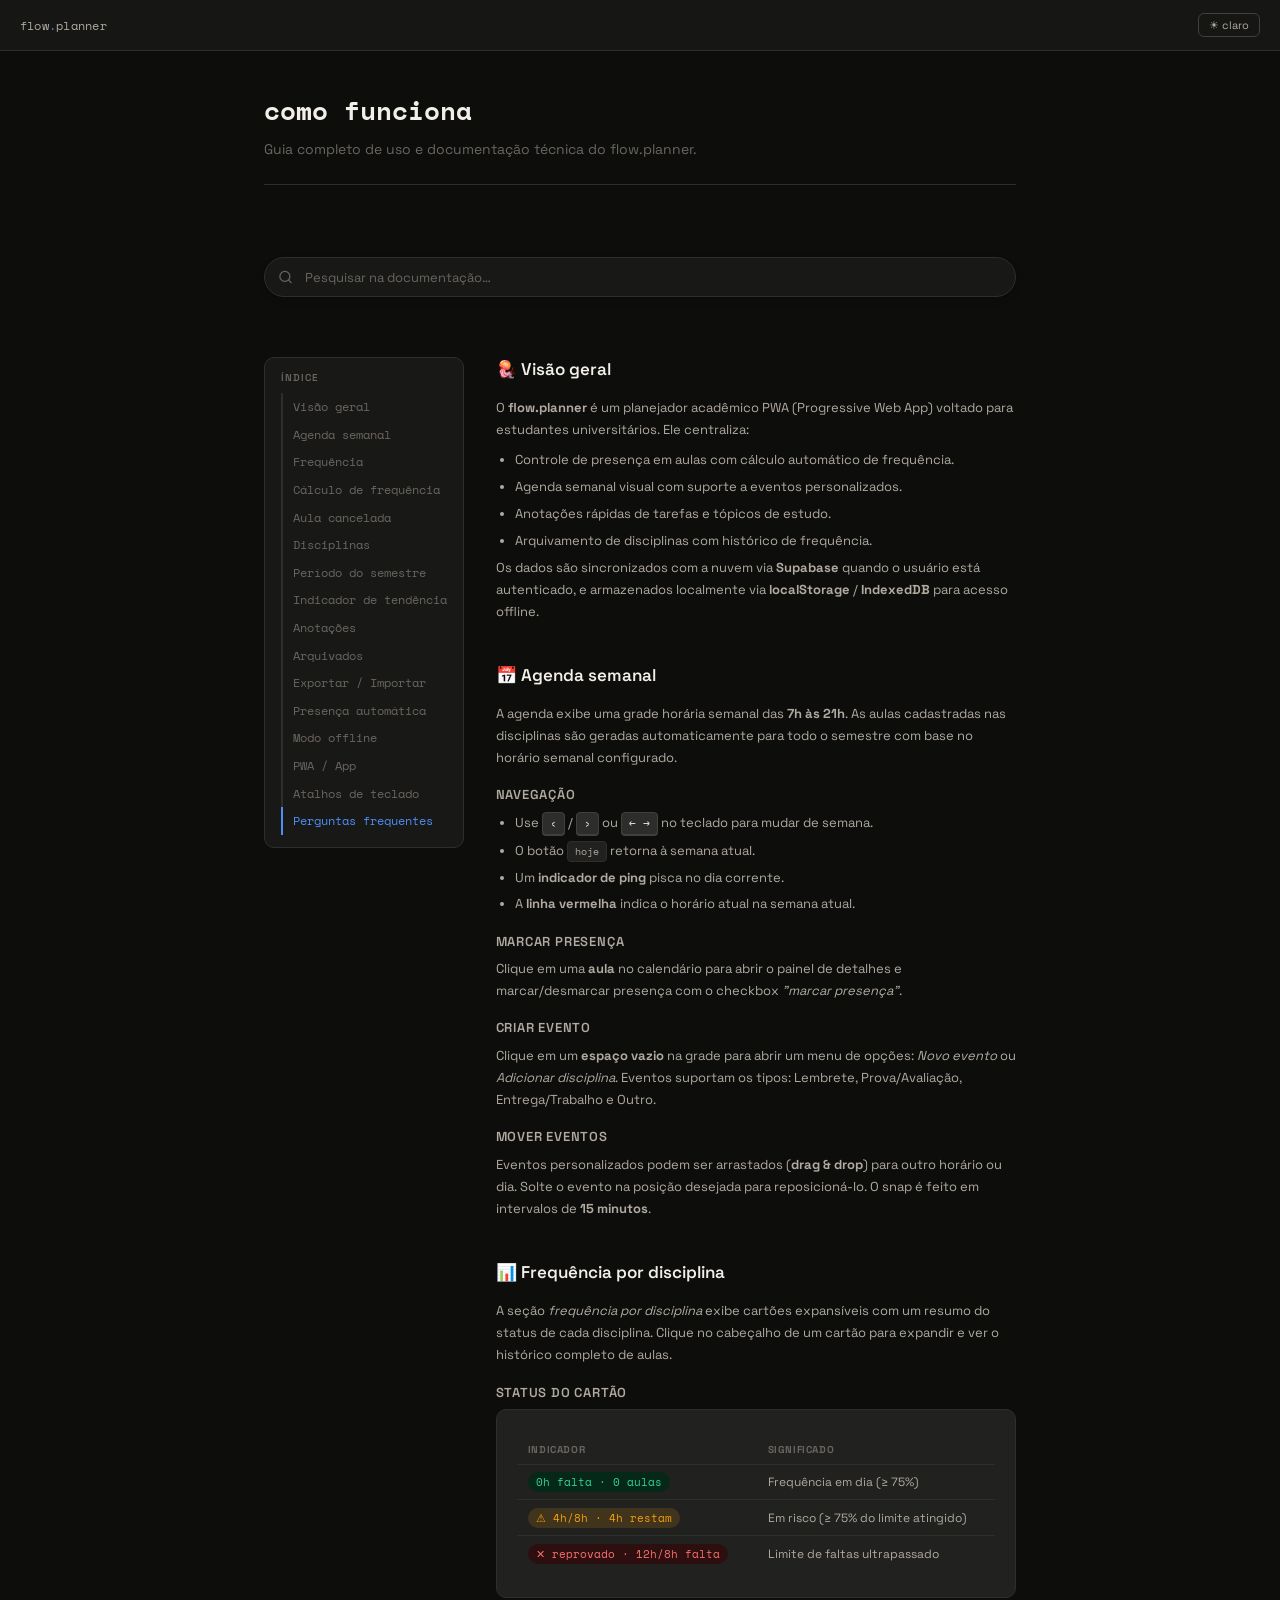
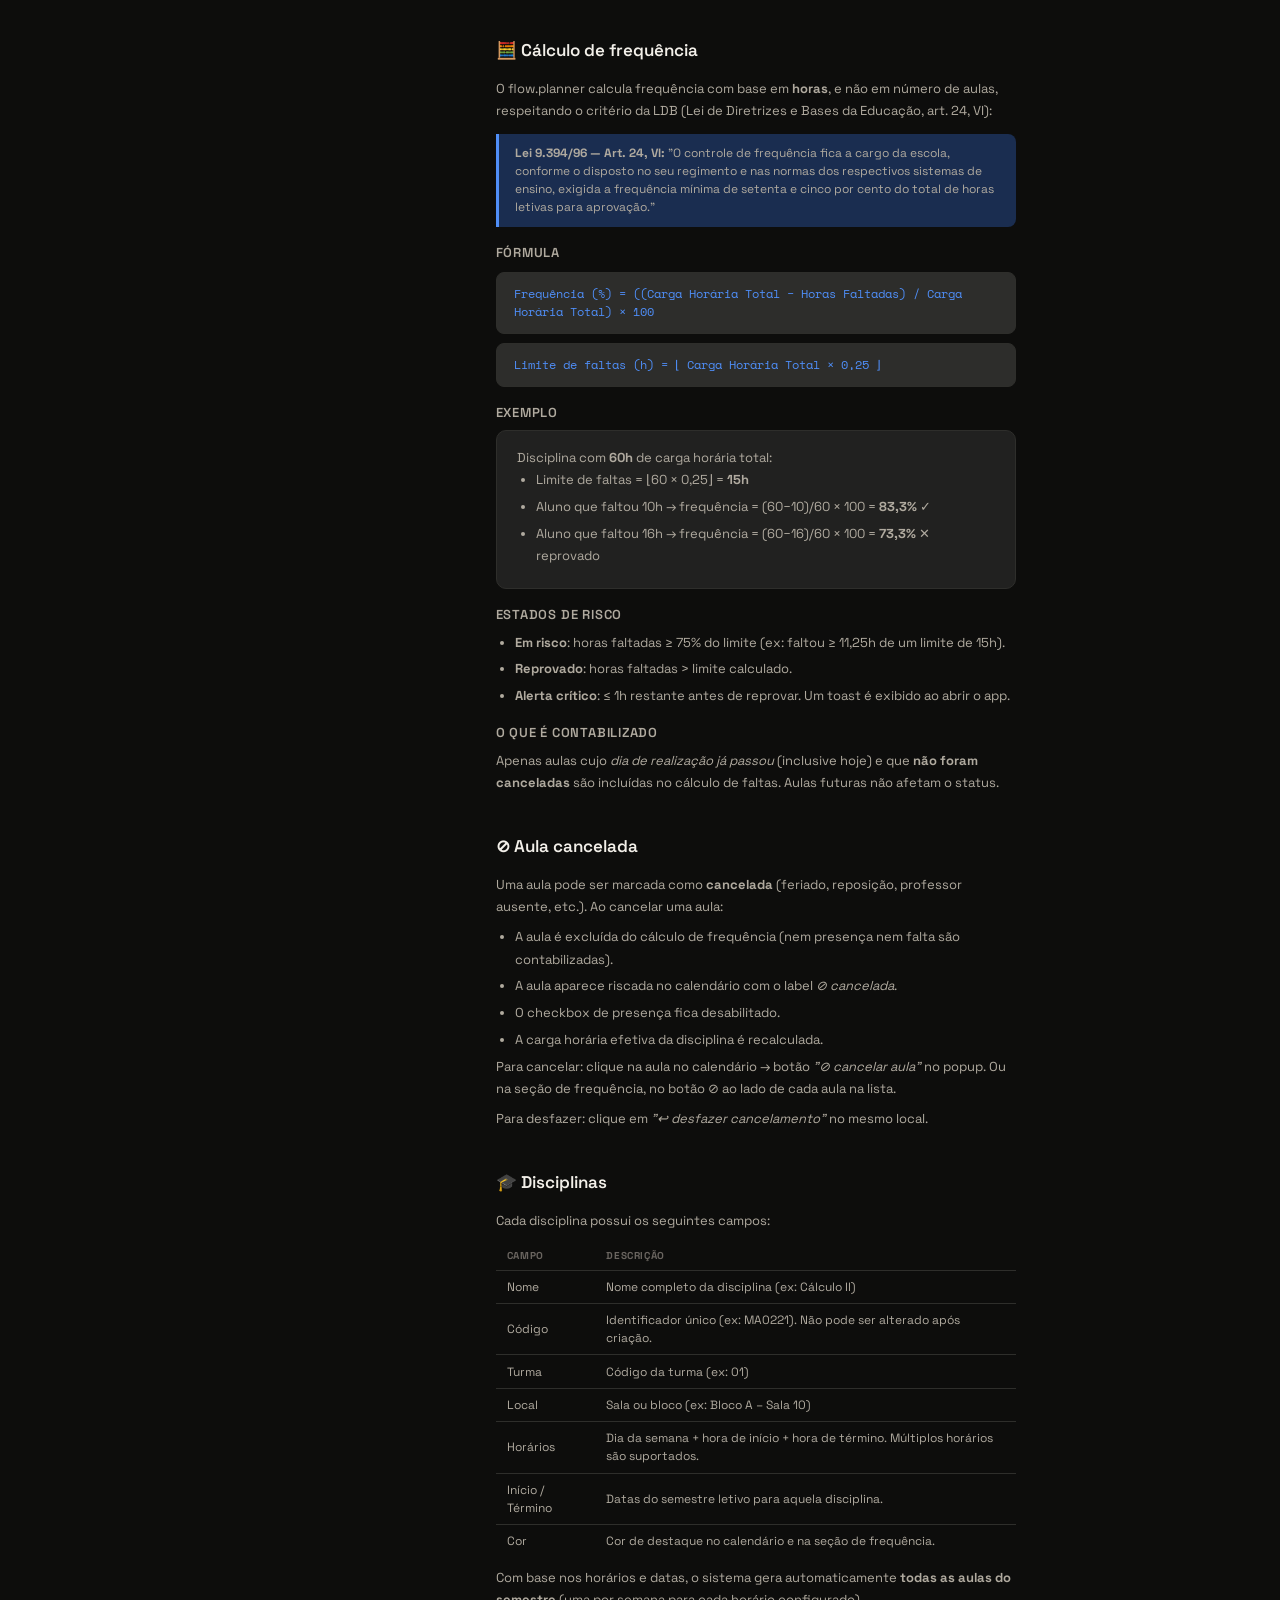
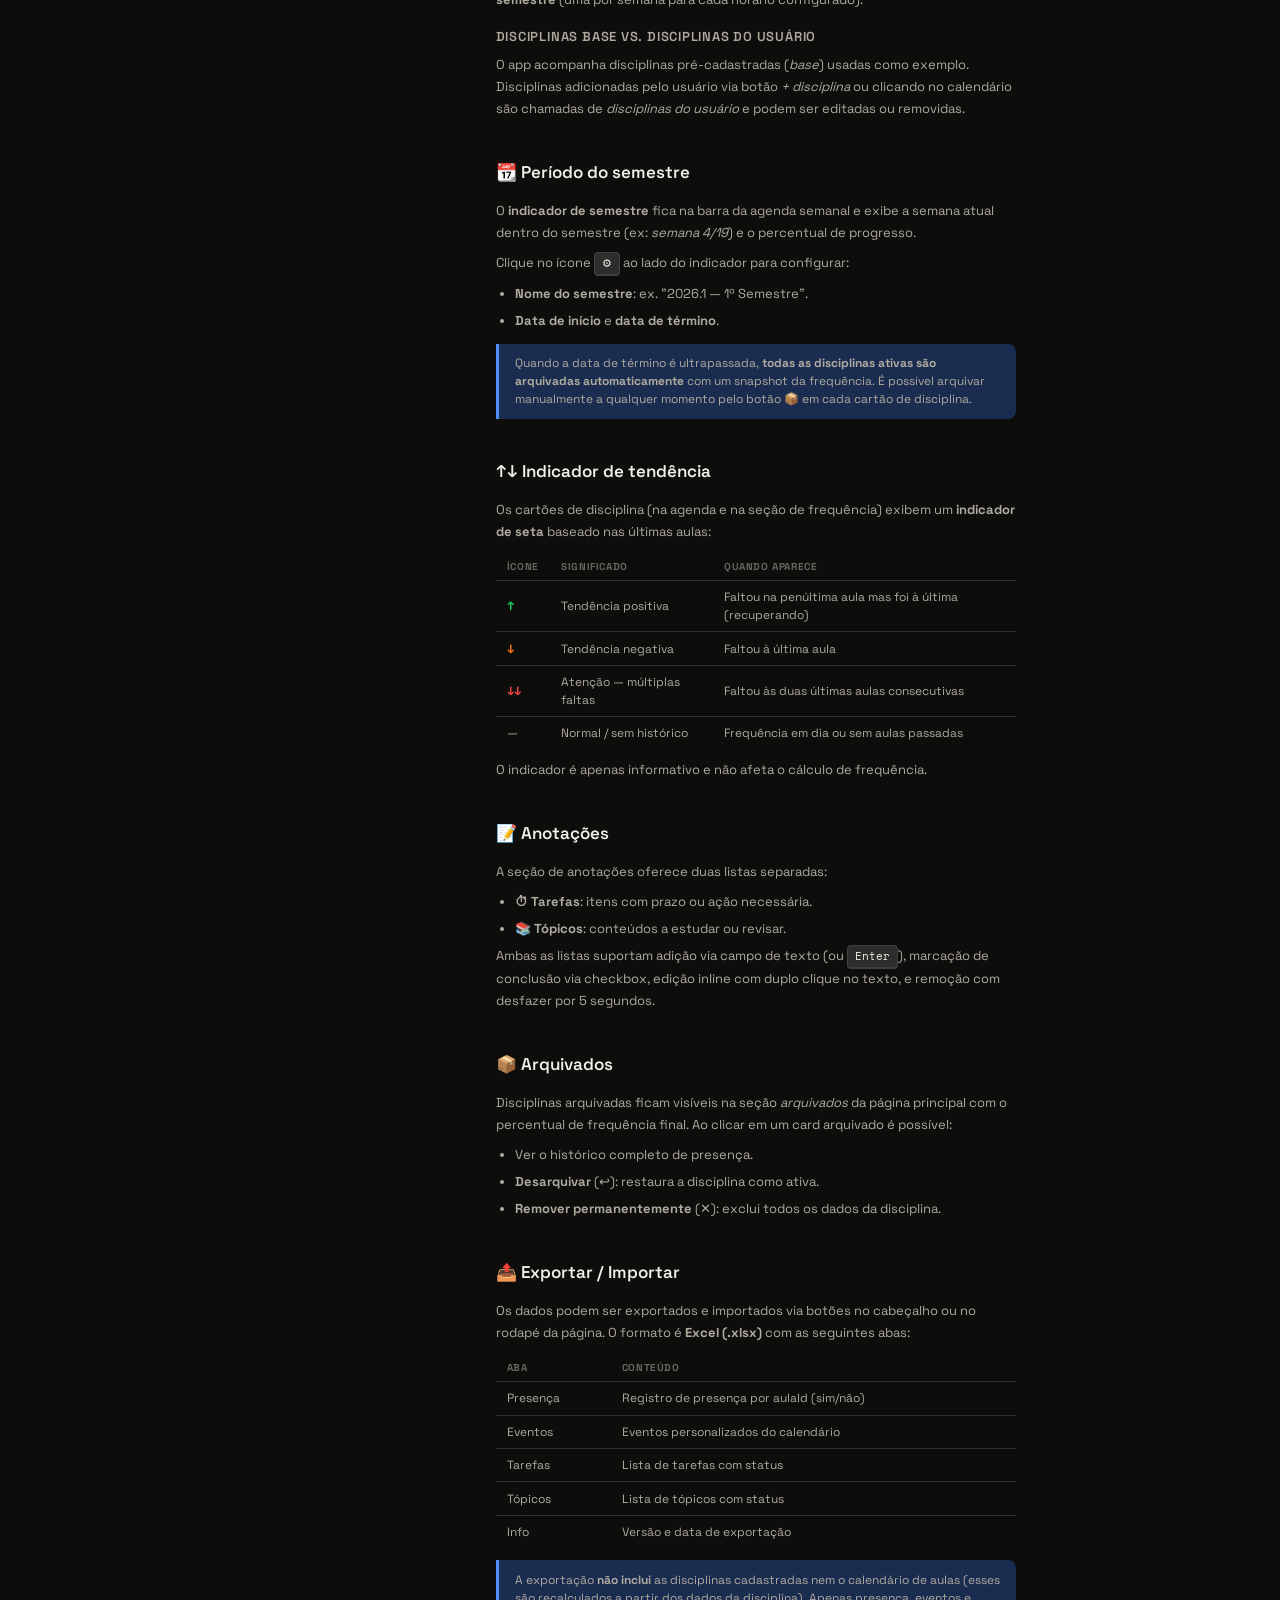
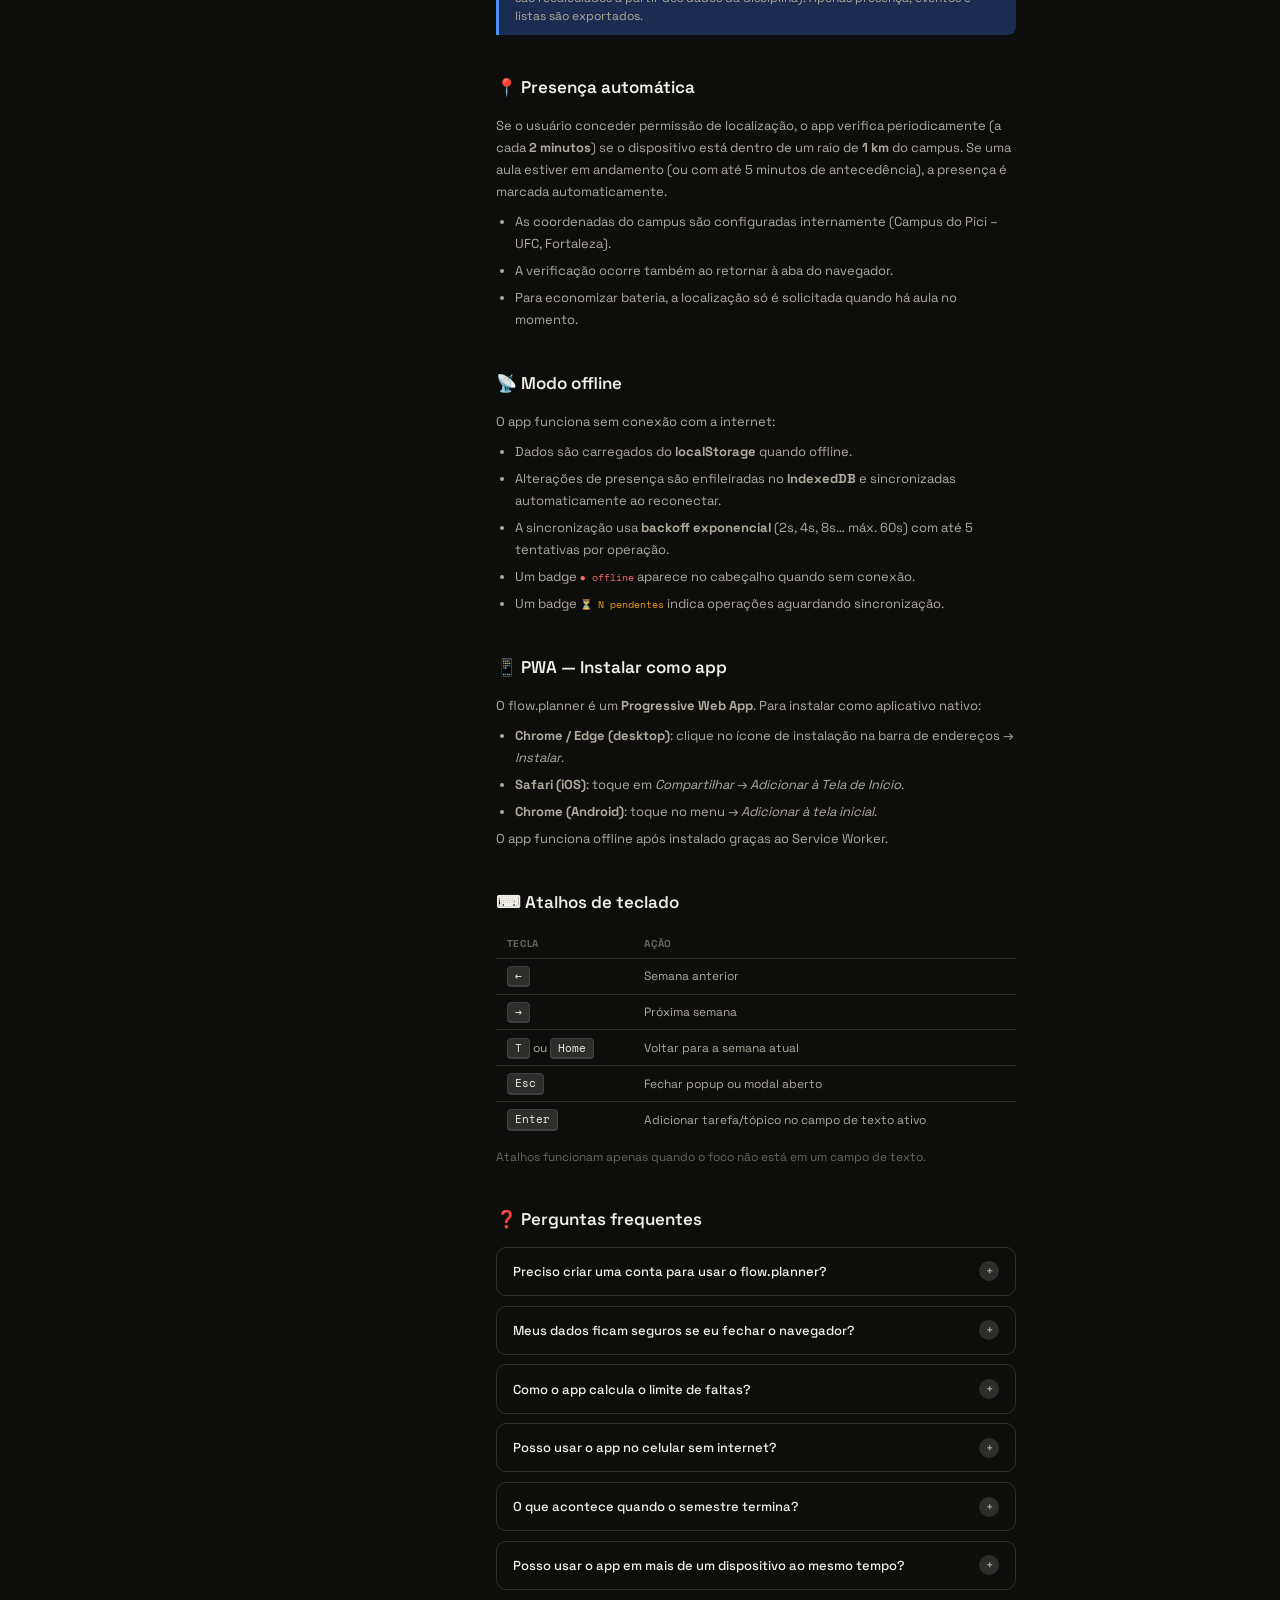
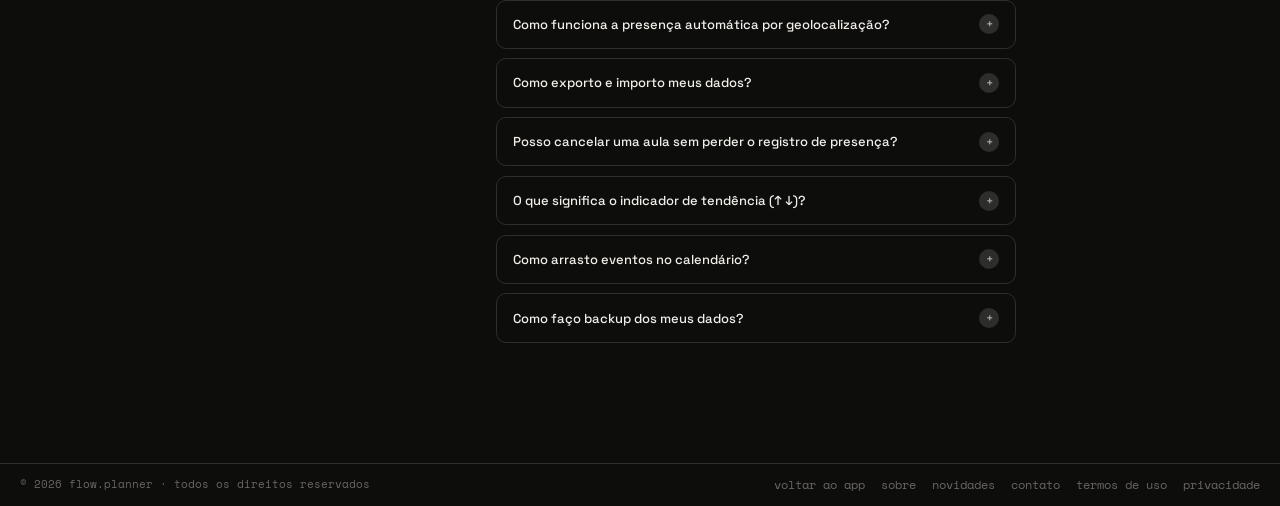
<file: como-funciona.html>
<!DOCTYPE html>
<html lang="pt-BR">
<head>
<meta charset="UTF-8">
<meta name="viewport" content="width=device-width, initial-scale=1.0">
<script src="https://js.sentry-cdn.com/d4fd822a23b289c483736a7b996e8d0f.min.js" crossorigin="anonymous"></script>
<title>Como Funciona — flow.planner</title>
<link rel="icon" href="favicon.svg" type="image/svg+xml">
<link rel="icon" href="favicon.ico" type="image/x-icon">
<link rel="canonical" href="https://joaoclaudiano.github.io/planner/como-funciona.html">
<link rel="preconnect" href="https://fonts.googleapis.com">
<link rel="preconnect" href="https://fonts.gstatic.com" crossorigin>
<link href="https://fonts.googleapis.com/css2?family=Space+Grotesk:wght@300;400;500;600&family=Space+Mono:wght@400;700&display=swap" rel="stylesheet">
<link rel="stylesheet" href="assets/css/style.css">
<style>
.doc-nav { position: sticky; top: 60px; background: var(--surface); border: 1px solid var(--border); border-radius: var(--r); padding: .75rem 1rem; font-size: 12px; min-width: 180px; height: fit-content; }
.doc-nav a { display: block; color: var(--text3); text-decoration: none; font-family: var(--mono); padding: .3rem 0; border-left: 2px solid var(--border); padding-left: .6rem; transition: color .15s, border-color .15s; }
.doc-nav a:hover, .doc-nav a.active { color: var(--accent); border-left-color: var(--accent); }
.doc-layout { display: flex; gap: 2rem; align-items: flex-start; }
.doc-content { flex: 1; min-width: 0; }
.doc-section { margin-bottom: 2.5rem; scroll-margin-top: 70px; }
.doc-section h2 { font-size: 17px; font-weight: 600; margin-bottom: .9rem; color: var(--text); display: flex; align-items: center; gap: .5rem; }
.doc-section h3 { font-size: 13px; font-weight: 600; margin: 1rem 0 .45rem; color: var(--text2); text-transform: uppercase; letter-spacing: .06em; }
.doc-section p, .doc-section li { font-size: 13px; color: var(--text2); line-height: 1.7; margin-bottom: .5rem; }
.doc-section ul, .doc-section ol { padding-left: 1.2rem; }
.doc-section li { margin-bottom: .3rem; }
.doc-card { background: var(--surface2); border: 1px solid var(--border); border-radius: var(--r); padding: 1rem 1.25rem; margin-bottom: 1rem; }
.doc-card p { margin-bottom: 0; }
.formula-box { background: var(--surface3); border: 1px solid var(--border); border-radius: 8px; padding: .75rem 1.1rem; font-family: var(--mono); font-size: 12px; color: var(--accent); margin: .6rem 0; }
.badge-ex { display: inline-flex; align-items: center; gap: .3rem; padding: 2px 8px; border-radius: 20px; font-family: var(--mono); font-size: 11px; font-weight: 500; }
.badge-safe   { background: var(--okb);   color: var(--ok); }
.badge-warn   { background: color-mix(in srgb, #f59e0b 15%, transparent); color: #f59e0b; }
.badge-danger { background: var(--warnb); color: var(--warn); }
.tag { display: inline-block; background: var(--surface2); border: 1px solid var(--border); border-radius: 4px; padding: 1px 7px; font-family: var(--mono); font-size: 10px; color: var(--text2); }
.kbd { display: inline-block; background: var(--surface3); border: 1px solid var(--border2); border-radius: 4px; padding: 1px 7px; font-family: var(--mono); font-size: 11px; color: var(--text); box-shadow: 0 1px 0 var(--border2); }
table.doc-table { width: 100%; border-collapse: collapse; font-size: 12px; margin: .6rem 0; }
.doc-table th { text-align: left; padding: .4rem .7rem; font-size: 10px; text-transform: uppercase; letter-spacing: .06em; color: var(--text3); border-bottom: 1px solid var(--border); }
.doc-table td { padding: .45rem .7rem; border-bottom: 1px solid var(--border); color: var(--text2); }
.doc-table tr:last-child td { border-bottom: none; }
.note-box { background: var(--accent-bg); border-left: 3px solid var(--accent); border-radius: 0 8px 8px 0; padding: .65rem 1rem; margin: .75rem 0; font-size: 12px; color: var(--text2); }

/* ── Search bar ── */
.doc-search-wrap { position: relative; margin-bottom: 1.75rem; }
.doc-search-wrap svg { position: absolute; left: .85rem; top: 50%; transform: translateY(-50%); color: var(--text3); pointer-events: none; width: 15px; height: 15px; }
#docSearch {
  width: 100%; height: 40px;
  padding: 0 1rem 0 2.5rem;
  background: var(--surface); border: 1px solid var(--border);
  border-radius: 20px; font-size: 13px; color: var(--text);
  font-family: var(--sans); outline: none;
  transition: border-color .2s, box-shadow .2s;
  box-shadow: var(--sh);
}
#docSearch::placeholder { color: var(--text3); }
#docSearch:focus { border-color: var(--accent); box-shadow: 0 0 0 3px color-mix(in srgb, var(--accent) 18%, transparent); }
.search-clear { position: absolute; right: .75rem; top: 50%; transform: translateY(-50%); background: none; border: none; cursor: pointer; color: var(--text3); font-size: 16px; line-height: 1; padding: 2px 4px; border-radius: 50%; transition: color .15s, background .15s; display: none; }
.search-clear:hover { color: var(--text); background: var(--surface2); }
.search-no-results { font-size: 12px; color: var(--text3); text-align: center; padding: 2rem 0; display: none; }
mark.search-hl { background: color-mix(in srgb, var(--accent) 22%, transparent); color: inherit; border-radius: 2px; padding: 0 1px; }

/* ── FAQ accordion ── */
.faq-item { border: 1px solid var(--border); border-radius: var(--r); margin-bottom: .6rem; overflow: hidden; transition: border-color .2s; }
.faq-item:hover { border-color: var(--border2); }
.faq-btn {
  width: 100%; display: flex; align-items: center; justify-content: space-between;
  padding: .85rem 1rem; background: none; border: none; cursor: pointer;
  font-family: var(--sans); font-size: 13px; font-weight: 500; color: var(--text);
  text-align: left; gap: .75rem; transition: background .15s;
}
.faq-btn:hover { background: var(--surface2); }
.faq-btn[aria-expanded="true"] { background: var(--surface2); }
.faq-icon {
  flex-shrink: 0; width: 20px; height: 20px; border-radius: 50%;
  background: var(--surface3); display: flex; align-items: center; justify-content: center;
  font-size: 12px; color: var(--text2); transition: transform .3s ease, background .2s;
}
.faq-btn[aria-expanded="true"] .faq-icon { transform: rotate(45deg); background: var(--accent-bg); color: var(--accent); }
.faq-body {
  display: grid; grid-template-rows: 0fr;
  transition: grid-template-rows .3s ease;
}
.faq-item.open .faq-body { grid-template-rows: 1fr; }
.faq-inner { overflow: hidden; padding: 0 1rem; }
.faq-item.open .faq-inner { padding: 0 1rem .9rem; }
.faq-inner p, .faq-inner li { font-size: 13px; color: var(--text2); line-height: 1.7; margin-bottom: .4rem; }
.faq-inner ul { padding-left: 1.2rem; }
.faq-inner li { margin-bottom: .25rem; }
.faq-inner .note-box { margin-top: .5rem; }

/* ── Scroll-to-top button ── */
#scrollTop {
  position: fixed; bottom: 1.75rem; right: 1.75rem; z-index: 300;
  width: 40px; height: 40px; border-radius: 50%;
  background: var(--surface); border: 1px solid var(--border);
  box-shadow: 0 2px 12px rgba(0,0,0,.12);
  display: flex; align-items: center; justify-content: center;
  cursor: pointer; color: var(--text2); font-size: 16px;
  opacity: 0; pointer-events: none;
  transition: opacity .25s, transform .25s, background .15s, color .15s;
  transform: translateY(10px);
}
#scrollTop.visible { opacity: 1; pointer-events: auto; transform: translateY(0); }
#scrollTop:hover { background: var(--accent); color: #fff; border-color: var(--accent); }

@media (max-width: 720px) { .doc-layout { flex-direction: column; } .doc-nav { position: static; width: 100%; } }
</style>
</head>
<body>
<header>
  <div class="header-top">
    <div style="display:flex;align-items:center">
      <a href="index.html" style="text-decoration:none"><span class="logo">flow<b>.</b>planner</span></a>
    </div>
    <div class="hright">
      <button class="hbtn" id="btnDark" aria-label="Alternar tema">☀ claro</button>
    </div>
  </div>
</header>

<main class="page-wrap">
  <div class="page-hero">
    <h1>como funciona</h1>
    <p>Guia completo de uso e documentação técnica do flow.planner.</p>
  </div>

  <!-- Barra de pesquisa -->
  <div class="doc-search-wrap">
    <svg viewBox="0 0 24 24" fill="none" stroke="currentColor" stroke-width="2" stroke-linecap="round" stroke-linejoin="round" aria-hidden="true"><circle cx="11" cy="11" r="8"/><line x1="21" y1="21" x2="16.65" y2="16.65"/></svg>
    <input id="docSearch" type="search" placeholder="Pesquisar na documentação…" autocomplete="off" spellcheck="false" aria-label="Pesquisar na documentação">
    <button class="search-clear" id="searchClear" aria-label="Limpar pesquisa" title="Limpar">✕</button>
  </div>
  <p class="search-no-results" id="searchNoResults">Nenhum resultado para "<span id="searchTerm"></span>".</p>

  <div class="doc-layout">
    <!-- Índice lateral -->
    <nav class="doc-nav">
      <div style="font-size:10px;text-transform:uppercase;letter-spacing:.1em;color:var(--text3);margin-bottom:.5rem;font-weight:600">Índice</div>
      <a href="#visao-geral">Visão geral</a>
      <a href="#agenda">Agenda semanal</a>
      <a href="#frequencia">Frequência</a>
      <a href="#calculo">Cálculo de frequência</a>
      <a href="#aula-cancelada">Aula cancelada</a>
      <a href="#disciplinas">Disciplinas</a>
      <a href="#semestre">Período do semestre</a>
      <a href="#tendencia">Indicador de tendência</a>
      <a href="#anotacoes">Anotações</a>
      <a href="#arquivos">Arquivados</a>
      <a href="#exportar">Exportar / Importar</a>
      <a href="#geolocalizacao">Presença automática</a>
      <a href="#offline">Modo offline</a>
      <a href="#pwa">PWA / App</a>
      <a href="#atalhos">Atalhos de teclado</a>
      <a href="#faq">Perguntas frequentes</a>
    </nav>

    <div class="doc-content">
      <!-- Visão geral -->
      <div class="doc-section" id="visao-geral">
        <h2>🪼 Visão geral</h2>
        <p>O <strong>flow.planner</strong> é um planejador acadêmico PWA (Progressive Web App) voltado para estudantes universitários. Ele centraliza:</p>
        <ul>
          <li>Controle de presença em aulas com cálculo automático de frequência.</li>
          <li>Agenda semanal visual com suporte a eventos personalizados.</li>
          <li>Anotações rápidas de tarefas e tópicos de estudo.</li>
          <li>Arquivamento de disciplinas com histórico de frequência.</li>
        </ul>
        <p>Os dados são sincronizados com a nuvem via <strong>Supabase</strong> quando o usuário está autenticado, e armazenados localmente via <strong>localStorage</strong> / <strong>IndexedDB</strong> para acesso offline.</p>
      </div>

      <!-- Agenda semanal -->
      <div class="doc-section" id="agenda">
        <h2>📅 Agenda semanal</h2>
        <p>A agenda exibe uma grade horária semanal das <strong>7h às 21h</strong>. As aulas cadastradas nas disciplinas são geradas automaticamente para todo o semestre com base no horário semanal configurado.</p>

        <h3>Navegação</h3>
        <ul>
          <li>Use <span class="kbd">‹</span> / <span class="kbd">›</span> ou <span class="kbd">← →</span> no teclado para mudar de semana.</li>
          <li>O botão <span class="tag">hoje</span> retorna à semana atual.</li>
          <li>Um <strong>indicador de ping</strong> pisca no dia corrente.</li>
          <li>A <strong>linha vermelha</strong> indica o horário atual na semana atual.</li>
        </ul>

        <h3>Marcar presença</h3>
        <p>Clique em uma <strong>aula</strong> no calendário para abrir o painel de detalhes e marcar/desmarcar presença com o checkbox <em>"marcar presença"</em>.</p>

        <h3>Criar evento</h3>
        <p>Clique em um <strong>espaço vazio</strong> na grade para abrir um menu de opções: <em>Novo evento</em> ou <em>Adicionar disciplina</em>. Eventos suportam os tipos: Lembrete, Prova/Avaliação, Entrega/Trabalho e Outro.</p>

        <h3>Mover eventos</h3>
        <p>Eventos personalizados podem ser arrastados (<strong>drag & drop</strong>) para outro horário ou dia. Solte o evento na posição desejada para reposicioná-lo. O snap é feito em intervalos de <strong>15 minutos</strong>.</p>
      </div>

      <!-- Frequência -->
      <div class="doc-section" id="frequencia">
        <h2>📊 Frequência por disciplina</h2>
        <p>A seção <em>frequência por disciplina</em> exibe cartões expansíveis com um resumo do status de cada disciplina. Clique no cabeçalho de um cartão para expandir e ver o histórico completo de aulas.</p>

        <h3>Status do cartão</h3>
        <div class="doc-card">
          <table class="doc-table">
            <tr><th>Indicador</th><th>Significado</th></tr>
            <tr><td><span class="badge-ex badge-safe">0h falta · 0 aulas</span></td><td>Frequência em dia (≥ 75%)</td></tr>
            <tr><td><span class="badge-ex badge-warn">⚠ 4h/8h · 4h restam</span></td><td>Em risco (≥ 75% do limite atingido)</td></tr>
            <tr><td><span class="badge-ex badge-danger">✕ reprovado · 12h/8h falta</span></td><td>Limite de faltas ultrapassado</td></tr>
          </table>
        </div>
      </div>

      <!-- Cálculo de frequência -->
      <div class="doc-section" id="calculo">
        <h2>🧮 Cálculo de frequência</h2>
        <p>O flow.planner calcula frequência com base em <strong>horas</strong>, e não em número de aulas, respeitando o critério da LDB (Lei de Diretrizes e Bases da Educação, art. 24, VI):</p>

        <div class="note-box">
          <strong>Lei 9.394/96 — Art. 24, VI:</strong> "O controle de frequência fica a cargo da escola, conforme o disposto no seu regimento e nas normas dos respectivos sistemas de ensino, exigida a frequência mínima de setenta e cinco por cento do total de horas letivas para aprovação."
        </div>

        <h3>Fórmula</h3>
        <div class="formula-box">
          Frequência (%) = ((Carga Horária Total − Horas Faltadas) / Carga Horária Total) × 100
        </div>
        <div class="formula-box">
          Limite de faltas (h) = ⌊ Carga Horária Total × 0,25 ⌋
        </div>

        <h3>Exemplo</h3>
        <div class="doc-card">
          <p>Disciplina com <strong>60h</strong> de carga horária total:</p>
          <ul>
            <li>Limite de faltas = ⌊60 × 0,25⌋ = <strong>15h</strong></li>
            <li>Aluno que faltou 10h → frequência = (60−10)/60 × 100 = <strong>83,3%</strong> ✓</li>
            <li>Aluno que faltou 16h → frequência = (60−16)/60 × 100 = <strong>73,3%</strong> ✕ reprovado</li>
          </ul>
        </div>

        <h3>Estados de risco</h3>
        <ul>
          <li><strong>Em risco</strong>: horas faltadas ≥ 75% do limite (ex: faltou ≥ 11,25h de um limite de 15h).</li>
          <li><strong>Reprovado</strong>: horas faltadas > limite calculado.</li>
          <li><strong>Alerta crítico</strong>: ≤ 1h restante antes de reprovar. Um toast é exibido ao abrir o app.</li>
        </ul>

        <h3>O que é contabilizado</h3>
        <p>Apenas aulas cujo <em>dia de realização já passou</em> (inclusive hoje) e que <strong>não foram canceladas</strong> são incluídas no cálculo de faltas. Aulas futuras não afetam o status.</p>
      </div>

      <!-- Aula cancelada -->
      <div class="doc-section" id="aula-cancelada">
        <h2>⊘ Aula cancelada</h2>
        <p>Uma aula pode ser marcada como <strong>cancelada</strong> (feriado, reposição, professor ausente, etc.). Ao cancelar uma aula:</p>
        <ul>
          <li>A aula é excluída do cálculo de frequência (nem presença nem falta são contabilizadas).</li>
          <li>A aula aparece riscada no calendário com o label <em>⊘ cancelada</em>.</li>
          <li>O checkbox de presença fica desabilitado.</li>
          <li>A carga horária efetiva da disciplina é recalculada.</li>
        </ul>
        <p>Para cancelar: clique na aula no calendário → botão <em>"⊘ cancelar aula"</em> no popup. Ou na seção de frequência, no botão ⊘ ao lado de cada aula na lista.</p>
        <p>Para desfazer: clique em <em>"↩ desfazer cancelamento"</em> no mesmo local.</p>
      </div>

      <!-- Disciplinas -->
      <div class="doc-section" id="disciplinas">
        <h2>🎓 Disciplinas</h2>
        <p>Cada disciplina possui os seguintes campos:</p>
        <table class="doc-table">
          <tr><th>Campo</th><th>Descrição</th></tr>
          <tr><td>Nome</td><td>Nome completo da disciplina (ex: Cálculo II)</td></tr>
          <tr><td>Código</td><td>Identificador único (ex: MA0221). Não pode ser alterado após criação.</td></tr>
          <tr><td>Turma</td><td>Código da turma (ex: 01)</td></tr>
          <tr><td>Local</td><td>Sala ou bloco (ex: Bloco A – Sala 10)</td></tr>
          <tr><td>Horários</td><td>Dia da semana + hora de início + hora de término. Múltiplos horários são suportados.</td></tr>
          <tr><td>Início / Término</td><td>Datas do semestre letivo para aquela disciplina.</td></tr>
          <tr><td>Cor</td><td>Cor de destaque no calendário e na seção de frequência.</td></tr>
        </table>
        <p>Com base nos horários e datas, o sistema gera automaticamente <strong>todas as aulas do semestre</strong> (uma por semana para cada horário configurado).</p>

        <h3>Disciplinas base vs. disciplinas do usuário</h3>
        <p>O app acompanha disciplinas pré-cadastradas (<em>base</em>) usadas como exemplo. Disciplinas adicionadas pelo usuário via botão <em>+ disciplina</em> ou clicando no calendário são chamadas de <em>disciplinas do usuário</em> e podem ser editadas ou removidas.</p>
      </div>

      <!-- Semestre -->
      <div class="doc-section" id="semestre">
        <h2>📆 Período do semestre</h2>
        <p>O <strong>indicador de semestre</strong> fica na barra da agenda semanal e exibe a semana atual dentro do semestre (ex: <em>semana 4/19</em>) e o percentual de progresso.</p>
        <p>Clique no ícone <span class="kbd">⚙</span> ao lado do indicador para configurar:</p>
        <ul>
          <li><strong>Nome do semestre</strong>: ex. "2026.1 — 1º Semestre".</li>
          <li><strong>Data de início</strong> e <strong>data de término</strong>.</li>
        </ul>
        <div class="note-box">
          Quando a data de término é ultrapassada, <strong>todas as disciplinas ativas são arquivadas automaticamente</strong> com um snapshot da frequência. É possível arquivar manualmente a qualquer momento pelo botão 📦 em cada cartão de disciplina.
        </div>
      </div>

      <!-- Tendência -->
      <div class="doc-section" id="tendencia">
        <h2>↑↓ Indicador de tendência</h2>
        <p>Os cartões de disciplina (na agenda e na seção de frequência) exibem um <strong>indicador de seta</strong> baseado nas últimas aulas:</p>
        <table class="doc-table">
          <tr><th>Ícone</th><th>Significado</th><th>Quando aparece</th></tr>
          <tr><td><span style="color:#22c55e;font-weight:bold">↑</span></td><td>Tendência positiva</td><td>Faltou na penúltima aula mas foi à última (recuperando)</td></tr>
          <tr><td><span style="color:#f97316;font-weight:bold">↓</span></td><td>Tendência negativa</td><td>Faltou à última aula</td></tr>
          <tr><td><span style="color:#ef4444;font-weight:bold">↓↓</span></td><td>Atenção — múltiplas faltas</td><td>Faltou às duas últimas aulas consecutivas</td></tr>
          <tr><td>—</td><td>Normal / sem histórico</td><td>Frequência em dia ou sem aulas passadas</td></tr>
        </table>
        <p>O indicador é apenas informativo e não afeta o cálculo de frequência.</p>
      </div>

      <!-- Anotações -->
      <div class="doc-section" id="anotacoes">
        <h2>📝 Anotações</h2>
        <p>A seção de anotações oferece duas listas separadas:</p>
        <ul>
          <li><strong>⏱ Tarefas</strong>: itens com prazo ou ação necessária.</li>
          <li><strong>📚 Tópicos</strong>: conteúdos a estudar ou revisar.</li>
        </ul>
        <p>Ambas as listas suportam adição via campo de texto (ou <span class="kbd">Enter</span>), marcação de conclusão via checkbox, edição inline com duplo clique no texto, e remoção com desfazer por 5 segundos.</p>
      </div>

      <!-- Arquivados -->
      <div class="doc-section" id="arquivos">
        <h2>📦 Arquivados</h2>
        <p>Disciplinas arquivadas ficam visíveis na seção <em>arquivados</em> da página principal com o percentual de frequência final. Ao clicar em um card arquivado é possível:</p>
        <ul>
          <li>Ver o histórico completo de presença.</li>
          <li><strong>Desarquivar</strong> (↩): restaura a disciplina como ativa.</li>
          <li><strong>Remover permanentemente</strong> (✕): exclui todos os dados da disciplina.</li>
        </ul>
      </div>

      <!-- Exportar / Importar -->
      <div class="doc-section" id="exportar">
        <h2>📤 Exportar / Importar</h2>
        <p>Os dados podem ser exportados e importados via botões no cabeçalho ou no rodapé da página. O formato é <strong>Excel (.xlsx)</strong> com as seguintes abas:</p>
        <table class="doc-table">
          <tr><th>Aba</th><th>Conteúdo</th></tr>
          <tr><td>Presença</td><td>Registro de presença por aulaId (sim/não)</td></tr>
          <tr><td>Eventos</td><td>Eventos personalizados do calendário</td></tr>
          <tr><td>Tarefas</td><td>Lista de tarefas com status</td></tr>
          <tr><td>Tópicos</td><td>Lista de tópicos com status</td></tr>
          <tr><td>Info</td><td>Versão e data de exportação</td></tr>
        </table>
        <div class="note-box">
          A exportação <strong>não inclui</strong> as disciplinas cadastradas nem o calendário de aulas (esses são recalculados a partir dos dados da disciplina). Apenas presença, eventos e listas são exportados.
        </div>
      </div>

      <!-- Geolocalização -->
      <div class="doc-section" id="geolocalizacao">
        <h2>📍 Presença automática</h2>
        <p>Se o usuário conceder permissão de localização, o app verifica periodicamente (a cada <strong>2 minutos</strong>) se o dispositivo está dentro de um raio de <strong>1 km</strong> do campus. Se uma aula estiver em andamento (ou com até 5 minutos de antecedência), a presença é marcada automaticamente.</p>
        <ul>
          <li>As coordenadas do campus são configuradas internamente (Campus do Pici – UFC, Fortaleza).</li>
          <li>A verificação ocorre também ao retornar à aba do navegador.</li>
          <li>Para economizar bateria, a localização só é solicitada quando há aula no momento.</li>
        </ul>
      </div>

      <!-- Offline -->
      <div class="doc-section" id="offline">
        <h2>📡 Modo offline</h2>
        <p>O app funciona sem conexão com a internet:</p>
        <ul>
          <li>Dados são carregados do <strong>localStorage</strong> quando offline.</li>
          <li>Alterações de presença são enfileiradas no <strong>IndexedDB</strong> e sincronizadas automaticamente ao reconectar.</li>
          <li>A sincronização usa <strong>backoff exponencial</strong> (2s, 4s, 8s… máx. 60s) com até 5 tentativas por operação.</li>
          <li>Um badge <span style="font-family:var(--mono);font-size:10px;color:var(--warn)">● offline</span> aparece no cabeçalho quando sem conexão.</li>
          <li>Um badge <span style="font-family:var(--mono);font-size:10px;color:#f59e0b">⏳ N pendentes</span> indica operações aguardando sincronização.</li>
        </ul>
      </div>

      <!-- PWA -->
      <div class="doc-section" id="pwa">
        <h2>📱 PWA — Instalar como app</h2>
        <p>O flow.planner é um <strong>Progressive Web App</strong>. Para instalar como aplicativo nativo:</p>
        <ul>
          <li><strong>Chrome / Edge (desktop)</strong>: clique no ícone de instalação na barra de endereços → <em>Instalar</em>.</li>
          <li><strong>Safari (iOS)</strong>: toque em <em>Compartilhar</em> → <em>Adicionar à Tela de Início</em>.</li>
          <li><strong>Chrome (Android)</strong>: toque no menu → <em>Adicionar à tela inicial</em>.</li>
        </ul>
        <p>O app funciona offline após instalado graças ao Service Worker.</p>
      </div>

      <!-- Atalhos -->
      <div class="doc-section" id="atalhos">
        <h2>⌨ Atalhos de teclado</h2>
        <table class="doc-table">
          <tr><th>Tecla</th><th>Ação</th></tr>
          <tr><td><span class="kbd">←</span></td><td>Semana anterior</td></tr>
          <tr><td><span class="kbd">→</span></td><td>Próxima semana</td></tr>
          <tr><td><span class="kbd">T</span> ou <span class="kbd">Home</span></td><td>Voltar para a semana atual</td></tr>
          <tr><td><span class="kbd">Esc</span></td><td>Fechar popup ou modal aberto</td></tr>
          <tr><td><span class="kbd">Enter</span></td><td>Adicionar tarefa/tópico no campo de texto ativo</td></tr>
        </table>
        <p style="margin-top:.5rem;font-size:12px;color:var(--text3)">Atalhos funcionam apenas quando o foco não está em um campo de texto.</p>
      </div>

      <!-- FAQ -->
      <div class="doc-section" id="faq">
        <h2>❓ Perguntas frequentes</h2>

        <div class="faq-item">
          <button class="faq-btn" aria-expanded="false">
            Preciso criar uma conta para usar o flow.planner?
            <span class="faq-icon" aria-hidden="true">+</span>
          </button>
          <div class="faq-body" role="region">
            <div class="faq-inner">
              <p>Não. O app funciona <strong>sem login</strong> usando apenas o armazenamento local do navegador (localStorage / IndexedDB). Criar uma conta é opcional e permite sincronizar seus dados entre dispositivos via <strong>Supabase</strong>.</p>
            </div>
          </div>
        </div>

        <div class="faq-item">
          <button class="faq-btn" aria-expanded="false">
            Meus dados ficam seguros se eu fechar o navegador?
            <span class="faq-icon" aria-hidden="true">+</span>
          </button>
          <div class="faq-body" role="region">
            <div class="faq-inner">
              <p>Sim. Todos os dados são persistidos automaticamente no <strong>localStorage</strong> do seu navegador. Se você estiver logado, os dados também são sincronizados na nuvem. A única situação em que os dados locais são perdidos é se você limpar manualmente o cache e os dados do site.</p>
            </div>
          </div>
        </div>

        <div class="faq-item">
          <button class="faq-btn" aria-expanded="false">
            Como o app calcula o limite de faltas?
            <span class="faq-icon" aria-hidden="true">+</span>
          </button>
          <div class="faq-body" role="region">
            <div class="faq-inner">
              <p>O cálculo segue a <strong>Lei 9.394/96 (LDB), art. 24, VI</strong>, que exige frequência mínima de <strong>75%</strong> do total de horas letivas. Portanto:</p>
              <ul>
                <li>Limite de faltas (h) = ⌊ Carga Horária Total × 0,25 ⌋</li>
                <li>Exemplo: disciplina de 60h → limite de <strong>15h</strong> de falta.</li>
              </ul>
              <p>O cálculo é feito em <strong>horas</strong>, não em número de aulas, respeitando a carga horária real de cada disciplina.</p>
            </div>
          </div>
        </div>

        <div class="faq-item">
          <button class="faq-btn" aria-expanded="false">
            Posso usar o app no celular sem internet?
            <span class="faq-icon" aria-hidden="true">+</span>
          </button>
          <div class="faq-body" role="region">
            <div class="faq-inner">
              <p>Sim. O flow.planner é um <strong>PWA (Progressive Web App)</strong> com suporte completo a modo offline. Após a primeira visita, os arquivos são armazenados em cache pelo Service Worker. Alterações feitas offline são enfileiradas e sincronizadas automaticamente quando a conexão for restaurada.</p>
              <div class="note-box">Para instalar como app nativo no celular, acesse o site pelo Chrome (Android) ou Safari (iOS) e use a opção "Adicionar à tela inicial".</div>
            </div>
          </div>
        </div>

        <div class="faq-item">
          <button class="faq-btn" aria-expanded="false">
            O que acontece quando o semestre termina?
            <span class="faq-icon" aria-hidden="true">+</span>
          </button>
          <div class="faq-body" role="region">
            <div class="faq-inner">
              <p>Quando a data de término do semestre é ultrapassada, <strong>todas as disciplinas ativas são arquivadas automaticamente</strong> com um snapshot do percentual de frequência final. Você pode revisar o histórico na seção <em>Arquivados</em> e desarquivar qualquer disciplina a qualquer momento.</p>
            </div>
          </div>
        </div>

        <div class="faq-item">
          <button class="faq-btn" aria-expanded="false">
            Posso usar o app em mais de um dispositivo ao mesmo tempo?
            <span class="faq-icon" aria-hidden="true">+</span>
          </button>
          <div class="faq-body" role="region">
            <div class="faq-inner">
              <p>Sim, desde que você esteja <strong>logado</strong> com a mesma conta. Os dados são sincronizados em tempo real via Supabase. Sem login, cada dispositivo mantém seu próprio armazenamento local independente, sem sincronização entre eles.</p>
            </div>
          </div>
        </div>

        <div class="faq-item">
          <button class="faq-btn" aria-expanded="false">
            Como funciona a presença automática por geolocalização?
            <span class="faq-icon" aria-hidden="true">+</span>
          </button>
          <div class="faq-body" role="region">
            <div class="faq-inner">
              <p>Se você conceder permissão de localização, o app verifica a cada <strong>2 minutos</strong> se você está dentro de um raio de <strong>1 km</strong> do campus. Quando há uma aula em andamento (ou com até 5 min de antecedência), a presença é marcada automaticamente. A verificação também ocorre ao retornar à aba do navegador.</p>
            </div>
          </div>
        </div>

        <div class="faq-item">
          <button class="faq-btn" aria-expanded="false">
            Como exporto e importo meus dados?
            <span class="faq-icon" aria-hidden="true">+</span>
          </button>
          <div class="faq-body" role="region">
            <div class="faq-inner">
              <p>Use os botões de exportação/importação no cabeçalho ou rodapé da página principal. O arquivo gerado é um <strong>Excel (.xlsx)</strong> com abas separadas para Presença, Eventos, Tarefas, Tópicos e Info.</p>
              <div class="note-box">A exportação <strong>não inclui</strong> as disciplinas cadastradas — apenas os registros de presença, eventos e listas.</div>
            </div>
          </div>
        </div>

        <div class="faq-item">
          <button class="faq-btn" aria-expanded="false">
            Posso cancelar uma aula sem perder o registro de presença?
            <span class="faq-icon" aria-hidden="true">+</span>
          </button>
          <div class="faq-body" role="region">
            <div class="faq-inner">
              <p>Sim. Ao marcar uma aula como <strong>cancelada</strong>, ela é removida do cálculo de frequência — nem presença nem falta são contabilizadas. A aula aparece riscada no calendário com o label <em>⊘ cancelada</em>. Você pode desfazer o cancelamento a qualquer momento clicando em <em>"↩ desfazer cancelamento"</em>.</p>
            </div>
          </div>
        </div>

        <div class="faq-item">
          <button class="faq-btn" aria-expanded="false">
            O que significa o indicador de tendência (↑ ↓)?
            <span class="faq-icon" aria-hidden="true">+</span>
          </button>
          <div class="faq-body" role="region">
            <div class="faq-inner">
              <p>É um indicador visual baseado nas últimas aulas da disciplina:</p>
              <ul>
                <li><strong style="color:var(--ok)">↑</strong> — você faltou na penúltima aula mas foi à última (recuperando).</li>
                <li><strong style="color:#f97316">↓</strong> — você faltou à última aula.</li>
                <li><strong style="color:var(--warn)">↓↓</strong> — faltou às duas últimas aulas consecutivas.</li>
                <li><strong>—</strong> — frequência em dia ou sem histórico suficiente.</li>
              </ul>
              <p>O indicador é apenas informativo e não altera o cálculo de frequência.</p>
            </div>
          </div>
        </div>

        <div class="faq-item">
          <button class="faq-btn" aria-expanded="false">
            Como arrasto eventos no calendário?
            <span class="faq-icon" aria-hidden="true">+</span>
          </button>
          <div class="faq-body" role="region">
            <div class="faq-inner">
              <p>Apenas <strong>eventos personalizados</strong> (criados por você, não aulas de disciplinas) podem ser arrastados. Clique e segure sobre o evento e arraste-o até a nova posição na grade. O posicionamento faz snap em intervalos de <strong>15 minutos</strong>.</p>
            </div>
          </div>
        </div>

        <div class="faq-item">
          <button class="faq-btn" aria-expanded="false">
            Como faço backup dos meus dados?
            <span class="faq-icon" aria-hidden="true">+</span>
          </button>
          <div class="faq-body" role="region">
            <div class="faq-inner">
              <p>Use a função de <strong>exportação</strong> para gerar um arquivo Excel com seus dados de presença, eventos e listas. Guarde esse arquivo em um local seguro. Para restaurar, basta importar o mesmo arquivo em qualquer dispositivo com a mesma conta ou no mesmo navegador.</p>
            </div>
          </div>
        </div>

      </div><!-- /faq -->

    </div><!-- /doc-content -->
  </div><!-- /doc-layout -->
</main>

<footer>
  <span class="finfo">© <span id="fYear"></span> flow.planner · todos os direitos reservados</span>
  <nav class="fnav">
    <a href="index.html">voltar ao app</a>
    <a href="sobre.html">sobre</a>
    <a href="novidades.html">novidades</a>
    <a href="contato.html">contato</a>
    <a href="termos.html">termos de uso</a>
    <a href="privacidade.html">privacidade</a>
  </nav>
</footer>

<!-- Scroll to top -->
<button id="scrollTop" aria-label="Voltar ao topo" title="Voltar ao topo">↑</button>

<script>
(function() {
  /* ── Dark mode ── */
  const sd = localStorage.getItem('v3_dark');
  const isDark = sd !== null ? sd === 'true' : true;
  if (isDark) { document.body.classList.add('dark'); document.getElementById('btnDark').textContent = '☀ claro'; }
  document.getElementById('btnDark').addEventListener('click', () => {
    const dark = document.body.classList.toggle('dark');
    document.getElementById('btnDark').textContent = dark ? '☀ claro' : '🌙 escuro';
    localStorage.setItem('v3_dark', dark);
  });

  /* ── Active nav on scroll ── */
  const sections = document.querySelectorAll('.doc-section[id]');
  const navLinks = document.querySelectorAll('.doc-nav a');
  const observer = new IntersectionObserver(entries => {
    entries.forEach(e => {
      if (e.isIntersecting) {
        navLinks.forEach(a => a.classList.toggle('active', a.getAttribute('href') === '#' + e.target.id));
      }
    });
  }, { rootMargin: '-60px 0px -70% 0px', threshold: 0 });
  sections.forEach(s => observer.observe(s));

  /* ── Scroll-to-top button ── */
  const scrollBtn = document.getElementById('scrollTop');
  let scrollTicking = false;
  window.addEventListener('scroll', () => {
    if (!scrollTicking) {
      requestAnimationFrame(() => {
        scrollBtn.classList.toggle('visible', window.scrollY > 300);
        scrollTicking = false;
      });
      scrollTicking = true;
    }
  }, { passive: true });
  scrollBtn.addEventListener('click', () => window.scrollTo({ top: 0, behavior: 'smooth' }));

  /* ── FAQ accordion ── */
  document.querySelectorAll('.faq-btn').forEach(btn => {
    btn.addEventListener('click', () => {
      const item = btn.closest('.faq-item');
      const isOpen = item.classList.contains('open');
      // Close all
      document.querySelectorAll('.faq-item.open').forEach(i => {
        i.classList.remove('open');
        i.querySelector('.faq-btn').setAttribute('aria-expanded', 'false');
      });
      // Open clicked (unless it was already open)
      if (!isOpen) {
        item.classList.add('open');
        btn.setAttribute('aria-expanded', 'true');
      }
    });
  });

  /* ── Search ── */
  const searchInput = document.getElementById('docSearch');
  const searchClear = document.getElementById('searchClear');
  const noResults   = document.getElementById('searchNoResults');
  const termSpan    = document.getElementById('searchTerm');
  const SKIP_TAGS   = new Set(['SCRIPT','STYLE','INPUT','BUTTON','MARK']);
  const MAX_QUERY   = 200;

  function highlight(query) {
    // Remove existing highlights
    document.querySelectorAll('mark.search-hl').forEach(m => {
      m.replaceWith(document.createTextNode(m.textContent));
    });
    document.querySelector('.doc-content').normalize();

    const items = document.querySelectorAll('.doc-section');
    if (!query) {
      items.forEach(s => s.style.display = '');
      noResults.style.display = 'none';
      searchClear.style.display = 'none';
      return;
    }

    searchClear.style.display = '';
    termSpan.textContent = query;
    const re = new RegExp(query.replace(/[.*+?^${}()|[\]\\]/g, '\\$&'), 'gi');
    let anyVisible = false;

    items.forEach(section => {
      re.lastIndex = 0;
      if (re.test(section.textContent)) {
        section.style.display = '';
        anyVisible = true;
        re.lastIndex = 0;
        walkAndHighlight(section, re);
      } else {
        section.style.display = 'none';
      }
    });

    noResults.style.display = anyVisible ? 'none' : '';
  }

  function walkAndHighlight(node, re) {
    if (node.nodeType === Node.TEXT_NODE) {
      const val = node.nodeValue;
      re.lastIndex = 0;
      if (!re.test(val)) return;
      re.lastIndex = 0;
      const frag = document.createDocumentFragment();
      let last = 0, m;
      while ((m = re.exec(val)) !== null) {
        if (m.index > last) frag.appendChild(document.createTextNode(val.slice(last, m.index)));
        const mark = document.createElement('mark');
        mark.className = 'search-hl';
        mark.textContent = m[0];
        frag.appendChild(mark);
        last = re.lastIndex;
      }
      if (last < val.length) frag.appendChild(document.createTextNode(val.slice(last)));
      node.parentNode.replaceChild(frag, node);
    } else if (node.nodeType === Node.ELEMENT_NODE && !SKIP_TAGS.has(node.tagName)) {
      Array.from(node.childNodes).forEach(c => walkAndHighlight(c, re));
    }
  }

  let searchTimer;
  searchInput.addEventListener('input', () => {
    clearTimeout(searchTimer);
    searchTimer = setTimeout(() => highlight(searchInput.value.trim().slice(0, MAX_QUERY)), 150);
  });
  searchClear.addEventListener('click', () => {
    searchInput.value = '';
    highlight('');
    searchInput.focus();
  });
})();
</script>
<script>document.getElementById('fYear').textContent = new Date().getFullYear();</script>
</body>
</file>
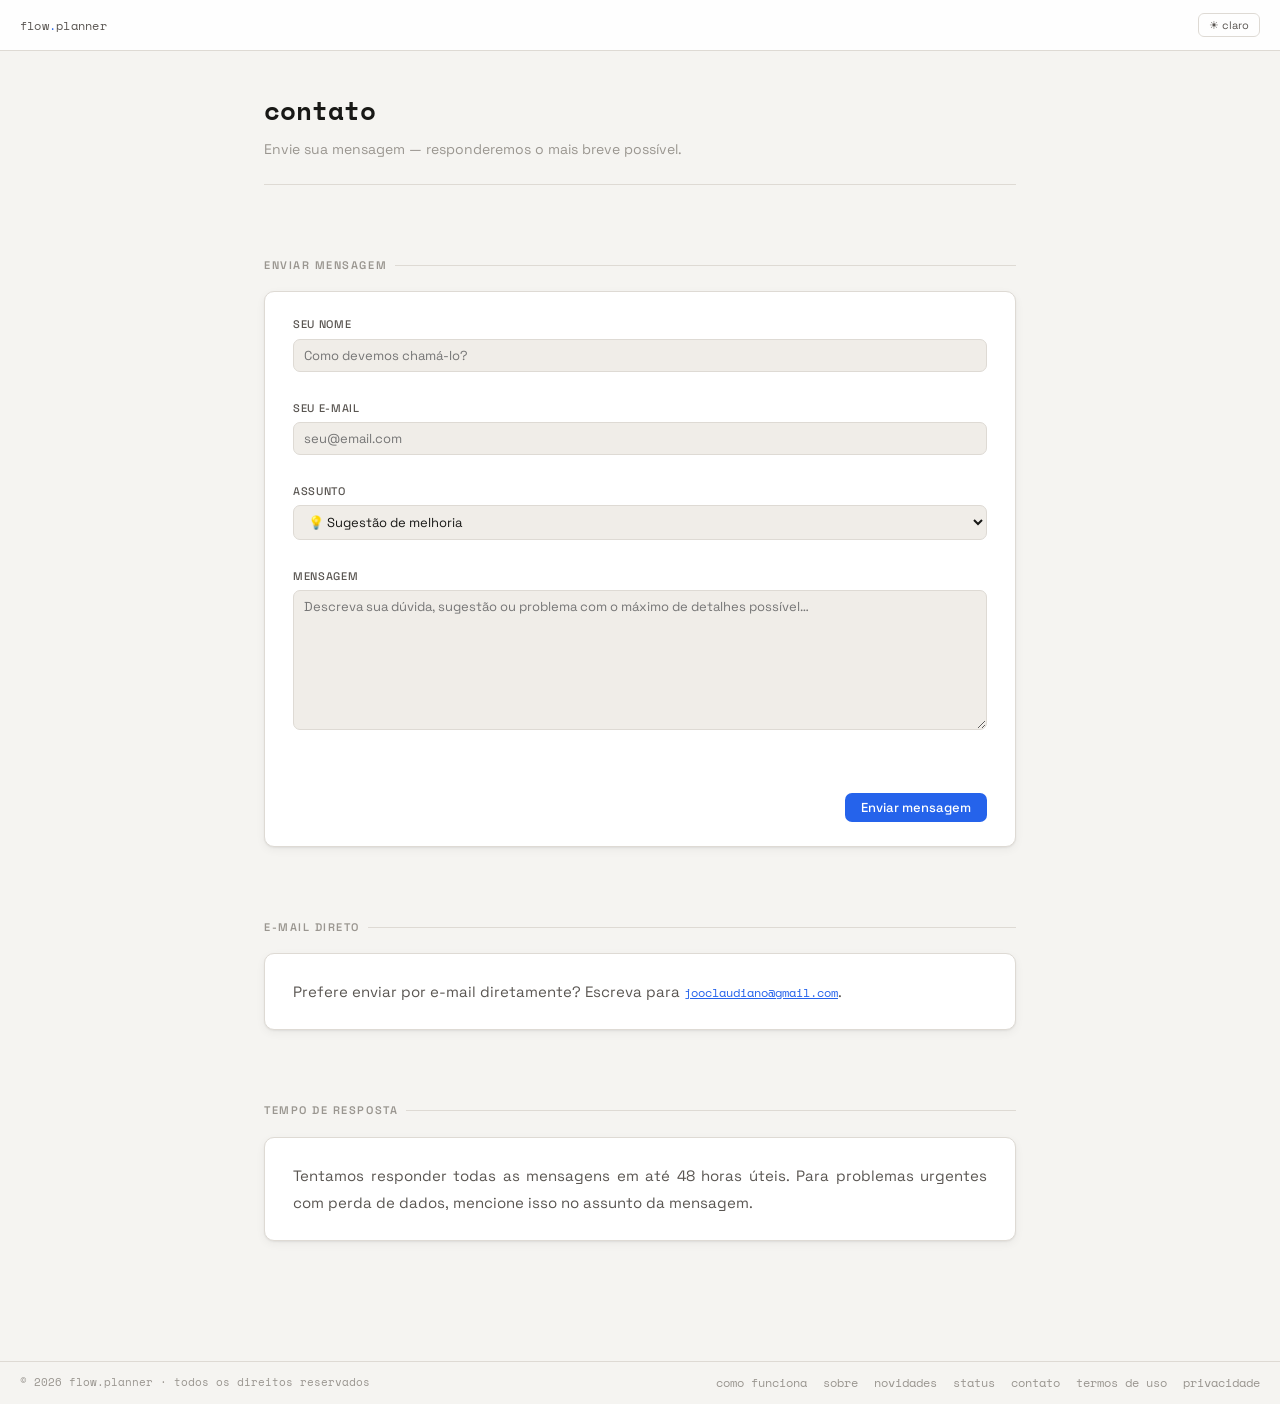
<file: contato.html>
<!DOCTYPE html>
<html lang="pt-BR">
<head>
<meta charset="UTF-8">
<meta name="viewport" content="width=device-width, initial-scale=1.0">
<script src="https://js.sentry-cdn.com/d4fd822a23b289c483736a7b996e8d0f.min.js" crossorigin="anonymous"></script>
<title>Contato — flow.planner</title>
<link rel="icon" href="favicon.svg" type="image/svg+xml">
<link rel="icon" href="favicon.ico" sizes="16x16 32x32 48x48" type="image/x-icon">
<link rel="canonical" href="https://joaoclaudiano.github.io/planner/contato.html">
<link rel="preconnect" href="https://fonts.googleapis.com">
<link href="https://fonts.googleapis.com/css2?family=Space+Grotesk:wght@300;400;500;600&family=Space+Mono:wght@400;700&display=swap" rel="stylesheet">
<link rel="stylesheet" href="assets/css/style.css">
</head>
<body>
<header>
  <div class="header-top">
    <div style="display:flex;align-items:center">
      <a href="index.html" style="text-decoration:none"><span class="logo">flow<b>.</b>planner</span></a>
    </div>
    <div class="hright">
      <button class="hbtn" id="btnDark" aria-label="Alternar tema">☀ claro</button>
    </div>
  </div>
</header>

<main class="page-wrap">
  <div class="page-hero">
    <h1>contato</h1>
    <p>Envie sua mensagem — responderemos o mais breve possível.</p>
  </div>

  <div class="page-section">
    <h2>enviar mensagem</h2>
    <div class="page-card">
      <form class="contact-form" id="contactForm">
        <div class="form-group">
          <label for="cName">Seu nome</label>
          <input class="form-input" type="text" id="cName" name="name" placeholder="Como devemos chamá-lo?" autocomplete="name" required>
        </div>
        <div class="form-group">
          <label for="cEmail">Seu e-mail</label>
          <input class="form-input" type="email" id="cEmail" name="email" placeholder="seu@email.com" autocomplete="email" required>
        </div>
        <div class="form-group">
          <label for="cSubject">Assunto</label>
          <select class="form-select" id="cSubject" name="subject">
            <option value="sugestao">💡 Sugestão de melhoria</option>
            <option value="bug">🐛 Reportar um problema</option>
            <option value="privacidade">🔒 Dúvida sobre privacidade</option>
            <option value="conta">👤 Problema com minha conta</option>
            <option value="outro">📌 Outro assunto</option>
          </select>
        </div>
        <div class="form-group">
          <label for="cMessage">Mensagem</label>
          <textarea class="form-textarea" id="cMessage" name="message" placeholder="Descreva sua dúvida, sugestão ou problema com o máximo de detalhes possível…" required></textarea>
        </div>
        <div id="cStatus" style="font-size:12px;min-height:16px;color:var(--ok)"></div>
        <div style="display:flex;justify-content:flex-end">
          <button class="btn-save" type="submit" id="cSubmit">Enviar mensagem</button>
        </div>
      </form>
    </div>
  </div>

  <div class="page-section">
    <h2>e-mail direto</h2>
    <div class="page-card">
      <p>Prefere enviar por e-mail diretamente? Escreva para <a href="mailto:jooclaudiano@gmail.com" style="color:var(--accent);font-family:var(--mono);font-size:12px">jooclaudiano@gmail.com</a>.</p>
    </div>
  </div>

  <div class="page-section">
    <h2>tempo de resposta</h2>
    <div class="page-card">
      <p>Tentamos responder todas as mensagens em até 48 horas úteis. Para problemas urgentes com perda de dados, mencione isso no assunto da mensagem.</p>
    </div>
  </div>
</main>

<button class="btt" id="btt">↑</button>

<footer>
  <span class="finfo">© <span id="fYear"></span> flow.planner · todos os direitos reservados</span>
  <nav class="fnav">
    <a href="como-funciona.html">como funciona</a>
    <a href="sobre.html">sobre</a>
    <a href="novidades.html">novidades</a>
    <a href="status.html">status</a>
    <a href="contato.html">contato</a>
    <a href="termos.html">termos de uso</a>
    <a href="privacidade.html">privacidade</a>
  </nav>
</footer>

<script>
(function () {
  const KEY = 'fs-dark';
  const btn = document.getElementById('btnDark');
  function applyTheme(dark) {
    document.body.classList.toggle('dark', dark);
    btn.textContent = dark ? '☾ escuro' : '☀ claro';
  }
  applyTheme(localStorage.getItem(KEY) === '1');
  btn.addEventListener('click', () => {
    const dark = !document.body.classList.contains('dark');
    localStorage.setItem(KEY, dark ? '1' : '0');
    applyTheme(dark);
  });
  const btt = document.getElementById('btt');
  window.addEventListener('scroll', () => btt.classList.toggle('show', scrollY > 300));
  btt.addEventListener('click', () => window.scrollTo({top:0, behavior:'smooth'}));
})();

(function () {
  const form   = document.getElementById('contactForm');
  const status = document.getElementById('cStatus');
  const submit = document.getElementById('cSubmit');

  form.addEventListener('submit', async function (e) {
    e.preventDefault();

    submit.disabled = true;
    submit.textContent = 'Enviando…';
    status.style.color = 'var(--text2)';
    status.textContent = '';

    const data = {
      name:    document.getElementById('cName').value.trim(),
      email:   document.getElementById('cEmail').value.trim(),
      subject: document.getElementById('cSubject').value,
      message: document.getElementById('cMessage').value.trim(),
    };

    try {
      const res = await fetch('https://formspree.io/f/xykbzkjz', {
        method: 'POST',
        headers: { 'Content-Type': 'application/json', 'Accept': 'application/json' },
        body: JSON.stringify(data),
      });
      if (res.ok) {
        status.style.color = 'var(--ok, #059669)';
        status.textContent = '✓ Mensagem enviada com sucesso!';
        form.reset();
      } else {
        const json = await res.json().catch(() => ({}));
        status.style.color = 'var(--err, #e11)';
        status.textContent = json.error || 'Erro ao enviar. Tente novamente.';
      }
    } catch {
      status.style.color = 'var(--err, #e11)';
      status.textContent = 'Falha de rede. Verifique sua conexão.';
    } finally {
      submit.disabled = false;
      submit.textContent = 'Enviar mensagem';
    }
  });
})();
</script>
<script>document.getElementById('fYear').textContent = new Date().getFullYear();</script>
</body>
</html>
</file>
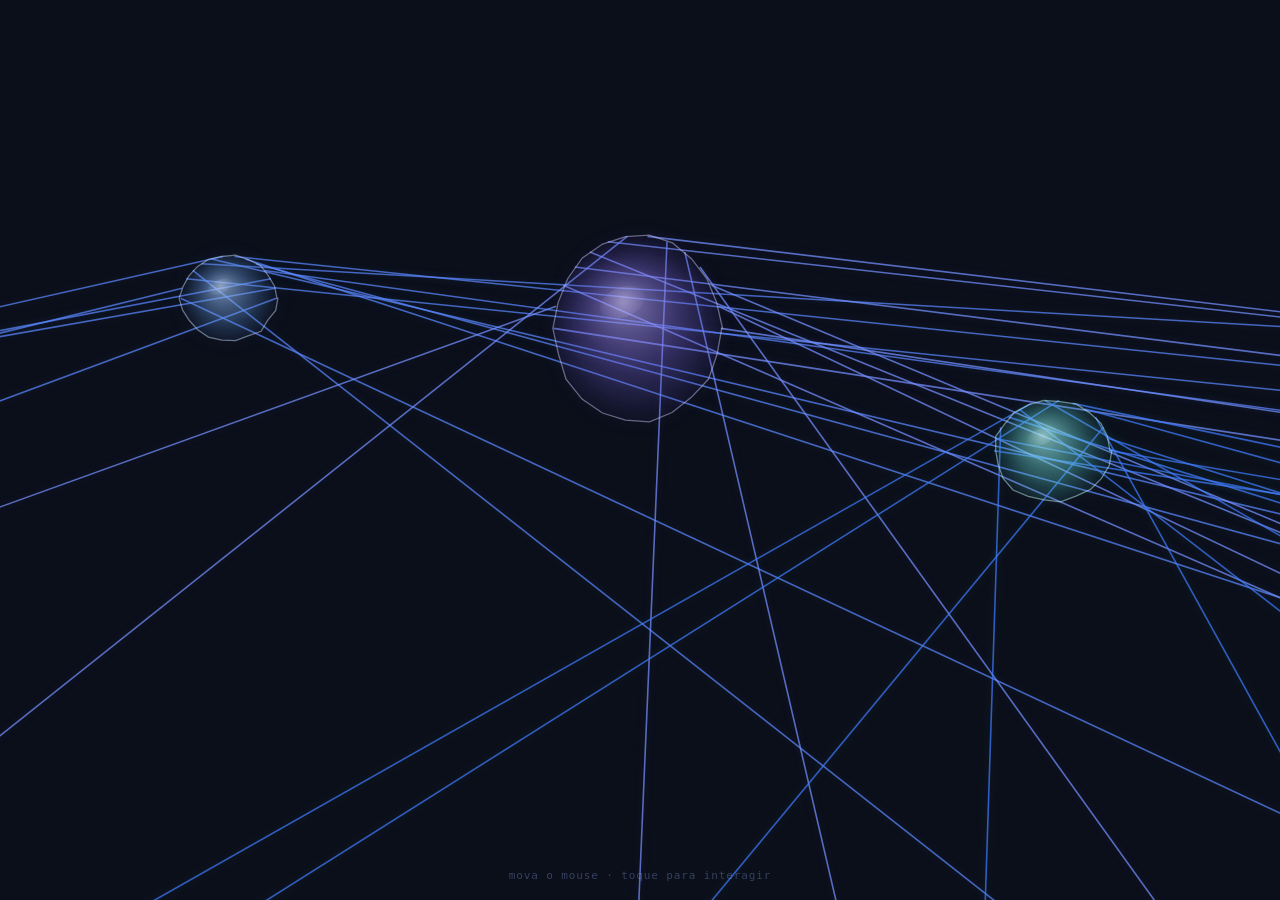
<file: jellyfish.html>
<!DOCTYPE html>
<html lang="pt-BR">
<head>
<meta charset="UTF-8">
<meta name="viewport" content="width=device-width, initial-scale=1.0, user-scalable=no">
<script src="https://js.sentry-cdn.com/d4fd822a23b289c483736a7b996e8d0f.min.js" crossorigin="anonymous"></script>
<title>Água-viva</title>
<style>
  * { margin: 0; padding: 0; box-sizing: border-box; }
  html, body { width: 100%; height: 100%; overflow: hidden; background: #0b0f1a; }
  canvas { display: block; }
  #info {
    position: fixed; bottom: 18px; left: 50%; transform: translateX(-50%);
    font-family: monospace; font-size: 11px;
    color: rgba(150,180,255,0.3); pointer-events: none; letter-spacing: 0.08em;
    white-space: nowrap;
  }
</style>
</head>
<body>
<canvas id="c"></canvas>
<div id="info">mova o mouse · toque para interagir</div>
<script>
// ─── PARÂMETROS AJUSTÁVEIS ────────────────────────────────────────────────────
const PARAMS = {
  // Sino
  BELL_RADIUS:      70,   // raio base
  BELL_PULSE_AMP:   18,   // amplitude da pulsação
  BELL_PULSE_FREQ:  0.85, // Hz
  BELL_PTS:         22,   // pontos da borda (mais = mais suave)
  BELL_ORGANIC_AMP: 3.5,  // irregularidade orgânica da borda

  // Tentáculos
  TENTACLE_COUNT:   14,
  SEG_COUNT:        28,   // segmentos por tentáculo
  SEG_LEN:          12,   // comprimento em repouso (px)
  WAVE_AMP:         16,   // amplitude da onda lateral
  WAVE_K:           0.19, // número de onda
  WAVE_OMEGA:       2.2,  // velocidade angular da onda
  DRAG:             0.88, // amortecimento Verlet (0=máx, 1=sem)
  RAND_FREQ:        0.2,  // variação de frequência entre tentáculos

  // Interação
  ATTRACT_FORCE:    0.013,
  ATTRACT_RADIUS:   320,

  // Visuais
  GLOW_BLUR:        24,

  // Multi
  JELLYFISH_COUNT:  3,
};

// ─── UTILITÁRIOS ──────────────────────────────────────────────────────────────
const lerp = (a, b, t) => a + (b - a) * t;
const clamp = (v, lo, hi) => Math.max(lo, Math.min(hi, v));

// Ease-in-out cúbico para pulsação orgânica (não senoidal perfeita)
function easeInOut(t) {
  return t < 0.5 ? 4 * t * t * t : 1 - Math.pow(-2 * t + 2, 3) / 2;
}

// Seno modificado com easing — contração assimétrica
function pulseSine(t, freq, phase) {
  const raw  = Math.sin(2 * Math.PI * freq * t + phase);
  const norm = (raw + 1) / 2;           // [0,1]
  return easeInOut(norm) * 2 - 1;       // [-1,1]
}

// Ruído pseudo-aleatório suave para deformação da borda
function snoise(x, seed) {
  const v = Math.sin(x * 127.1 + seed * 311.7) * 43758.5453;
  return v - Math.floor(v); // [0,1)
}

// ─── Segment ──────────────────────────────────────────────────────────────────
class Segment {
  constructor(x, y) {
    this.x = x;  this.px = x;
    this.y = y;  this.py = y;
  }
  update(dt) {
    const vx = (this.x - this.px) * PARAMS.DRAG;
    const vy = (this.y - this.py) * PARAMS.DRAG;
    this.px = this.x;
    this.py = this.y;
    this.x += vx * dt * 60;
    this.y += vy * dt * 60;
  }
}

// ─── Tentacle ─────────────────────────────────────────────────────────────────
class Tentacle {
  constructor(attachAngle, segCount, segLen, opts) {
    this.attachAngle = attachAngle;
    this.segLen      = segLen;
    this.phase       = opts.phase;
    this.freqMul     = opts.freqMul;
    this.ampMul      = opts.ampMul;

    this.segs = [];
    for (let i = 0; i <= segCount; i++) {
      this.segs.push(new Segment(0, i * segLen));
    }
  }

  update(bx, by, t, dt, pulseR, baseR) {
    // Ancora o primeiro segmento na borda da cabeça
    const s0 = this.segs[0];
    s0.x = bx; s0.px = bx;
    s0.y = by; s0.py = by;

    // Amplitude varia com pulsação: maior ao expandir
    const wAmp  = PARAMS.WAVE_AMP * this.ampMul * (pulseR / baseR);
    const omega = PARAMS.WAVE_OMEGA * this.freqMul;

    // Integração de Verlet
    for (let i = 1; i < this.segs.length; i++) {
      this.segs[i].update(dt);
    }

    // Perturbação de onda ao longo do tentáculo
    for (let i = 1; i < this.segs.length; i++) {
      const wave = wAmp * Math.sin(PARAMS.WAVE_K * i - omega * t + this.phase);
      this.segs[i].x += wave * dt * 30;
    }

    // Constraint de distância (3 iterações para estabilidade)
    for (let iter = 0; iter < 3; iter++) {
      for (let i = 0; i < this.segs.length - 1; i++) {
        const a = this.segs[i], b = this.segs[i + 1];
        const dx = b.x - a.x, dy = b.y - a.y;
        const d  = Math.sqrt(dx * dx + dy * dy) || 0.001;
        const diff = (d - this.segLen) / d;
        if (i === 0) {
          b.x -= dx * diff;
          b.y -= dy * diff;
        } else {
          const half = diff * 0.5;
          a.x += dx * half; a.y += dy * half;
          b.x -= dx * half; b.y -= dy * half;
        }
      }
    }
  }

  render(ctx, r, g, b) {
    const n = this.segs.length;
    if (n < 2) return;
    for (let i = 0; i < n - 1; i++) {
      const a     = this.segs[i];
      const c     = this.segs[i + 1];
      const frac  = i / (n - 1);
      const alpha = (1 - frac) * 0.72; // fade para a ponta
      const width = Math.max(0.3, 1.6 * (1 - frac));
      ctx.beginPath();
      ctx.moveTo(a.x, a.y);
      ctx.lineTo(c.x, c.y);
      ctx.strokeStyle = `rgba(${r},${g},${b},${alpha.toFixed(3)})`;
      ctx.lineWidth   = width;
      ctx.stroke();
    }
  }
}

// ─── Jellyfish ────────────────────────────────────────────────────────────────
class Jellyfish {
  constructor(x, y, opts) {
    this.x  = x; this.y  = y;
    this.vx = (Math.random() - 0.5) * 0.3;
    this.vy = (Math.random() - 0.5) * 0.15;

    this.baseR      = opts.baseR;
    this.hue        = opts.hue;
    this.pulseFreq  = PARAMS.BELL_PULSE_FREQ * (0.85 + Math.random() * 0.3);
    this.pulsePhase = Math.random() * Math.PI * 2;
    this.seed       = Math.random() * 100;
    this.scaleX     = 1;
    this.scaleY     = 1;

    // Cor RGB dos tentáculos derivada do matiz
    this.tr = clamp(Math.round(80  + (this.hue - 200) * 0.7), 0, 255);
    this.tg = clamp(Math.round(130 + (this.hue - 200) * 0.3), 0, 255);

    // Tentáculos distribuídos na borda inferior (π a 2π)
    this.tentacles = [];
    const n = PARAMS.TENTACLE_COUNT;
    for (let i = 0; i < n; i++) {
      const angle    = Math.PI + (Math.PI / (n - 1)) * i;
      const segCount = PARAMS.SEG_COUNT + Math.floor((Math.random() - 0.5) * 6);
      const segLen   = PARAMS.SEG_LEN   * (0.85 + Math.random() * 0.3);
      this.tentacles.push(new Tentacle(angle, segCount, segLen, {
        phase:   Math.random() * Math.PI * 2,
        freqMul: 1 + (Math.random() - 0.5) * PARAMS.RAND_FREQ * 2,
        ampMul:  0.7 + Math.random() * 0.6,
      }));
    }
  }

  // Raio atual com pulsação assimétrica
  radius(t) {
    return this.baseR + pulseSine(t, this.pulseFreq, this.pulsePhase) * PARAMS.BELL_PULSE_AMP;
  }

  update(t, dt, mx, my, W, H) {
    const r   = this.radius(t);
    const str = (r - this.baseR) / PARAMS.BELL_PULSE_AMP; // [-1, 1]

    // Squash & stretch
    this.scaleX = 1 - str * 0.12;
    this.scaleY = 1 + str * 0.10;

    // Atração ao cursor
    const dx = mx - this.x, dy = my - this.y;
    const d  = Math.sqrt(dx * dx + dy * dy);
    if (d < PARAMS.ATTRACT_RADIUS && d > 1) {
      this.vx += (dx / d) * PARAMS.ATTRACT_FORCE;
      this.vy += (dy / d) * PARAMS.ATTRACT_FORCE;
    }

    // Deriva com amortecimento
    this.vx *= 0.995; this.vy *= 0.995;
    this.x  += this.vx * dt * 60;
    this.y  += this.vy * dt * 60;

    // Rebote nas bordas
    const mg = this.baseR * 1.5;
    if (this.x < mg)     this.vx += 0.045;
    if (this.x > W - mg) this.vx -= 0.045;
    if (this.y < mg)     this.vy += 0.045;
    if (this.y > H - mg) this.vy -= 0.045;

    // Atualiza tentáculos
    for (const tent of this.tentacles) {
      const bx = this.x + Math.cos(tent.attachAngle) * r * this.scaleX;
      const by = this.y + Math.sin(tent.attachAngle) * r * this.scaleY;
      tent.update(bx, by, t, dt, r, this.baseR);
    }
  }

  // Caminho do sino (com deformação orgânica)
  _bellPath(ctx, r, t) {
    const pts = PARAMS.BELL_PTS;
    ctx.beginPath();
    for (let i = 0; i <= pts; i++) {
      const a     = (i / pts) * Math.PI * 2;
      const noise = (snoise(a * 3 + t * 0.4, this.seed) - 0.5) * PARAMS.BELL_ORGANIC_AMP;
      const pr    = r + noise;
      const px    = this.x + Math.cos(a) * pr * this.scaleX;
      const py    = this.y + Math.sin(a) * pr * this.scaleY;
      if (i === 0) ctx.moveTo(px, py); else ctx.lineTo(px, py);
    }
    ctx.closePath();
  }

  render(ctx, t) {
    const r = this.radius(t);
    const h = this.hue;

    // ── Tentáculos (desenhados antes do sino para ficarem por baixo) ──
    ctx.save();
    ctx.shadowBlur  = 10;
    ctx.shadowColor = `hsla(${h},80%,70%,0.22)`;
    for (const tent of this.tentacles) {
      tent.render(ctx, this.tr, this.tg, 255);
    }
    ctx.restore();

    // ── Sino ──
    ctx.save();
    ctx.shadowBlur  = PARAMS.GLOW_BLUR;
    ctx.shadowColor = `hsla(${h},85%,72%,0.42)`;

    // Preenchimento com gradiente
    const grd = ctx.createRadialGradient(
      this.x - r * 0.15 * this.scaleX,
      this.y - r * 0.30 * this.scaleY,
      r * 0.04,
      this.x, this.y, r * Math.max(this.scaleX, this.scaleY)
    );
    grd.addColorStop(0,    `hsla(${h},72%,82%,0.55)`);
    grd.addColorStop(0.55, `hsla(${h},62%,62%,0.26)`);
    grd.addColorStop(1,    `hsla(${h},50%,40%,0.05)`);

    this._bellPath(ctx, r, t);
    ctx.fillStyle = grd;
    ctx.fill();

    // Borda
    this._bellPath(ctx, r, t);
    ctx.strokeStyle = `hsla(${h},72%,86%,0.48)`;
    ctx.lineWidth   = 1.3;
    ctx.stroke();

    // Reflexo especular interno
    const sx = this.x - r * 0.18 * this.scaleX;
    const sy = this.y - r * 0.28 * this.scaleY;
    const sg = ctx.createRadialGradient(sx, sy, 0, sx, sy, r * 0.38);
    sg.addColorStop(0, `hsla(${h + 20},90%,96%,0.22)`);
    sg.addColorStop(1, `hsla(${h},60%,70%,0)`);
    ctx.beginPath();
    ctx.ellipse(sx, sy, r * 0.28 * this.scaleX, r * 0.16 * this.scaleY, -0.4, 0, Math.PI * 2);
    ctx.fillStyle = sg;
    ctx.fill();

    ctx.restore();
  }
}

// ─── CANVAS & ESTADO ──────────────────────────────────────────────────────────
const canvas = document.getElementById('c');
const ctx    = canvas.getContext('2d');
let W = 0, H = 0;

function resize() {
  W = canvas.width  = window.innerWidth;
  H = canvas.height = window.innerHeight;
}
window.addEventListener('resize', resize);
resize();

const mouse = { x: -9999, y: -9999 };
window.addEventListener('mousemove', e => { mouse.x = e.clientX; mouse.y = e.clientY; });
window.addEventListener('touchmove', e => {
  e.preventDefault();
  mouse.x = e.touches[0].clientX;
  mouse.y = e.touches[0].clientY;
}, { passive: false });
window.addEventListener('touchstart', e => {
  mouse.x = e.touches[0].clientX;
  mouse.y = e.touches[0].clientY;
});

// ─── CRIAÇÃO ──────────────────────────────────────────────────────────────────
function makeJellyfishes() {
  const list = [];
  const n    = PARAMS.JELLYFISH_COUNT;
  // Matizes: azul-violeta, ciano, roxo
  const hues = [215, 255, 185];
  for (let i = 0; i < n; i++) {
    const x     = W * (0.18 + 0.64 * (i / (n - 1 || 1)));
    const y     = H * (0.28 + Math.random() * 0.28);
    const hue   = hues[i % hues.length] + (Math.random() - 0.5) * 18;
    const baseR = PARAMS.BELL_RADIUS * (0.72 + Math.random() * 0.52);
    list.push(new Jellyfish(x, y, { hue, baseR }));
  }
  return list;
}

let jellyfishes = [];
window.addEventListener('resize', () => { jellyfishes = makeJellyfishes(); });

// ─── LOOP ─────────────────────────────────────────────────────────────────────
let lastTs = 0, elapsed = 0;

function loop(ts) {
  const raw = (ts - lastTs) / 1000;
  lastTs = ts;

  // Salta o primeiro frame e saltos longos (aba em segundo plano, > 250 ms)
  if (raw <= 0 || raw > 0.25) { requestAnimationFrame(loop); return; }

  // Cap em 50 ms para manter a física estável durante quedas de FPS
  const dt  = Math.min(raw, 0.05);
  elapsed  += dt;

  // Inicialização lazy (garante W/H corretos)
  if (jellyfishes.length === 0) jellyfishes = makeJellyfishes();

  // Fundo escuro
  ctx.fillStyle = '#0b0f1a';
  ctx.fillRect(0, 0, W, H);

  for (const jf of jellyfishes) {
    jf.update(elapsed, dt, mouse.x, mouse.y, W, H);
    jf.render(ctx, elapsed);
  }

  requestAnimationFrame(loop);
}

requestAnimationFrame(loop);
</script>
</body>
</html>
</file>
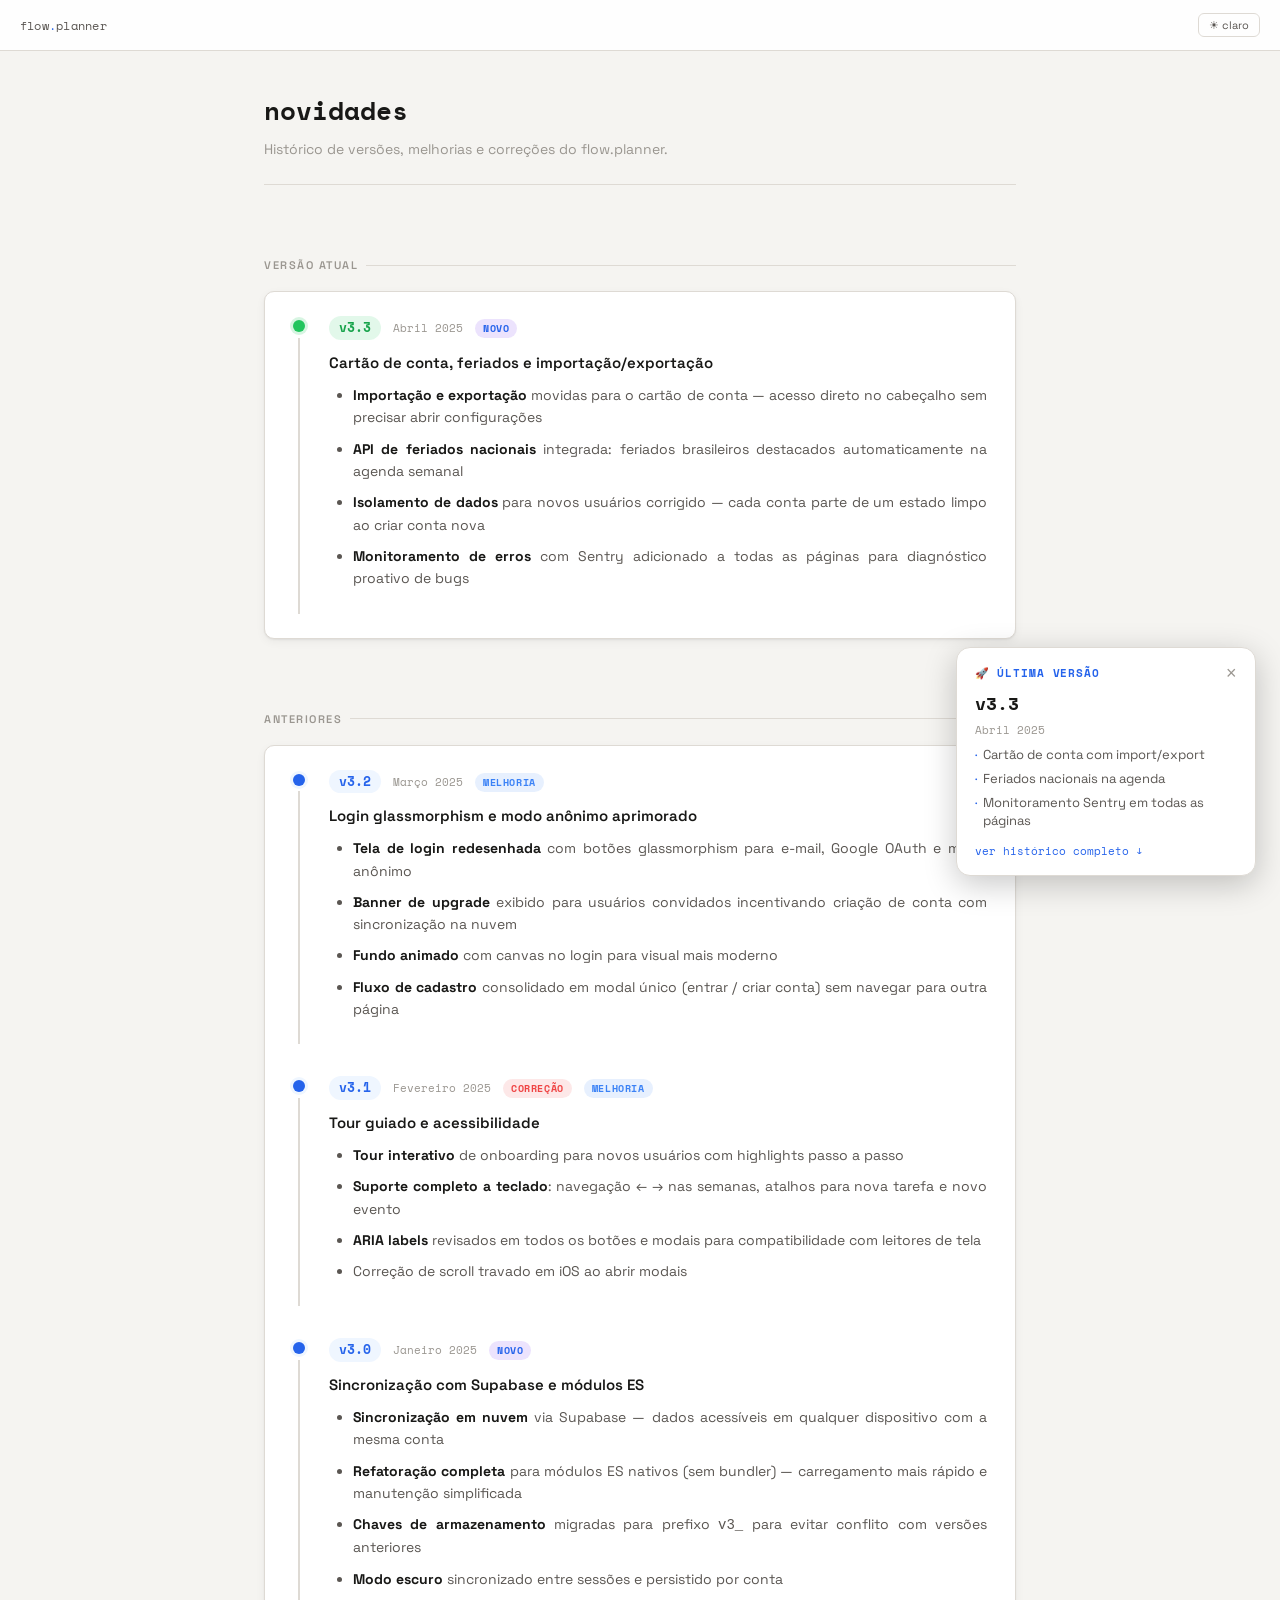
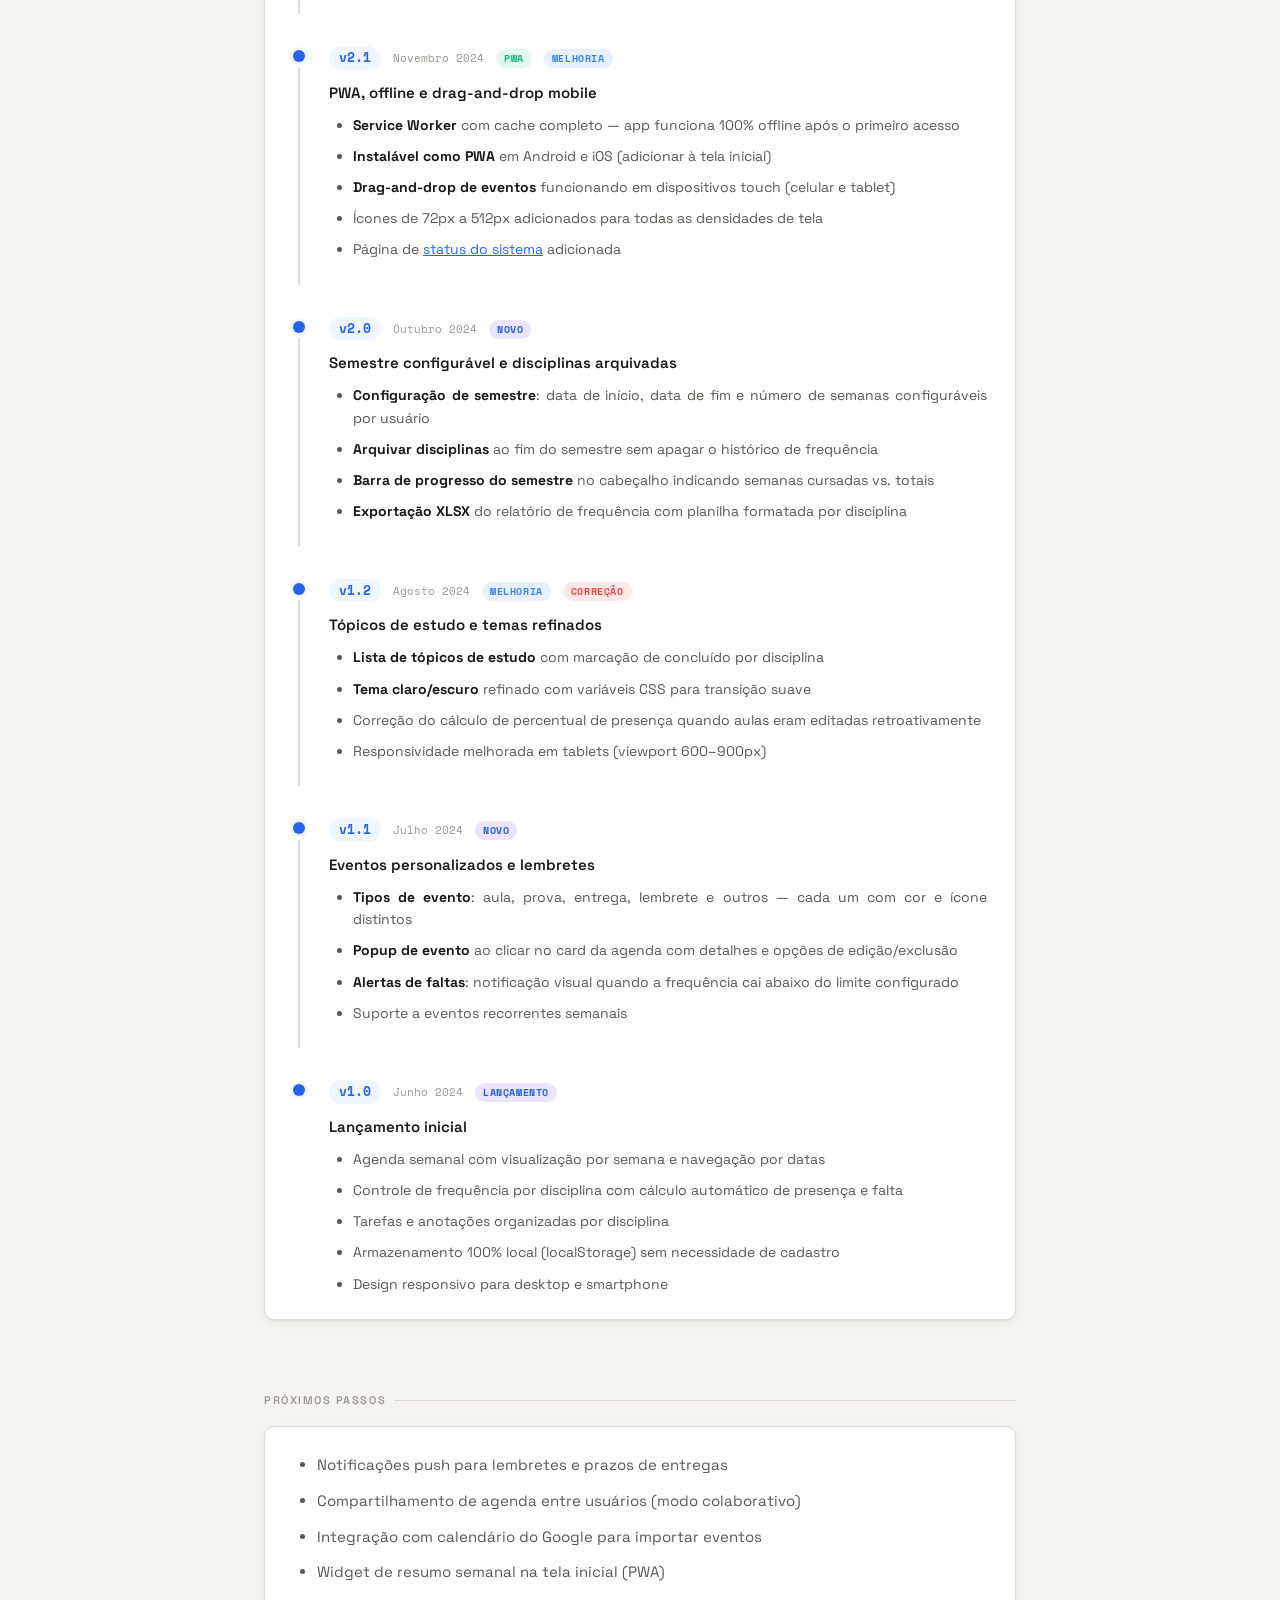
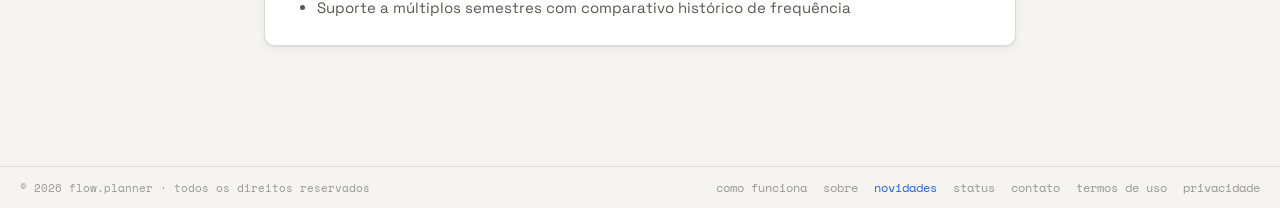
<file: novidades.html>
<!DOCTYPE html>
<html lang="pt-BR">
<head>
<meta charset="UTF-8">
<meta name="viewport" content="width=device-width, initial-scale=1.0">
<script src="https://js.sentry-cdn.com/d4fd822a23b289c483736a7b996e8d0f.min.js" crossorigin="anonymous"></script>
<title>Novidades — flow.planner</title>
<link rel="icon" href="favicon.svg" type="image/svg+xml">
<link rel="icon" href="favicon.ico" sizes="16x16 32x32 48x48" type="image/x-icon">
<link rel="manifest" href="manifest.json">
<meta name="theme-color" content="#7c3aed" media="(prefers-color-scheme: light)">
<meta name="theme-color" content="#4c1d95" media="(prefers-color-scheme: dark)">
<link rel="canonical" href="https://joaoclaudiano.github.io/planner/novidades.html">
<link rel="preconnect" href="https://fonts.googleapis.com">
<link href="https://fonts.googleapis.com/css2?family=Space+Grotesk:wght@300;400;500;600&family=Space+Mono:wght@400;700&display=swap" rel="stylesheet">
<link rel="stylesheet" href="assets/css/style.css">
<style>
/* ── Changelog styles ── */
.changelog-entry { display: flex; gap: 1.5rem; }
.changelog-entry + .changelog-entry { margin-top: 2rem; }
.cl-timeline { display: flex; flex-direction: column; align-items: center; flex-shrink: 0; padding-top: .25rem; }
.cl-dot {
  width: 12px; height: 12px; border-radius: 50%;
  background: var(--accent); flex-shrink: 0;
  box-shadow: 0 0 0 3px var(--accent-bg);
}
.cl-dot.latest { background: #22c55e; box-shadow: 0 0 0 3px rgba(34,197,94,.18); }
.cl-line { flex: 1; width: 2px; background: var(--border); margin-top: .35rem; }
.cl-body { flex: 1; padding-bottom: 1.5rem; }
.cl-header { display: flex; align-items: baseline; gap: .75rem; flex-wrap: wrap; margin-bottom: .75rem; }
.cl-version {
  font-family: var(--mono); font-size: 13px; font-weight: 700;
  color: var(--accent); background: var(--accent-bg);
  padding: 2px 10px; border-radius: 20px;
}
.cl-version.latest { color: #16a34a; background: rgba(34,197,94,.13); }
.cl-date { font-family: var(--mono); font-size: 11px; color: var(--text3); }
.cl-badge {
  font-family: var(--mono); font-size: 10px; font-weight: 700;
  padding: 2px 8px; border-radius: 20px; text-transform: uppercase; letter-spacing: .06em;
}
.cl-badge.new  { background: rgba(124,58,237,.14); color: var(--accent); }
.cl-badge.fix  { background: rgba(239,68,68,.12);  color: #ef4444; }
.cl-badge.imp  { background: rgba(59,130,246,.12); color: #3b82f6; }
.cl-badge.pwa  { background: rgba(16,185,129,.12); color: #10b981; }
.cl-title { font-size: 15px; font-weight: 600; color: var(--text); margin-bottom: .6rem; }
.cl-list { padding-left: 1.2rem; display: flex; flex-direction: column; gap: .45rem; }
.cl-list li { font-size: 14px; color: var(--text2); line-height: 1.6; }
.cl-list li strong { color: var(--text); }

/* ── Latest version popup ── */
.news-popup {
  position: fixed; bottom: 1.5rem; right: 1.5rem; z-index: 9990;
  background: var(--surface); border: 1px solid var(--border);
  border-radius: 14px; box-shadow: 0 8px 32px rgba(0,0,0,.22);
  padding: 1rem 1.15rem 1rem 1.1rem;
  max-width: 300px; width: calc(100vw - 3rem);
  display: flex; flex-direction: column; gap: .5rem;
  animation: slideUp .3s ease;
}
.news-popup.hidden { display: none; }
@keyframes slideUp {
  from { opacity: 0; transform: translateY(14px); }
  to   { opacity: 1; transform: translateY(0); }
}
.news-popup-top { display: flex; align-items: center; justify-content: space-between; gap: .5rem; }
.news-popup-title { font-family: var(--mono); font-size: 11px; font-weight: 700; color: var(--accent); text-transform: uppercase; letter-spacing: .08em; }
.news-popup-close { background: none; border: none; cursor: pointer; color: var(--text3); font-size: 18px; line-height: 1; padding: 0; }
.news-popup-close:hover { color: var(--text); }
.news-popup-ver { font-family: var(--mono); font-size: 18px; font-weight: 700; color: var(--text); }
.news-popup-date { font-family: var(--mono); font-size: 11px; color: var(--text3); margin-top: -.2rem; }
.news-popup-items { display: flex; flex-direction: column; gap: .3rem; }
.news-popup-item { font-size: 13px; color: var(--text2); display: flex; gap: .4rem; line-height: 1.45; }
.news-popup-item::before { content: '·'; color: var(--accent); flex-shrink: 0; }
.news-popup-link { font-family: var(--mono); font-size: 11px; color: var(--accent); text-decoration: none; margin-top: .2rem; }
.news-popup-link:hover { text-decoration: underline; }

@media (max-width: 480px) {
  .changelog-entry { gap: .85rem; }
  .cl-date { font-size: 10px; }
}
</style>
</head>
<body>
<header>
  <div class="header-top">
    <div style="display:flex;align-items:center">
      <a href="index.html" style="text-decoration:none"><span class="logo">flow<b>.</b>planner</span></a>
    </div>
    <div class="hright">
      <button class="hbtn" id="btnDark" aria-label="Alternar tema">☀ claro</button>
    </div>
  </div>
</header>

<main class="page-wrap">
  <div class="page-hero">
    <h1>novidades</h1>
    <p>Histórico de versões, melhorias e correções do flow.planner.</p>
  </div>

  <!-- ── v3.3 ── -->
  <div class="page-section">
    <h2>versão atual</h2>
    <div class="page-card">
      <div class="changelog-entry">
        <div class="cl-timeline"><div class="cl-dot latest"></div><div class="cl-line"></div></div>
        <div class="cl-body">
          <div class="cl-header">
            <span class="cl-version latest">v3.3</span>
            <span class="cl-date">Abril 2025</span>
            <span class="cl-badge new">novo</span>
          </div>
          <div class="cl-title">Cartão de conta, feriados e importação/exportação</div>
          <ul class="cl-list">
            <li><strong>Importação e exportação</strong> movidas para o cartão de conta — acesso direto no cabeçalho sem precisar abrir configurações</li>
            <li><strong>API de feriados nacionais</strong> integrada: feriados brasileiros destacados automaticamente na agenda semanal</li>
            <li><strong>Isolamento de dados</strong> para novos usuários corrigido — cada conta parte de um estado limpo ao criar conta nova</li>
            <li><strong>Monitoramento de erros</strong> com Sentry adicionado a todas as páginas para diagnóstico proativo de bugs</li>
          </ul>
        </div>
      </div>
    </div>
  </div>

  <!-- ── v3.2 ── -->
  <div class="page-section">
    <h2>anteriores</h2>
    <div class="page-card">

      <div class="changelog-entry">
        <div class="cl-timeline"><div class="cl-dot"></div><div class="cl-line"></div></div>
        <div class="cl-body">
          <div class="cl-header">
            <span class="cl-version">v3.2</span>
            <span class="cl-date">Março 2025</span>
            <span class="cl-badge imp">melhoria</span>
          </div>
          <div class="cl-title">Login glassmorphism e modo anônimo aprimorado</div>
          <ul class="cl-list">
            <li><strong>Tela de login redesenhada</strong> com botões glassmorphism para e-mail, Google OAuth e modo anônimo</li>
            <li><strong>Banner de upgrade</strong> exibido para usuários convidados incentivando criação de conta com sincronização na nuvem</li>
            <li><strong>Fundo animado</strong> com canvas no login para visual mais moderno</li>
            <li><strong>Fluxo de cadastro</strong> consolidado em modal único (entrar / criar conta) sem navegar para outra página</li>
          </ul>
        </div>
      </div>

      <div class="changelog-entry">
        <div class="cl-timeline"><div class="cl-dot"></div><div class="cl-line"></div></div>
        <div class="cl-body">
          <div class="cl-header">
            <span class="cl-version">v3.1</span>
            <span class="cl-date">Fevereiro 2025</span>
            <span class="cl-badge fix">correção</span>
            <span class="cl-badge imp">melhoria</span>
          </div>
          <div class="cl-title">Tour guiado e acessibilidade</div>
          <ul class="cl-list">
            <li><strong>Tour interativo</strong> de onboarding para novos usuários com highlights passo a passo</li>
            <li><strong>Suporte completo a teclado</strong>: navegação ← → nas semanas, atalhos para nova tarefa e novo evento</li>
            <li><strong>ARIA labels</strong> revisados em todos os botões e modais para compatibilidade com leitores de tela</li>
            <li>Correção de scroll travado em iOS ao abrir modais</li>
          </ul>
        </div>
      </div>

      <div class="changelog-entry">
        <div class="cl-timeline"><div class="cl-dot"></div><div class="cl-line"></div></div>
        <div class="cl-body">
          <div class="cl-header">
            <span class="cl-version">v3.0</span>
            <span class="cl-date">Janeiro 2025</span>
            <span class="cl-badge new">novo</span>
          </div>
          <div class="cl-title">Sincronização com Supabase e módulos ES</div>
          <ul class="cl-list">
            <li><strong>Sincronização em nuvem</strong> via Supabase — dados acessíveis em qualquer dispositivo com a mesma conta</li>
            <li><strong>Refatoração completa</strong> para módulos ES nativos (sem bundler) — carregamento mais rápido e manutenção simplificada</li>
            <li><strong>Chaves de armazenamento</strong> migradas para prefixo <code>v3_</code> para evitar conflito com versões anteriores</li>
            <li><strong>Modo escuro</strong> sincronizado entre sessões e persistido por conta</li>
          </ul>
        </div>
      </div>

      <div class="changelog-entry">
        <div class="cl-timeline"><div class="cl-dot"></div><div class="cl-line"></div></div>
        <div class="cl-body">
          <div class="cl-header">
            <span class="cl-version">v2.1</span>
            <span class="cl-date">Novembro 2024</span>
            <span class="cl-badge pwa">PWA</span>
            <span class="cl-badge imp">melhoria</span>
          </div>
          <div class="cl-title">PWA, offline e drag-and-drop mobile</div>
          <ul class="cl-list">
            <li><strong>Service Worker</strong> com cache completo — app funciona 100% offline após o primeiro acesso</li>
            <li><strong>Instalável como PWA</strong> em Android e iOS (adicionar à tela inicial)</li>
            <li><strong>Drag-and-drop de eventos</strong> funcionando em dispositivos touch (celular e tablet)</li>
            <li>Ícones de 72px a 512px adicionados para todas as densidades de tela</li>
            <li>Página de <a href="status.html" style="color:var(--accent)">status do sistema</a> adicionada</li>
          </ul>
        </div>
      </div>

      <div class="changelog-entry">
        <div class="cl-timeline"><div class="cl-dot"></div><div class="cl-line"></div></div>
        <div class="cl-body">
          <div class="cl-header">
            <span class="cl-version">v2.0</span>
            <span class="cl-date">Outubro 2024</span>
            <span class="cl-badge new">novo</span>
          </div>
          <div class="cl-title">Semestre configurável e disciplinas arquivadas</div>
          <ul class="cl-list">
            <li><strong>Configuração de semestre</strong>: data de início, data de fim e número de semanas configuráveis por usuário</li>
            <li><strong>Arquivar disciplinas</strong> ao fim do semestre sem apagar o histórico de frequência</li>
            <li><strong>Barra de progresso do semestre</strong> no cabeçalho indicando semanas cursadas vs. totais</li>
            <li><strong>Exportação XLSX</strong> do relatório de frequência com planilha formatada por disciplina</li>
          </ul>
        </div>
      </div>

      <div class="changelog-entry">
        <div class="cl-timeline"><div class="cl-dot"></div><div class="cl-line"></div></div>
        <div class="cl-body">
          <div class="cl-header">
            <span class="cl-version">v1.2</span>
            <span class="cl-date">Agosto 2024</span>
            <span class="cl-badge imp">melhoria</span>
            <span class="cl-badge fix">correção</span>
          </div>
          <div class="cl-title">Tópicos de estudo e temas refinados</div>
          <ul class="cl-list">
            <li><strong>Lista de tópicos de estudo</strong> com marcação de concluído por disciplina</li>
            <li><strong>Tema claro/escuro</strong> refinado com variáveis CSS para transição suave</li>
            <li>Correção do cálculo de percentual de presença quando aulas eram editadas retroativamente</li>
            <li>Responsividade melhorada em tablets (viewport 600–900px)</li>
          </ul>
        </div>
      </div>

      <div class="changelog-entry">
        <div class="cl-timeline"><div class="cl-dot"></div><div class="cl-line"></div></div>
        <div class="cl-body">
          <div class="cl-header">
            <span class="cl-version">v1.1</span>
            <span class="cl-date">Julho 2024</span>
            <span class="cl-badge new">novo</span>
          </div>
          <div class="cl-title">Eventos personalizados e lembretes</div>
          <ul class="cl-list">
            <li><strong>Tipos de evento</strong>: aula, prova, entrega, lembrete e outros — cada um com cor e ícone distintos</li>
            <li><strong>Popup de evento</strong> ao clicar no card da agenda com detalhes e opções de edição/exclusão</li>
            <li><strong>Alertas de faltas</strong>: notificação visual quando a frequência cai abaixo do limite configurado</li>
            <li>Suporte a eventos recorrentes semanais</li>
          </ul>
        </div>
      </div>

      <div class="changelog-entry">
        <div class="cl-timeline"><div class="cl-dot"></div></div>
        <div class="cl-body" style="padding-bottom:0">
          <div class="cl-header">
            <span class="cl-version">v1.0</span>
            <span class="cl-date">Junho 2024</span>
            <span class="cl-badge new">lançamento</span>
          </div>
          <div class="cl-title">Lançamento inicial</div>
          <ul class="cl-list">
            <li>Agenda semanal com visualização por semana e navegação por datas</li>
            <li>Controle de frequência por disciplina com cálculo automático de presença e falta</li>
            <li>Tarefas e anotações organizadas por disciplina</li>
            <li>Armazenamento 100% local (localStorage) sem necessidade de cadastro</li>
            <li>Design responsivo para desktop e smartphone</li>
          </ul>
        </div>
      </div>

    </div>
  </div>

  <div class="page-section">
    <h2>próximos passos</h2>
    <div class="page-card">
      <ul>
        <li>Notificações push para lembretes e prazos de entregas</li>
        <li>Compartilhamento de agenda entre usuários (modo colaborativo)</li>
        <li>Integração com calendário do Google para importar eventos</li>
        <li>Widget de resumo semanal na tela inicial (PWA)</li>
        <li>Suporte a múltiplos semestres com comparativo histórico de frequência</li>
      </ul>
    </div>
  </div>

</main>

<!-- ── Latest version popup ── -->
<div class="news-popup" id="newsPopup">
  <div class="news-popup-top">
    <span class="news-popup-title">🚀 última versão</span>
    <button class="news-popup-close" id="newsPopupClose" aria-label="Fechar">×</button>
  </div>
  <div class="news-popup-ver">v3.3</div>
  <div class="news-popup-date">Abril 2025</div>
  <div class="news-popup-items">
    <div class="news-popup-item">Cartão de conta com import/export</div>
    <div class="news-popup-item">Feriados nacionais na agenda</div>
    <div class="news-popup-item">Monitoramento Sentry em todas as páginas</div>
  </div>
  <a class="news-popup-link" href="#" onclick="document.getElementById('newsPopup').classList.add('hidden');return false;">ver histórico completo ↓</a>
</div>

<button class="btt" id="btt">↑</button>

<footer>
  <span class="finfo">© <span id="fYear"></span> flow.planner · todos os direitos reservados</span>
  <nav class="fnav">
    <a href="como-funciona.html">como funciona</a>
    <a href="sobre.html">sobre</a>
    <a href="novidades.html" aria-current="page">novidades</a>
    <a href="status.html">status</a>
    <a href="contato.html">contato</a>
    <a href="termos.html">termos de uso</a>
    <a href="privacidade.html">privacidade</a>
  </nav>
</footer>

<script>
(function () {
  const KEY = 'fs-dark';
  const btn = document.getElementById('btnDark');
  function applyTheme(dark) {
    document.body.classList.toggle('dark', dark);
    btn.textContent = dark ? '☾ escuro' : '☀ claro';
  }
  applyTheme(localStorage.getItem(KEY) === '1');
  btn.addEventListener('click', () => {
    const dark = !document.body.classList.contains('dark');
    localStorage.setItem(KEY, dark ? '1' : '0');
    applyTheme(dark);
  });
  const btt = document.getElementById('btt');
  window.addEventListener('scroll', () => btt.classList.toggle('show', scrollY > 300));
  btt.addEventListener('click', () => window.scrollTo({top:0, behavior:'smooth'}));

  // Show popup only if not dismissed before
  const popup = document.getElementById('newsPopup');
  const closeBtn = document.getElementById('newsPopupClose');
  if (localStorage.getItem('news-popup-v33-dismissed')) {
    popup.classList.add('hidden');
  }
  closeBtn.addEventListener('click', () => {
    popup.classList.add('hidden');
    localStorage.setItem('news-popup-v33-dismissed', '1');
  });
})();
</script>
<script>document.getElementById('fYear').textContent = new Date().getFullYear();</script>
</body>
</html>
</file>
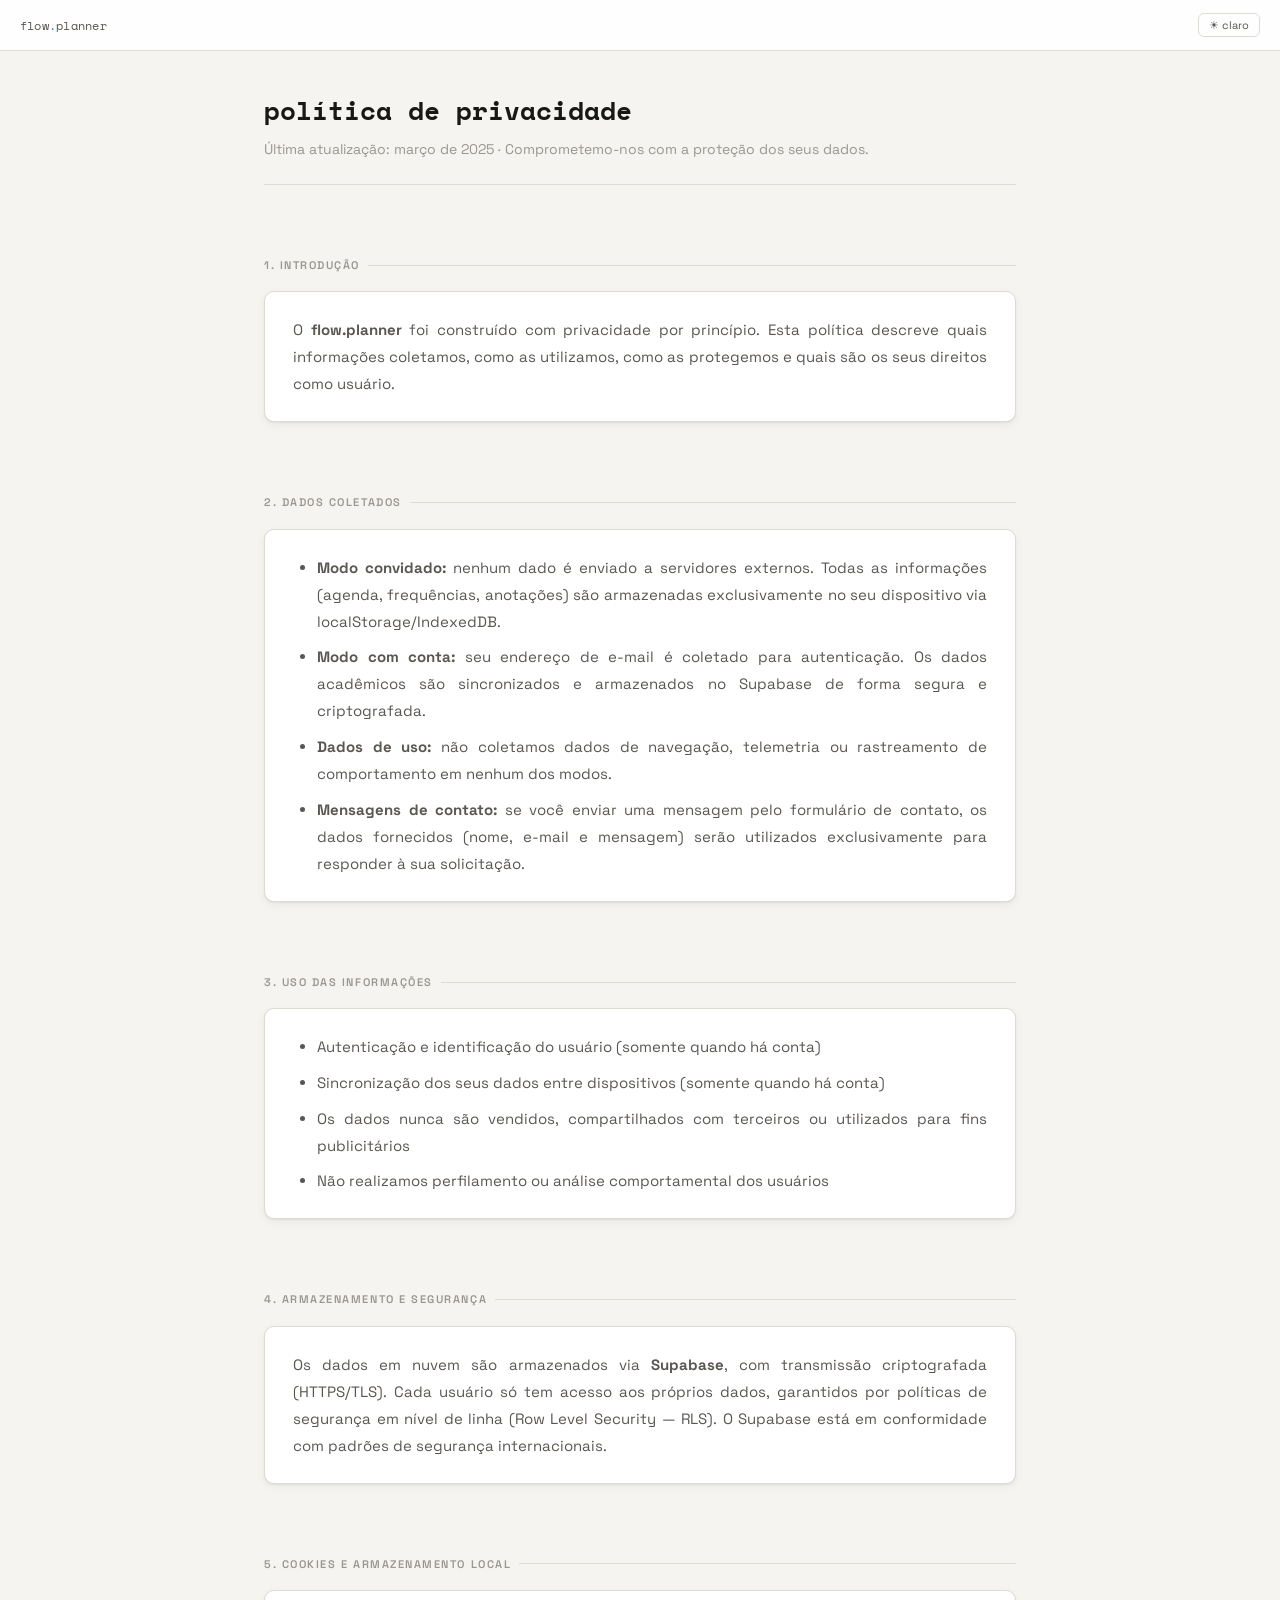
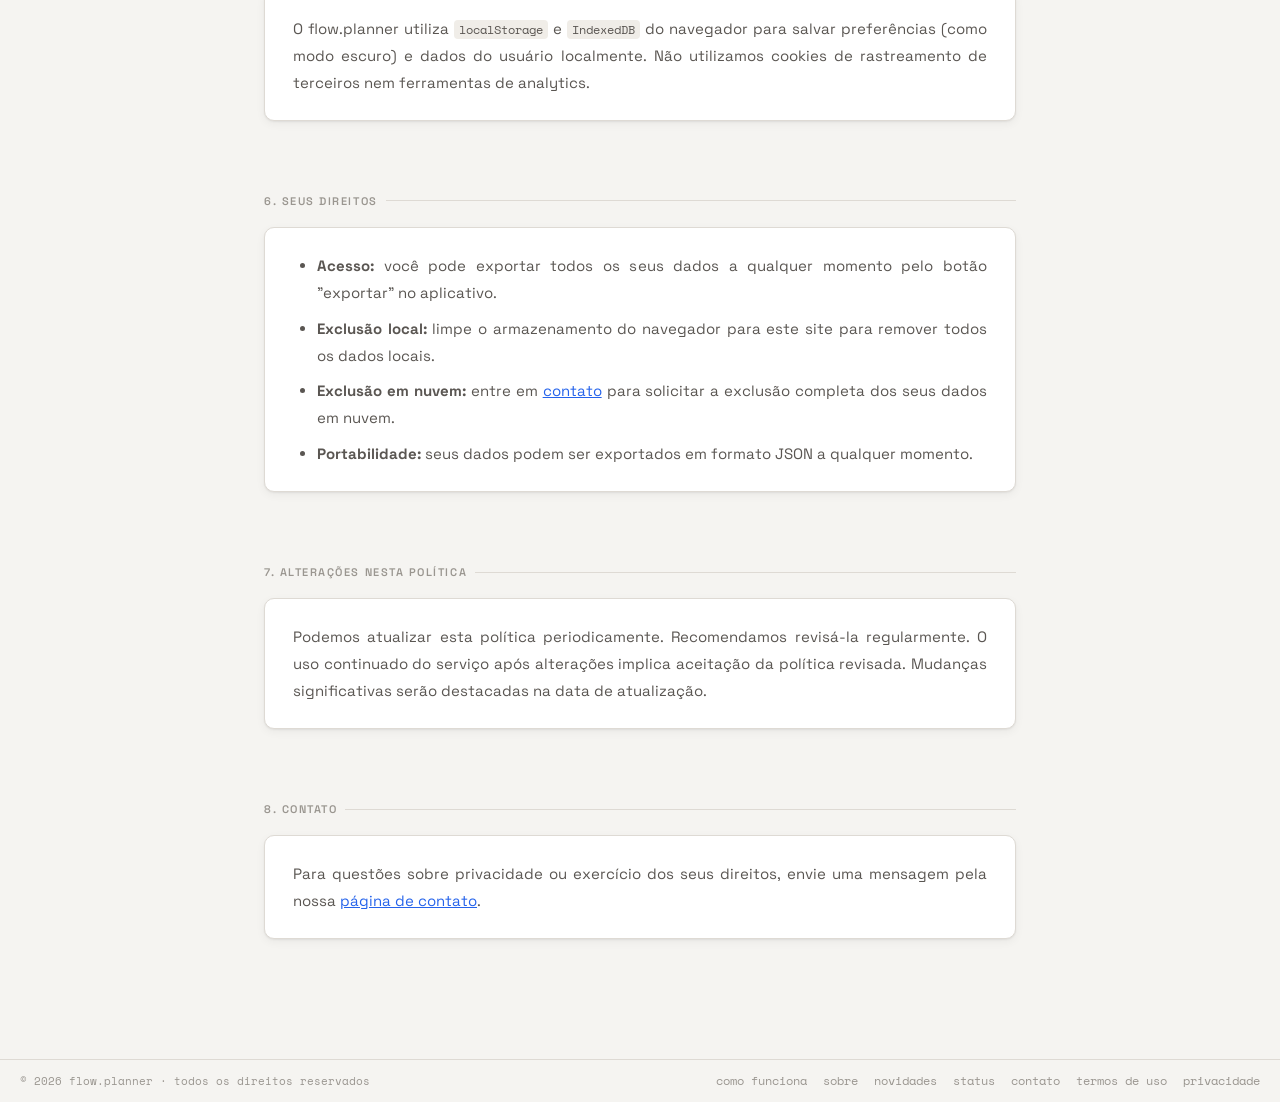
<file: privacidade.html>
<!DOCTYPE html>
<html lang="pt-BR">
<head>
<meta charset="UTF-8">
<meta name="viewport" content="width=device-width, initial-scale=1.0">
<script src="https://js.sentry-cdn.com/d4fd822a23b289c483736a7b996e8d0f.min.js" crossorigin="anonymous"></script>
<title>Política de Privacidade — flow.planner</title>
<link rel="icon" href="favicon.svg" type="image/svg+xml">
<link rel="icon" href="favicon.ico" sizes="16x16 32x32 48x48" type="image/x-icon">
<link rel="canonical" href="https://joaoclaudiano.github.io/planner/privacidade.html">
<link rel="preconnect" href="https://fonts.googleapis.com">
<link href="https://fonts.googleapis.com/css2?family=Space+Grotesk:wght@300;400;500;600&family=Space+Mono:wght@400;700&display=swap" rel="stylesheet">
<link rel="stylesheet" href="assets/css/style.css">
</head>
<body>
<header>
  <div class="header-top">
    <div style="display:flex;align-items:center">
      <a href="index.html" style="text-decoration:none"><span class="logo">flow<b>.</b>planner</span></a>
    </div>
    <div class="hright">
      <button class="hbtn" id="btnDark" aria-label="Alternar tema">☀ claro</button>
    </div>
  </div>
</header>

<main class="page-wrap">
  <div class="page-hero">
    <h1>política de privacidade</h1>
    <p>Última atualização: março de 2025 · Comprometemo-nos com a proteção dos seus dados.</p>
  </div>

  <div class="page-section">
    <h2>1. introdução</h2>
    <div class="page-card">
      <p>O <strong>flow.planner</strong> foi construído com privacidade por princípio. Esta política descreve quais informações coletamos, como as utilizamos, como as protegemos e quais são os seus direitos como usuário.</p>
    </div>
  </div>

  <div class="page-section">
    <h2>2. dados coletados</h2>
    <div class="page-card">
      <ul>
        <li><strong>Modo convidado:</strong> nenhum dado é enviado a servidores externos. Todas as informações (agenda, frequências, anotações) são armazenadas exclusivamente no seu dispositivo via localStorage/IndexedDB.</li>
        <li><strong>Modo com conta:</strong> seu endereço de e-mail é coletado para autenticação. Os dados acadêmicos são sincronizados e armazenados no Supabase de forma segura e criptografada.</li>
        <li><strong>Dados de uso:</strong> não coletamos dados de navegação, telemetria ou rastreamento de comportamento em nenhum dos modos.</li>
        <li><strong>Mensagens de contato:</strong> se você enviar uma mensagem pelo formulário de contato, os dados fornecidos (nome, e-mail e mensagem) serão utilizados exclusivamente para responder à sua solicitação.</li>
      </ul>
    </div>
  </div>

  <div class="page-section">
    <h2>3. uso das informações</h2>
    <div class="page-card">
      <ul>
        <li>Autenticação e identificação do usuário (somente quando há conta)</li>
        <li>Sincronização dos seus dados entre dispositivos (somente quando há conta)</li>
        <li>Os dados nunca são vendidos, compartilhados com terceiros ou utilizados para fins publicitários</li>
        <li>Não realizamos perfilamento ou análise comportamental dos usuários</li>
      </ul>
    </div>
  </div>

  <div class="page-section">
    <h2>4. armazenamento e segurança</h2>
    <div class="page-card">
      <p>Os dados em nuvem são armazenados via <strong>Supabase</strong>, com transmissão criptografada (HTTPS/TLS). Cada usuário só tem acesso aos próprios dados, garantidos por políticas de segurança em nível de linha (Row Level Security — RLS). O Supabase está em conformidade com padrões de segurança internacionais.</p>
    </div>
  </div>

  <div class="page-section">
    <h2>5. cookies e armazenamento local</h2>
    <div class="page-card">
      <p>O flow.planner utiliza <code style="font-family:var(--mono);font-size:12px;background:var(--surface2);padding:1px 5px;border-radius:4px">localStorage</code> e <code style="font-family:var(--mono);font-size:12px;background:var(--surface2);padding:1px 5px;border-radius:4px">IndexedDB</code> do navegador para salvar preferências (como modo escuro) e dados do usuário localmente. Não utilizamos cookies de rastreamento de terceiros nem ferramentas de analytics.</p>
    </div>
  </div>

  <div class="page-section">
    <h2>6. seus direitos</h2>
    <div class="page-card">
      <ul>
        <li><strong>Acesso:</strong> você pode exportar todos os seus dados a qualquer momento pelo botão "exportar" no aplicativo.</li>
        <li><strong>Exclusão local:</strong> limpe o armazenamento do navegador para este site para remover todos os dados locais.</li>
        <li><strong>Exclusão em nuvem:</strong> entre em <a href="contato.html" style="color:var(--accent)">contato</a> para solicitar a exclusão completa dos seus dados em nuvem.</li>
        <li><strong>Portabilidade:</strong> seus dados podem ser exportados em formato JSON a qualquer momento.</li>
      </ul>
    </div>
  </div>

  <div class="page-section">
    <h2>7. alterações nesta política</h2>
    <div class="page-card">
      <p>Podemos atualizar esta política periodicamente. Recomendamos revisá-la regularmente. O uso continuado do serviço após alterações implica aceitação da política revisada. Mudanças significativas serão destacadas na data de atualização.</p>
    </div>
  </div>

  <div class="page-section">
    <h2>8. contato</h2>
    <div class="page-card">
      <p>Para questões sobre privacidade ou exercício dos seus direitos, envie uma mensagem pela nossa <a href="contato.html" style="color:var(--accent)">página de contato</a>.</p>
    </div>
  </div>
</main>

<button class="btt" id="btt">↑</button>

<footer>
  <span class="finfo">© <span id="fYear"></span> flow.planner · todos os direitos reservados</span>
  <nav class="fnav">
    <a href="como-funciona.html">como funciona</a>
    <a href="sobre.html">sobre</a>
    <a href="novidades.html">novidades</a>
    <a href="status.html">status</a>
    <a href="contato.html">contato</a>
    <a href="termos.html">termos de uso</a>
    <a href="privacidade.html">privacidade</a>
  </nav>
</footer>

<script>
(function () {
  const KEY = 'fs-dark';
  const btn = document.getElementById('btnDark');
  function applyTheme(dark) {
    document.body.classList.toggle('dark', dark);
    btn.textContent = dark ? '☾ escuro' : '☀ claro';
  }
  applyTheme(localStorage.getItem(KEY) === '1');
  btn.addEventListener('click', () => {
    const dark = !document.body.classList.contains('dark');
    localStorage.setItem(KEY, dark ? '1' : '0');
    applyTheme(dark);
  });
  const btt = document.getElementById('btt');
  window.addEventListener('scroll', () => btt.classList.toggle('show', scrollY > 300));
  btt.addEventListener('click', () => window.scrollTo({top:0, behavior:'smooth'}));
})();
</script>
<script>document.getElementById('fYear').textContent = new Date().getFullYear();</script>
</body>
</html>
</file>
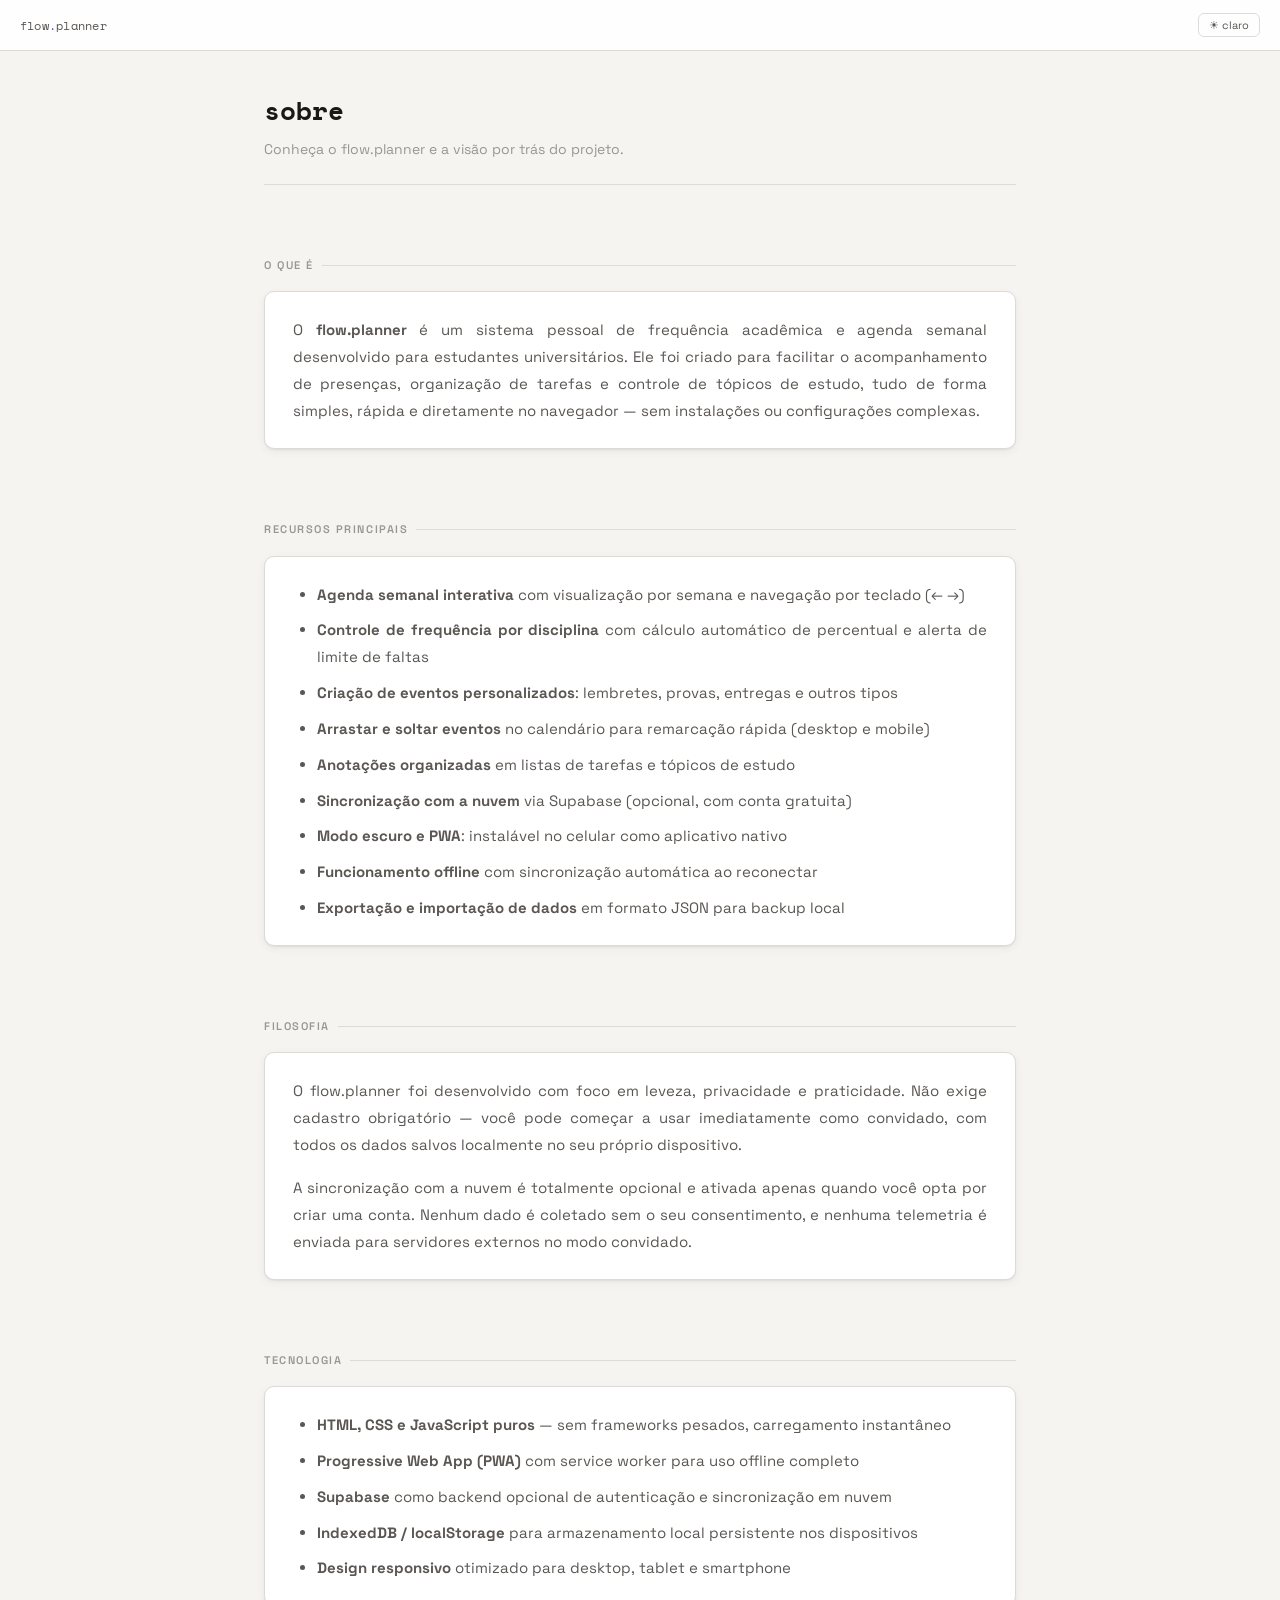
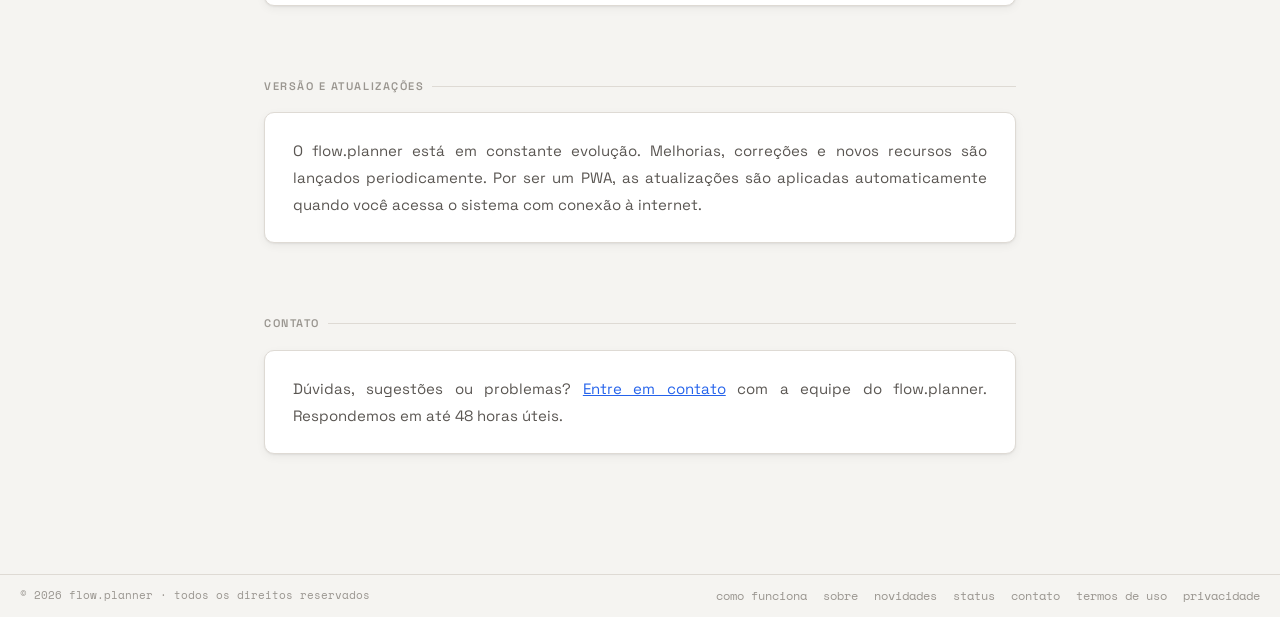
<file: sobre.html>
<!DOCTYPE html>
<html lang="pt-BR">
<head>
<meta charset="UTF-8">
<meta name="viewport" content="width=device-width, initial-scale=1.0">
<script src="https://js.sentry-cdn.com/d4fd822a23b289c483736a7b996e8d0f.min.js" crossorigin="anonymous"></script>
<title>Sobre — flow.planner</title>
<link rel="icon" href="favicon.svg" type="image/svg+xml">
<link rel="icon" href="favicon.ico" sizes="16x16 32x32 48x48" type="image/x-icon">
<link rel="canonical" href="https://joaoclaudiano.github.io/planner/sobre.html">
<link rel="preconnect" href="https://fonts.googleapis.com">
<link href="https://fonts.googleapis.com/css2?family=Space+Grotesk:wght@300;400;500;600&family=Space+Mono:wght@400;700&display=swap" rel="stylesheet">
<link rel="stylesheet" href="assets/css/style.css">
</head>
<body>
<header>
  <div class="header-top">
    <div style="display:flex;align-items:center">
      <a href="index.html" style="text-decoration:none"><span class="logo">flow<b>.</b>planner</span></a>
    </div>
    <div class="hright">
      <button class="hbtn" id="btnDark" aria-label="Alternar tema">☀ claro</button>
    </div>
  </div>
</header>

<main class="page-wrap">
  <div class="page-hero">
    <h1>sobre</h1>
    <p>Conheça o flow.planner e a visão por trás do projeto.</p>
  </div>

  <div class="page-section">
    <h2>o que é</h2>
    <div class="page-card">
      <p>O <strong>flow.planner</strong> é um sistema pessoal de frequência acadêmica e agenda semanal desenvolvido para estudantes universitários. Ele foi criado para facilitar o acompanhamento de presenças, organização de tarefas e controle de tópicos de estudo, tudo de forma simples, rápida e diretamente no navegador — sem instalações ou configurações complexas.</p>
    </div>
  </div>

  <div class="page-section">
    <h2>recursos principais</h2>
    <div class="page-card">
      <ul>
        <li><strong>Agenda semanal interativa</strong> com visualização por semana e navegação por teclado (← →)</li>
        <li><strong>Controle de frequência por disciplina</strong> com cálculo automático de percentual e alerta de limite de faltas</li>
        <li><strong>Criação de eventos personalizados</strong>: lembretes, provas, entregas e outros tipos</li>
        <li><strong>Arrastar e soltar eventos</strong> no calendário para remarcação rápida (desktop e mobile)</li>
        <li><strong>Anotações organizadas</strong> em listas de tarefas e tópicos de estudo</li>
        <li><strong>Sincronização com a nuvem</strong> via Supabase (opcional, com conta gratuita)</li>
        <li><strong>Modo escuro e PWA</strong>: instalável no celular como aplicativo nativo</li>
        <li><strong>Funcionamento offline</strong> com sincronização automática ao reconectar</li>
        <li><strong>Exportação e importação de dados</strong> em formato JSON para backup local</li>
      </ul>
    </div>
  </div>

  <div class="page-section">
    <h2>filosofia</h2>
    <div class="page-card">
      <p>O flow.planner foi desenvolvido com foco em leveza, privacidade e praticidade. Não exige cadastro obrigatório — você pode começar a usar imediatamente como convidado, com todos os dados salvos localmente no seu próprio dispositivo.</p>
      <p style="margin-top:1rem">A sincronização com a nuvem é totalmente opcional e ativada apenas quando você opta por criar uma conta. Nenhum dado é coletado sem o seu consentimento, e nenhuma telemetria é enviada para servidores externos no modo convidado.</p>
    </div>
  </div>

  <div class="page-section">
    <h2>tecnologia</h2>
    <div class="page-card">
      <ul>
        <li><strong>HTML, CSS e JavaScript puros</strong> — sem frameworks pesados, carregamento instantâneo</li>
        <li><strong>Progressive Web App (PWA)</strong> com service worker para uso offline completo</li>
        <li><strong>Supabase</strong> como backend opcional de autenticação e sincronização em nuvem</li>
        <li><strong>IndexedDB / localStorage</strong> para armazenamento local persistente nos dispositivos</li>
        <li><strong>Design responsivo</strong> otimizado para desktop, tablet e smartphone</li>
      </ul>
    </div>
  </div>

  <div class="page-section">
    <h2>versão e atualizações</h2>
    <div class="page-card">
      <p>O flow.planner está em constante evolução. Melhorias, correções e novos recursos são lançados periodicamente. Por ser um PWA, as atualizações são aplicadas automaticamente quando você acessa o sistema com conexão à internet.</p>
    </div>
  </div>

  <div class="page-section">
    <h2>contato</h2>
    <div class="page-card">
      <p>Dúvidas, sugestões ou problemas? <a href="contato.html" style="color:var(--accent)">Entre em contato</a> com a equipe do flow.planner. Respondemos em até 48 horas úteis.</p>
    </div>
  </div>
</main>

<button class="btt" id="btt">↑</button>

<footer>
  <span class="finfo">© <span id="fYear"></span> flow.planner · todos os direitos reservados</span>
  <nav class="fnav">
    <a href="como-funciona.html">como funciona</a>
    <a href="sobre.html">sobre</a>
    <a href="novidades.html">novidades</a>
    <a href="status.html">status</a>
    <a href="contato.html">contato</a>
    <a href="termos.html">termos de uso</a>
    <a href="privacidade.html">privacidade</a>
  </nav>
</footer>

<script>
(function () {
  const KEY = 'fs-dark';
  const btn = document.getElementById('btnDark');
  function applyTheme(dark) {
    document.body.classList.toggle('dark', dark);
    btn.textContent = dark ? '☾ escuro' : '☀ claro';
  }
  applyTheme(localStorage.getItem(KEY) === '1');
  btn.addEventListener('click', () => {
    const dark = !document.body.classList.contains('dark');
    localStorage.setItem(KEY, dark ? '1' : '0');
    applyTheme(dark);
  });
  const btt = document.getElementById('btt');
  window.addEventListener('scroll', () => btt.classList.toggle('show', scrollY > 300));
  btt.addEventListener('click', () => window.scrollTo({top:0, behavior:'smooth'}));
})();
</script>
<script>document.getElementById('fYear').textContent = new Date().getFullYear();</script>
</body>
</html>
</file>
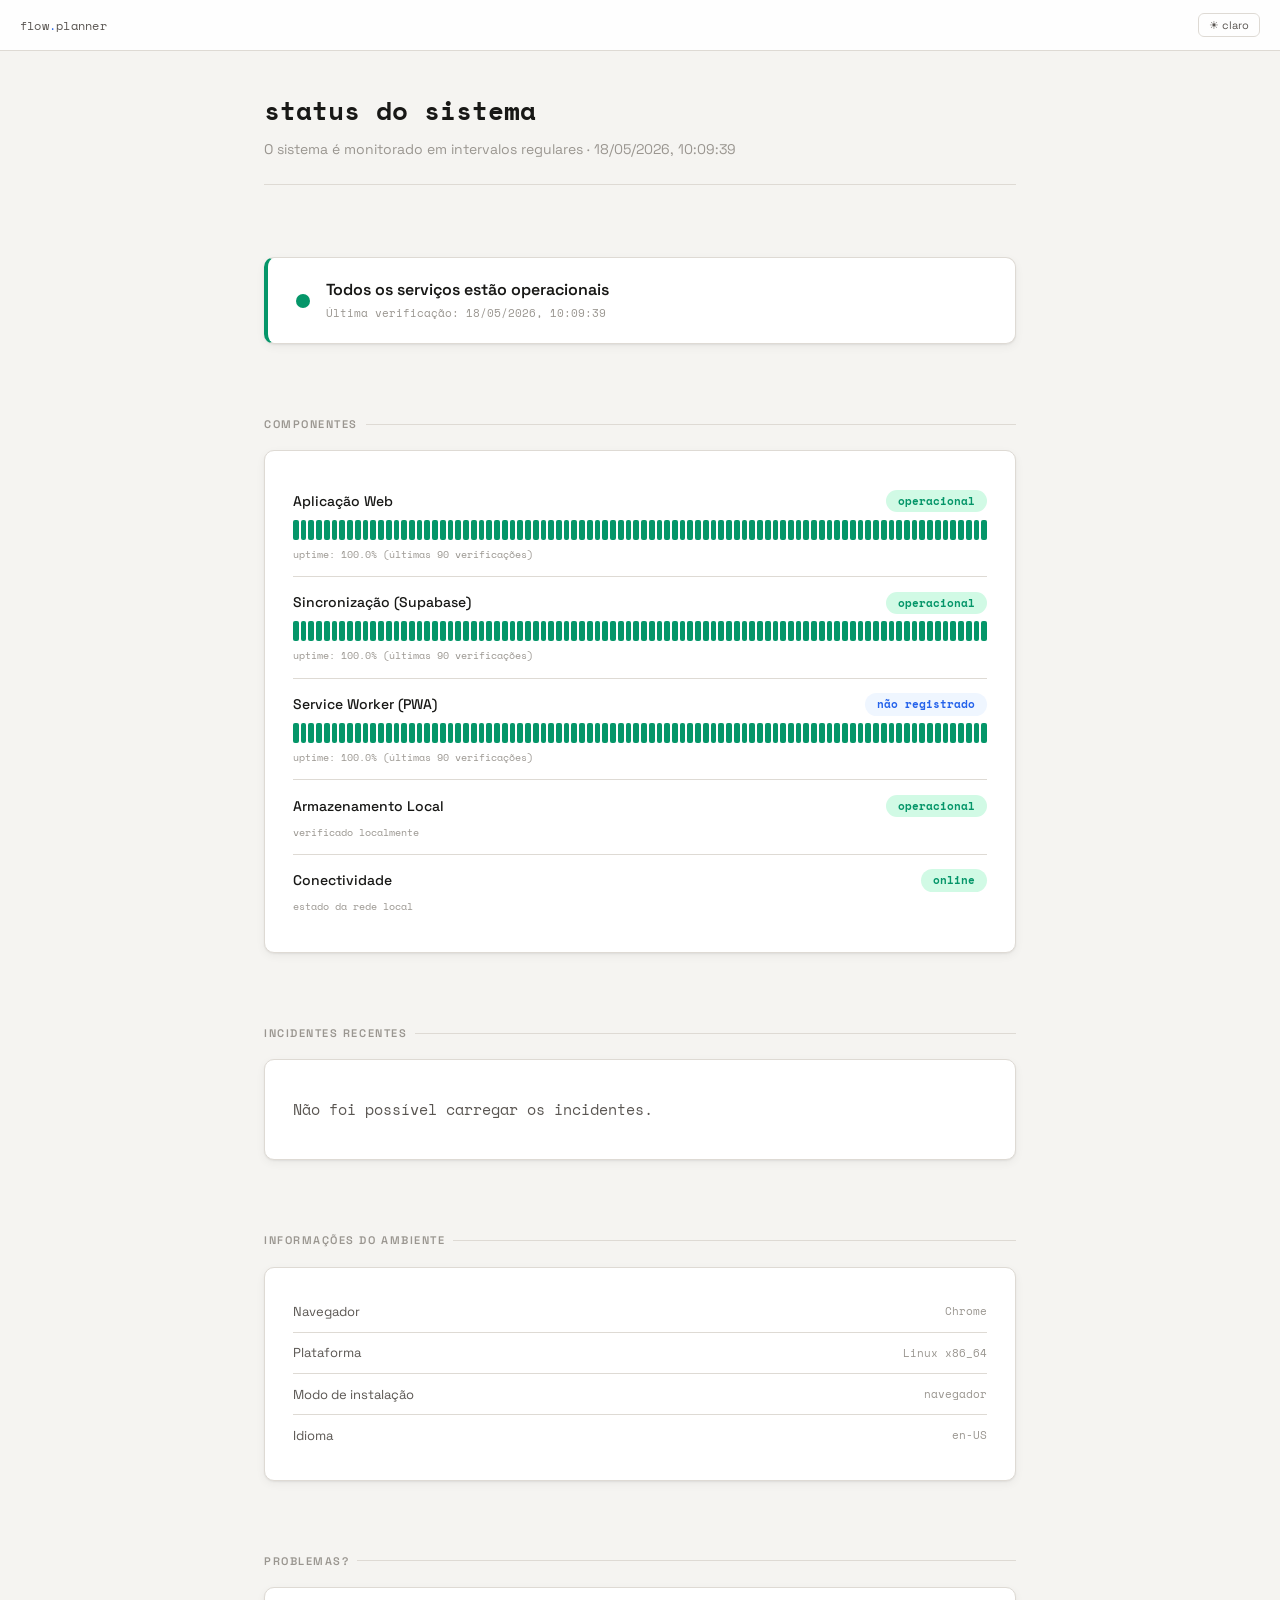
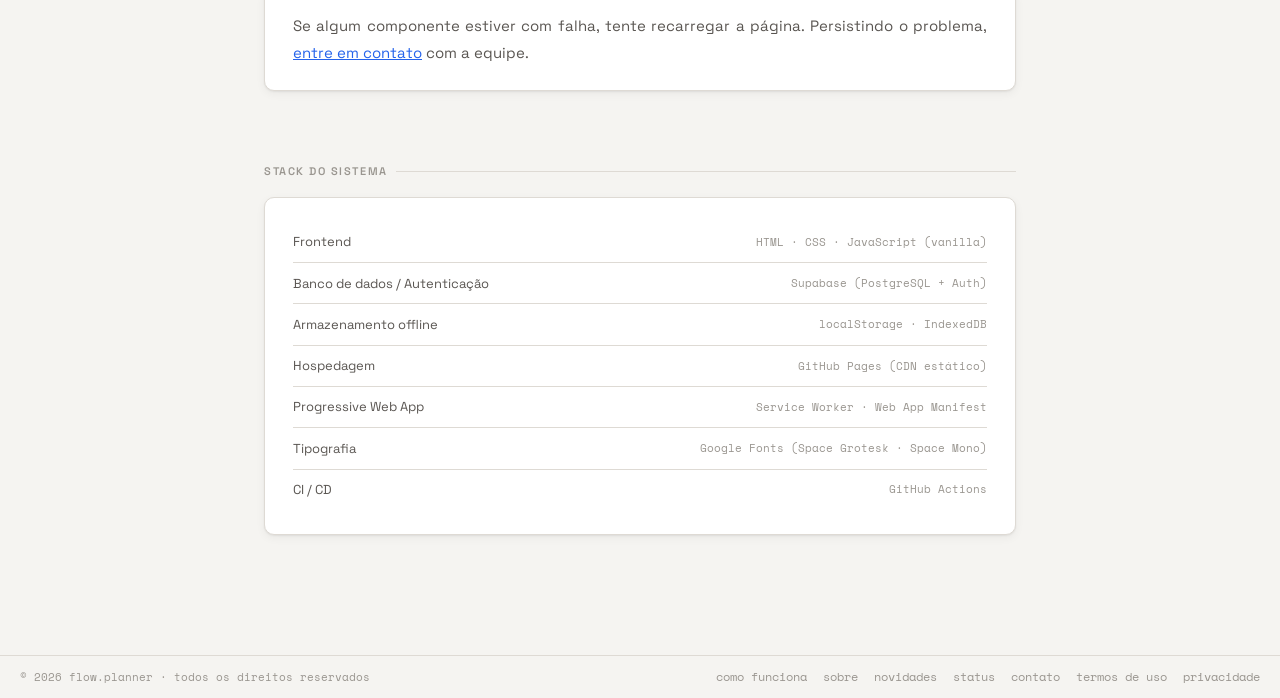
<file: status.html>
<!DOCTYPE html>
<html lang="pt-BR">
<head>
<meta charset="UTF-8">
<meta name="viewport" content="width=device-width, initial-scale=1.0">
<script src="https://js.sentry-cdn.com/d4fd822a23b289c483736a7b996e8d0f.min.js" crossorigin="anonymous"></script>
<title>Status do Sistema — flow.planner</title>
<link rel="icon" href="favicon.svg" type="image/svg+xml">
<link rel="icon" href="favicon.ico" sizes="16x16 32x32 48x48" type="image/x-icon">
<link rel="canonical" href="https://joaoclaudiano.github.io/planner/status.html">
<link rel="preconnect" href="https://fonts.googleapis.com">
<link href="https://fonts.googleapis.com/css2?family=Space+Grotesk:wght@300;400;500;600&family=Space+Mono:wght@400;700&display=swap" rel="stylesheet">
<link rel="stylesheet" href="assets/css/style.css">
<style>
/* ── Status Page extra styles ─────────────────────────────── */
.sp-overall {
  display: flex;
  align-items: center;
  gap: 1rem;
  background: var(--surface);
  border: 1px solid var(--border);
  border-radius: var(--r);
  padding: 1.25rem 1.75rem;
  box-shadow: var(--sh);
  margin-bottom: 2.5rem;
}
.sp-overall.is-up   { border-left: 4px solid var(--ok); }
.sp-overall.is-down { border-left: 4px solid var(--warn); }
.sp-overall-dot {
  width: 14px; height: 14px; border-radius: 50%; flex-shrink: 0;
}
.sp-overall.is-up   .sp-overall-dot { background: var(--ok);   animation: pulse-ok 2s infinite; }
.sp-overall.is-down .sp-overall-dot { background: var(--warn); animation: pulse-warn 2s infinite; }
@keyframes pulse-ok {
  0%,100% { box-shadow: 0 0 0 0 color-mix(in srgb, var(--ok) 60%, transparent); }
  50%      { box-shadow: 0 0 0 6px transparent; }
}
@keyframes pulse-warn {
  0%,100% { box-shadow: 0 0 0 0 color-mix(in srgb, var(--warn) 60%, transparent); }
  50%      { box-shadow: 0 0 0 6px transparent; }
}
.sp-overall-text { flex: 1; }
.sp-overall-text strong { display: block; font-size: 16px; font-weight: 600; color: var(--text); }
.sp-overall-text small  { font-family: var(--mono); font-size: 11px; color: var(--text3); }

/* Component row */
.sp-comp { display: flex; flex-direction: column; gap: 0; }
.sp-comp-row {
  display: flex; flex-direction: column;
  padding: .9rem 0; border-bottom: 1px solid var(--border); gap: .45rem;
}
.sp-comp-row:last-child { border-bottom: none; }
.sp-comp-row-header { display: flex; align-items: center; justify-content: space-between; gap: 1rem; }
.sp-comp-info { display: flex; flex-direction: column; gap: .15rem; min-width: 0; }
.sp-comp-name { font-size: 14px; color: var(--text); font-weight: 500; }
.sp-comp-uptime { font-family: var(--mono); font-size: 10px; color: var(--text3); }

/* Uptime bars */
.sp-bars {
  display: flex; align-items: center; gap: 2px; width: 100%; overflow: hidden;
}
.sp-bar {
  flex: 1; min-width: 0; height: 20px; border-radius: 2px;
  background: var(--border); transition: background .2s, opacity .15s;
  cursor: default;
}
.sp-bar.up   { background: var(--ok); }
.sp-bar.down { background: var(--warn); }
.sp-bar.empty { opacity: .3; }

/* Incidents */
.sp-incident {
  display: flex; gap: .75rem; align-items: flex-start;
  padding: .9rem 0; border-bottom: 1px solid var(--border);
}
.sp-incident:last-child { border-bottom: none; }
.sp-incident-dot {
  width: 8px; height: 8px; border-radius: 50%; margin-top: .35rem; flex-shrink: 0;
}
.sp-incident-dot.open   { background: var(--warn); }
.sp-incident-dot.closed { background: var(--ok); }
.sp-incident-body { flex: 1; min-width: 0; }
.sp-incident-title { font-size: 13px; font-weight: 500; color: var(--text); margin-bottom: .2rem; }
.sp-incident-meta  { font-family: var(--mono); font-size: 10px; color: var(--text3); }
.sp-incident-badge {
  font-family: var(--mono); font-size: 10px; padding: 2px 8px;
  border-radius: 20px; font-weight: 700; flex-shrink: 0;
}
.sp-incident-badge.open   { background: var(--warnb); color: var(--warn); }
.sp-incident-badge.closed { background: var(--okb);   color: var(--ok);   }
.sp-empty { font-family: var(--mono); font-size: 12px; color: var(--text3); padding: .75rem 0; }
.sp-ok-mark {
  display: inline-flex; align-items: center; justify-content: center;
  width: 14px; height: 14px; border-radius: 50%;
  background: var(--ok); color: #fff; font-size: 9px; font-weight: 700;
  vertical-align: middle; margin-right: .35rem; flex-shrink: 0;
  line-height: 1; font-family: var(--mono);
}

/* Env table */
.sp-env-row {
  display: flex; align-items: center; justify-content: space-between;
  padding: .65rem 0; border-bottom: 1px solid var(--border); gap: .5rem;
}
.sp-env-row:last-child { border-bottom: none; }
.sp-env-key   { font-size: 13px; color: var(--text2); }
.sp-env-val   { font-family: var(--mono); font-size: 11px; color: var(--text3); text-align: right; }

/* Bar hover */
.sp-bar:not(.empty):hover { opacity: .7; }
.sp-bar.empty:hover        { opacity: .5; }

/* Custom tooltip */
#sp-tooltip {
  position: fixed;
  z-index: 9999;
  background: var(--surface);
  border: 1px solid var(--border);
  border-radius: var(--r);
  padding: .35rem .7rem;
  font-family: var(--mono);
  font-size: 11px;
  color: var(--text);
  pointer-events: none;
  white-space: nowrap;
  box-shadow: var(--sh);
  line-height: 1.6;
  text-align: center;
  transform: translate(-50%, calc(-100% - 10px));
  opacity: 0;
  transition: opacity .12s;
}
#sp-tooltip.visible { opacity: 1; }
#sp-tooltip::after {
  content: '';
  position: absolute;
  top: 100%; left: 50%;
  transform: translateX(-50%);
  border: 5px solid transparent;
  border-top-color: var(--border);
}

@media (max-width: 520px) {
  .sp-bar { height: 16px; }
  .sp-overall { padding: 1rem 1.1rem; }
}
</style>
</head>
<body>
<header>
  <div class="header-top">
    <div style="display:flex;align-items:center">
      <a href="index.html" style="text-decoration:none"><span class="logo">flow<b>.</b>planner</span></a>
    </div>
    <div class="hright">
      <button class="hbtn" id="btnDark" aria-label="Alternar tema">☀ claro</button>
    </div>
  </div>
</header>

<main class="page-wrap">
  <div class="page-hero">
    <h1>status do sistema</h1>
    <p id="sp-last-check">Carregando…</p>
  </div>

  <!-- Overall status card -->
  <div class="sp-overall is-up" id="sp-overall">
    <span class="sp-overall-dot"></span>
    <div class="sp-overall-text">
      <strong id="sp-overall-text">Todos os serviços estão operacionais</strong>
      <small id="sp-overall-sub">Verificando…</small>
    </div>
  </div>

  <!-- Components -->
  <div class="page-section">
    <h2>componentes</h2>
    <div class="page-card">
      <div class="sp-comp" id="sp-components">
        <!-- populated by JS -->
        <div class="sp-comp-row">
          <div class="sp-comp-row-header">
            <div class="sp-comp-info">
              <span class="sp-comp-name">Aplicação Web</span>
            </div>
            <span class="status-badge ok" id="s-web">operacional</span>
          </div>
          <div class="sp-bars" id="bars-web"></div>
          <span class="sp-comp-uptime" id="up-web">—</span>
        </div>
        <div class="sp-comp-row">
          <div class="sp-comp-row-header">
            <div class="sp-comp-info">
              <span class="sp-comp-name">Sincronização (Supabase)</span>
            </div>
            <span class="status-badge ok" id="s-supabase">operacional</span>
          </div>
          <div class="sp-bars" id="bars-supabase"></div>
          <span class="sp-comp-uptime" id="up-supabase">—</span>
        </div>
        <div class="sp-comp-row">
          <div class="sp-comp-row-header">
            <div class="sp-comp-info">
              <span class="sp-comp-name">Service Worker (PWA)</span>
            </div>
            <span class="status-badge info" id="s-pwa">verificando…</span>
          </div>
          <div class="sp-bars" id="bars-pwa"></div>
          <span class="sp-comp-uptime" id="up-pwa">—</span>
        </div>
        <div class="sp-comp-row">
          <div class="sp-comp-row-header">
            <div class="sp-comp-info">
              <span class="sp-comp-name">Armazenamento Local</span>
            </div>
            <span class="status-badge ok" id="s-storage">verificando…</span>
          </div>
          <span class="sp-comp-uptime" id="up-storage">verificado localmente</span>
        </div>
        <div class="sp-comp-row">
          <div class="sp-comp-row-header">
            <div class="sp-comp-info">
              <span class="sp-comp-name">Conectividade</span>
            </div>
            <span class="status-badge ok" id="s-net">verificando…</span>
          </div>
          <span class="sp-comp-uptime" id="up-net">estado da rede local</span>
        </div>
      </div>
    </div>
  </div>

  <!-- Incidents -->
  <div class="page-section">
    <h2>incidentes recentes</h2>
    <div class="page-card">
      <div id="sp-incidents">
        <p class="sp-empty">Carregando incidentes…</p>
      </div>
    </div>
  </div>

  <!-- Environment info -->
  <div class="page-section">
    <h2>informações do ambiente</h2>
    <div class="page-card">
      <div class="sp-env-row">
        <span class="sp-env-key">Navegador</span>
        <span class="sp-env-val" id="e-browser">—</span>
      </div>
      <div class="sp-env-row">
        <span class="sp-env-key">Plataforma</span>
        <span class="sp-env-val" id="e-platform">—</span>
      </div>
      <div class="sp-env-row">
        <span class="sp-env-key">Modo de instalação</span>
        <span class="sp-env-val" id="e-pwa-mode">—</span>
      </div>
      <div class="sp-env-row">
        <span class="sp-env-key">Idioma</span>
        <span class="sp-env-val" id="e-lang">—</span>
      </div>
    </div>
  </div>

  <div class="page-section">
    <h2>problemas?</h2>
    <div class="page-card">
      <p>Se algum componente estiver com falha, tente recarregar a página. Persistindo o problema, <a href="contato.html" style="color:var(--accent)">entre em contato</a> com a equipe.</p>
    </div>
  </div>

  <div class="page-section">
    <h2>stack do sistema</h2>
    <div class="page-card">
      <div class="sp-env-row">
        <span class="sp-env-key">Frontend</span>
        <span class="sp-env-val">HTML · CSS · JavaScript (vanilla)</span>
      </div>
      <div class="sp-env-row">
        <span class="sp-env-key">Banco de dados / Autenticação</span>
        <span class="sp-env-val">Supabase (PostgreSQL + Auth)</span>
      </div>
      <div class="sp-env-row">
        <span class="sp-env-key">Armazenamento offline</span>
        <span class="sp-env-val">localStorage · IndexedDB</span>
      </div>
      <div class="sp-env-row">
        <span class="sp-env-key">Hospedagem</span>
        <span class="sp-env-val">GitHub Pages (CDN estático)</span>
      </div>
      <div class="sp-env-row">
        <span class="sp-env-key">Progressive Web App</span>
        <span class="sp-env-val">Service Worker · Web App Manifest</span>
      </div>
      <div class="sp-env-row">
        <span class="sp-env-key">Tipografia</span>
        <span class="sp-env-val">Google Fonts (Space Grotesk · Space Mono)</span>
      </div>
      <div class="sp-env-row">
        <span class="sp-env-key">CI / CD</span>
        <span class="sp-env-val">GitHub Actions</span>
      </div>
    </div>
  </div>
</main>

<button class="btt" id="btt">↑</button>

<footer>
  <span class="finfo">© <span id="fYear"></span> flow.planner · todos os direitos reservados</span>
  <nav class="fnav">
    <a href="como-funciona.html">como funciona</a>
    <a href="sobre.html">sobre</a>
    <a href="novidades.html">novidades</a>
    <a href="status.html">status</a>
    <a href="contato.html">contato</a>
    <a href="termos.html">termos de uso</a>
    <a href="privacidade.html">privacidade</a>
  </nav>
</footer>

<script>
/* ── Theme + scroll ─────────────────────────────────────────── */
(function () {
  const KEY = 'fs-dark';
  const btn = document.getElementById('btnDark');
  function applyTheme(dark) {
    document.body.classList.toggle('dark', dark);
    btn.textContent = dark ? '☾ escuro' : '☀ claro';
  }
  applyTheme(localStorage.getItem(KEY) === '1');
  btn.addEventListener('click', () => {
    const dark = !document.body.classList.contains('dark');
    localStorage.setItem(KEY, dark ? '1' : '0');
    applyTheme(dark);
  });
  const btt = document.getElementById('btt');
  window.addEventListener('scroll', () => btt.classList.toggle('show', scrollY > 300));
  btt.addEventListener('click', () => window.scrollTo({ top: 0, behavior: 'smooth' }));
})();

/* ── Status page logic ──────────────────────────────────────── */
(function () {
  const REPO_OWNER = 'JoaoClaudiano';
  const REPO_NAME  = 'planner';
  const STATUS_URL = 'data/status.json';
  const ISSUES_URL = `https://api.github.com/repos/${REPO_OWNER}/${REPO_NAME}/issues?labels=incident&state=all&per_page=10`;

  /* helpers */
  function setBadge(id, text, type) {
    const el = document.getElementById(id);
    if (!el) return;
    el.textContent = text;
    el.className = 'status-badge ' + (type || 'ok');
  }

  function fmtDate(iso) {
    try { return new Date(iso).toLocaleString('pt-BR'); } catch { return iso; }
  }

  function calcUptime(history, key) {
    if (!history || !history.length) return null;
    const up = history.filter(h => h[key] === 'up').length;
    return ((up / history.length) * 100).toFixed(1);
  }

  /* uptime bar tooltip */
  const _tt = document.createElement('div');
  _tt.id = 'sp-tooltip';
  document.body.appendChild(_tt);

  function showTooltip(bar, html) {
    _tt.innerHTML = html;
    _tt.classList.add('visible');
    const r = bar.getBoundingClientRect();
    _tt.style.left = (r.left + r.width / 2) + 'px';
    _tt.style.top  = r.top + 'px';
  }
  function hideTooltip() { _tt.classList.remove('visible'); }

  /* uptime bars */
  function renderBars(containerId, history, key) {
    const el = document.getElementById(containerId);
    if (!el) return;
    el.innerHTML = '';
    const BARS = 90;
    const padded = Array(Math.max(0, BARS - history.length)).fill(null).concat(history.slice(-BARS));
    padded.forEach(entry => {
      const bar = document.createElement('span');
      bar.className = 'sp-bar';
      let tip;
      if (!entry) {
        bar.classList.add('empty');
        tip = 'sem dados';
      } else if (entry[key] === 'up') {
        bar.classList.add('up');
        tip = `<span style="color:var(--text3)">${fmtDate(entry.ts)}</span><br><span style="color:var(--ok)">● operacional</span>`;
      } else {
        bar.classList.add('down');
        tip = `<span style="color:var(--text3)">${fmtDate(entry.ts)}</span><br><span style="color:var(--warn)">● incidente</span>`;
      }
      bar.addEventListener('mouseenter', () => showTooltip(bar, tip));
      bar.addEventListener('mouseleave', hideTooltip);
      el.appendChild(bar);
    });
  }

  /* overall card */
  function setOverall(up, lastCheck) {
    const card = document.getElementById('sp-overall');
    const txt  = document.getElementById('sp-overall-text');
    const sub  = document.getElementById('sp-overall-sub');
    card.className = 'sp-overall ' + (up ? 'is-up' : 'is-down');
    txt.textContent = up ? 'Todos os serviços estão operacionais' : 'Incidente em andamento';
    sub.textContent = lastCheck ? 'Última verificação: ' + fmtDate(lastCheck) : '';
    document.getElementById('sp-last-check').textContent =
      lastCheck ? 'O sistema é monitorado em intervalos regulares · ' + fmtDate(lastCheck) : 'O sistema é monitorado em intervalos regulares';
  }

  /* ── Fetch status.json ────── */
  fetch(STATUS_URL + '?_=' + Date.now())
    .then(r => r.json())
    .then(data => {
      const overall = data.overall === 'up';
      setOverall(overall, data.last_check);

      const comps = data.components || {};
      const hist  = data.history   || [];

      /* web */
      const webUp = (comps.web || {}).status === 'up';
      setBadge('s-web', webUp ? 'operacional' : 'incidente', webUp ? 'ok' : 'warn');
      const webPct = calcUptime(hist, 'web');
      if (webPct !== null) document.getElementById('up-web').textContent = `uptime: ${webPct}% (últimas ${hist.length} verificações)`;
      renderBars('bars-web', hist, 'web');

      /* supabase */
      const sbUp = (comps.supabase || {}).status === 'up';
      setBadge('s-supabase', sbUp ? 'operacional' : 'incidente', sbUp ? 'ok' : 'warn');
      const sbPct = calcUptime(hist, 'supabase');
      if (sbPct !== null) document.getElementById('up-supabase').textContent = `uptime: ${sbPct}% (últimas ${hist.length} verificações)`;
      renderBars('bars-supabase', hist, 'supabase');

      /* pwa — bars from history, badge checked client-side below */
      renderBars('bars-pwa', hist, 'pwa');
      const pwaPct = calcUptime(hist, 'pwa');
      if (pwaPct !== null) document.getElementById('up-pwa').textContent = `uptime: ${pwaPct}% (últimas ${hist.length} verificações)`;
    })
    .catch(() => {
      setOverall(true, null);
    });

  /* ── Client-side checks ────── */

  // localStorage
  try {
    localStorage.setItem('_fs_t', '1');
    localStorage.removeItem('_fs_t');
    setBadge('s-storage', 'operacional', 'ok');
  } catch (e) {
    setBadge('s-storage', 'indisponível', 'warn');
  }

  // Connectivity
  function updateNet() {
    setBadge('s-net', navigator.onLine ? 'online' : 'offline', navigator.onLine ? 'ok' : 'warn');
  }
  updateNet();
  window.addEventListener('online',  updateNet);
  window.addEventListener('offline', updateNet);

  // Service Worker
  if ('serviceWorker' in navigator) {
    navigator.serviceWorker.getRegistrations().then(regs => {
      const active = regs.length > 0;
      setBadge('s-pwa', active ? 'ativo' : 'não registrado', active ? 'ok' : 'info');
      document.getElementById('up-pwa').textContent = active ? 'em execução' : 'não registrado';
    });
  } else {
    setBadge('s-pwa', 'não suportado', 'info');
    document.getElementById('up-pwa').textContent = 'não suportado neste navegador';
  }

  // Environment info
  const ua = navigator.userAgent;
  let browser = 'desconhecido';
  if      (/Firefox\//.test(ua)) browser = 'Firefox';
  else if (/Edg\//.test(ua))     browser = 'Edge';
  else if (/OPR\//.test(ua))     browser = 'Opera';
  else if (/Chrome\//.test(ua))  browser = 'Chrome';
  else if (/Safari\//.test(ua))  browser = 'Safari';
  document.getElementById('e-browser').textContent  = browser;
  document.getElementById('e-platform').textContent = navigator.platform || '—';
  document.getElementById('e-pwa-mode').textContent =
    window.matchMedia('(display-mode: standalone)').matches ? 'instalado (PWA)' : 'navegador';
  document.getElementById('e-lang').textContent = navigator.language || '—';

  /* ── Fetch GitHub Issues (incidents) ────── */
  const incEl = document.getElementById('sp-incidents');
  fetch(ISSUES_URL)
    .then(r => r.json())
    .then(issues => {
      if (!Array.isArray(issues) || issues.length === 0) {
        incEl.innerHTML = '<p class="sp-empty"><span class="sp-ok-mark">✓</span> Nenhum incidente registrado.</p>';
        return;
      }
      incEl.innerHTML = '';
      issues.forEach(issue => {
        const isOpen = issue.state === 'open';
        const row = document.createElement('div');
        row.className = 'sp-incident';

        const dot = document.createElement('span');
        dot.className = 'sp-incident-dot ' + (isOpen ? 'open' : 'closed');

        const body = document.createElement('div');
        body.className = 'sp-incident-body';

        const titleDiv = document.createElement('div');
        titleDiv.className = 'sp-incident-title';
        const link = document.createElement('a');
        link.href = issue.html_url;
        link.target = '_blank';
        link.rel = 'noopener noreferrer';
        link.style.cssText = 'color:var(--text);text-decoration:none;';
        link.addEventListener('mouseover', () => { link.style.color = 'var(--accent)'; });
        link.addEventListener('mouseout',  () => { link.style.color = 'var(--text)'; });
        link.textContent = issue.title;
        titleDiv.appendChild(link);

        const meta = document.createElement('div');
        meta.className = 'sp-incident-meta';
        meta.textContent = `#${issue.number} · ${isOpen ? 'Aberto' : 'Resolvido'} em ${fmtDate(isOpen ? issue.created_at : issue.closed_at)}`;

        body.appendChild(titleDiv);
        body.appendChild(meta);

        const badge = document.createElement('span');
        badge.className = 'sp-incident-badge ' + (isOpen ? 'open' : 'closed');
        badge.textContent = isOpen ? 'aberto' : 'resolvido';

        row.appendChild(dot);
        row.appendChild(body);
        row.appendChild(badge);
        incEl.appendChild(row);
      });
    })
    .catch(() => {
      incEl.innerHTML = '<p class="sp-empty">Não foi possível carregar os incidentes.</p>';
    });

})();
</script>
<script>document.getElementById('fYear').textContent = new Date().getFullYear();</script>
</body>
</html>
</file>
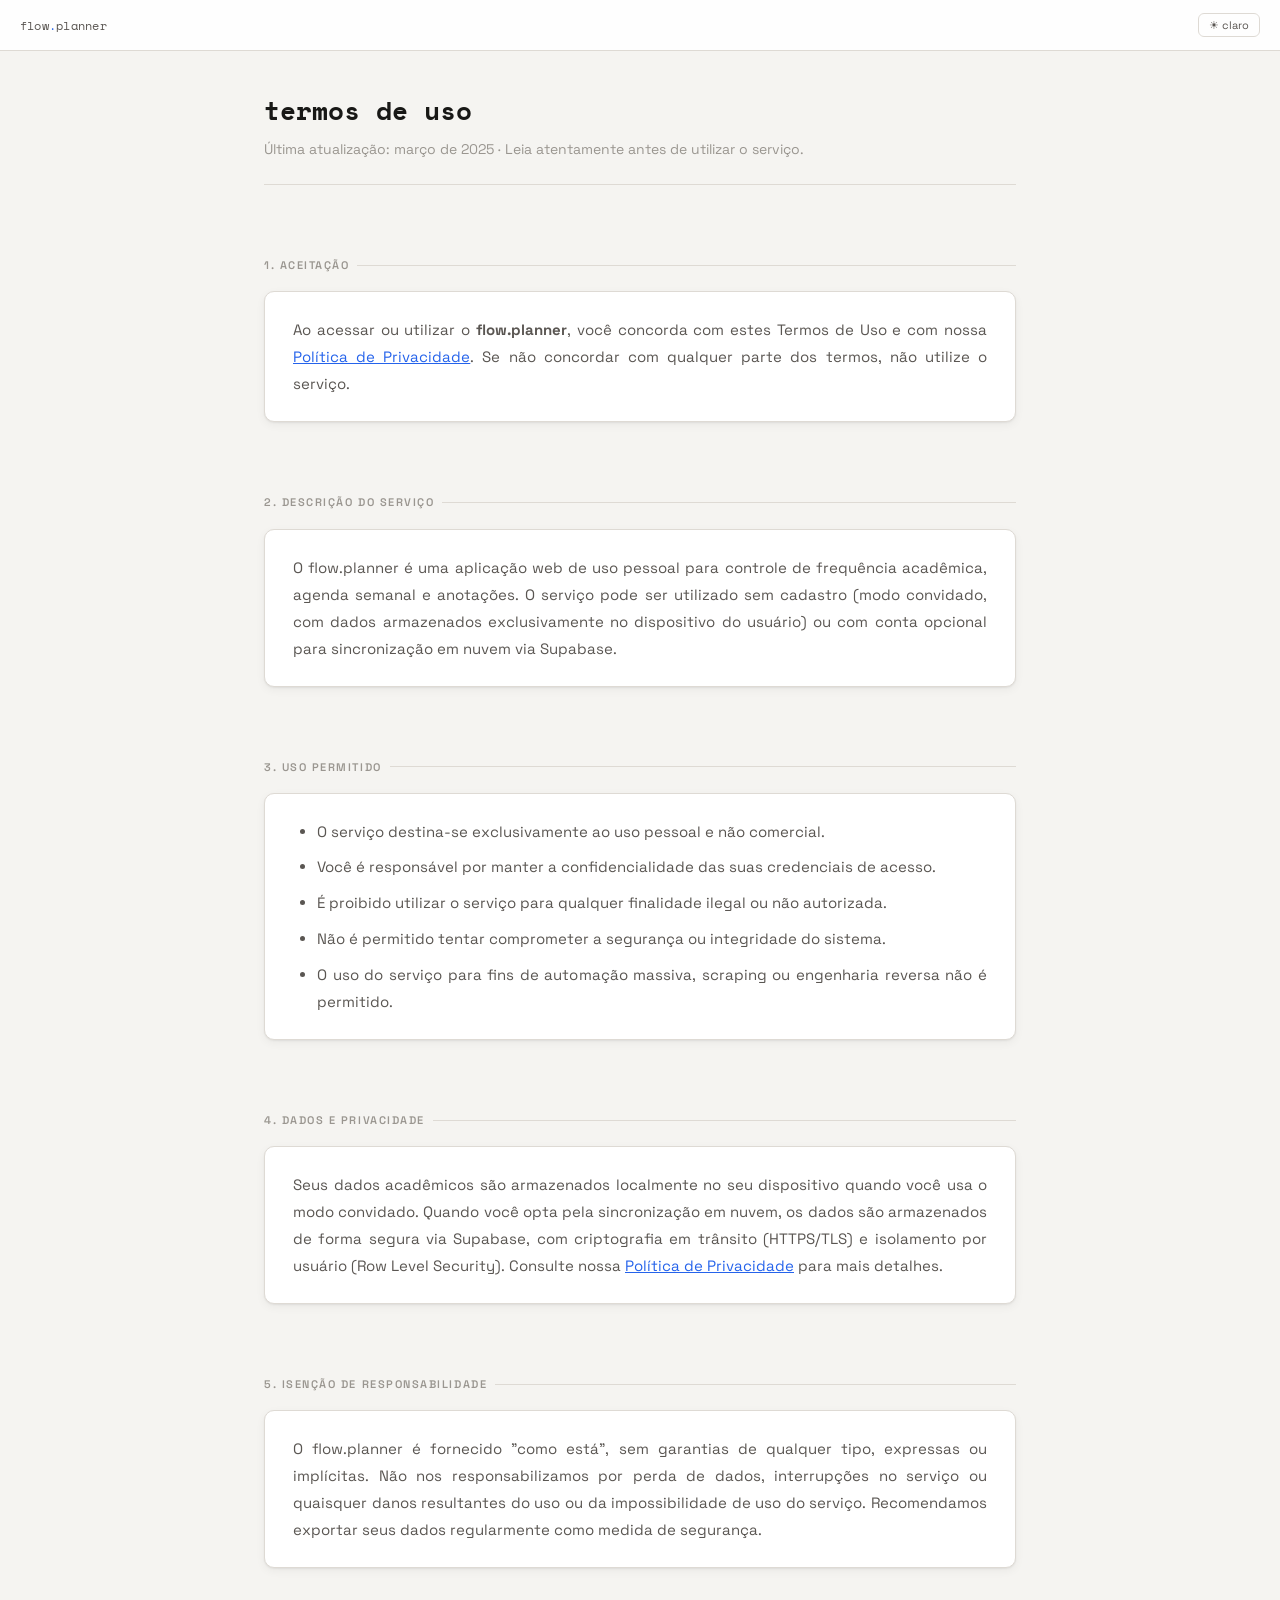
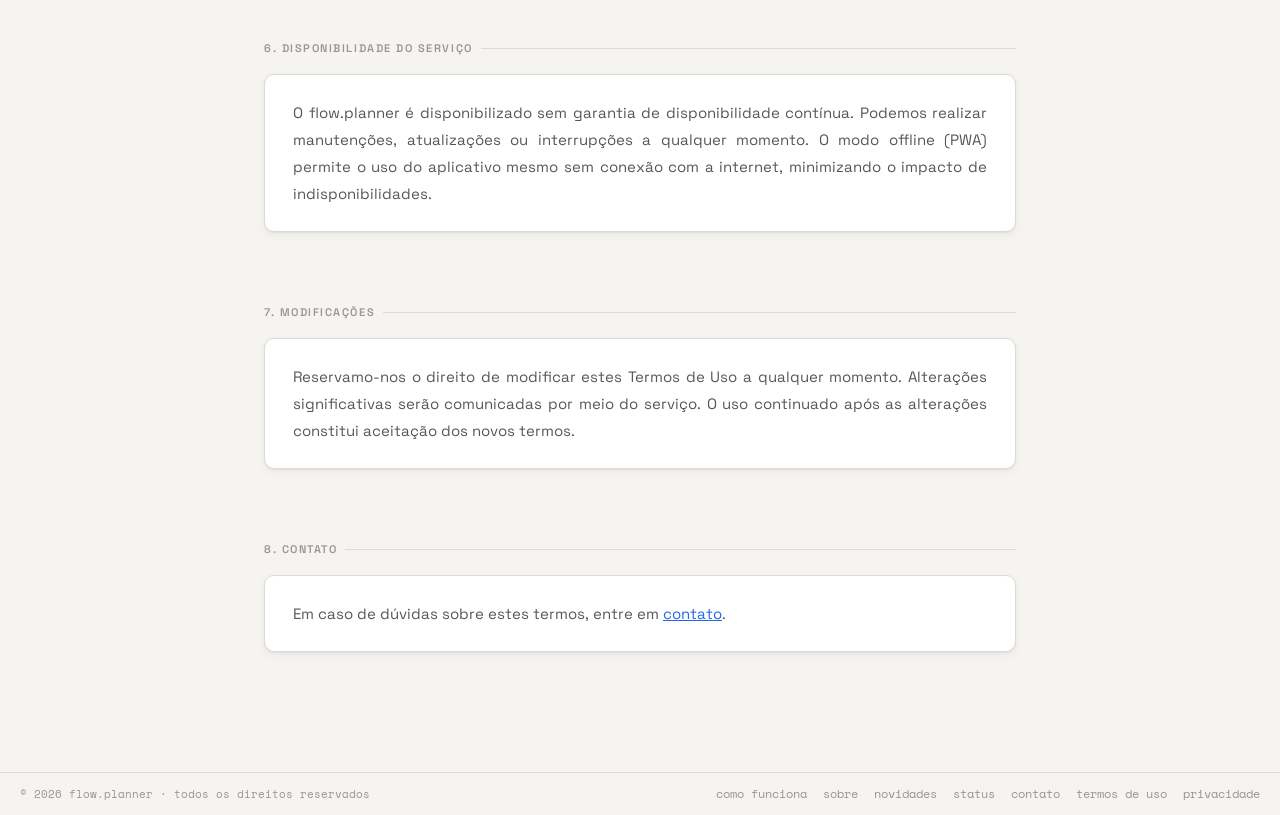
<file: termos.html>
<!DOCTYPE html>
<html lang="pt-BR">
<head>
<meta charset="UTF-8">
<meta name="viewport" content="width=device-width, initial-scale=1.0">
<script src="https://js.sentry-cdn.com/d4fd822a23b289c483736a7b996e8d0f.min.js" crossorigin="anonymous"></script>
<title>Termos de Uso — flow.planner</title>
<link rel="icon" href="favicon.svg" type="image/svg+xml">
<link rel="icon" href="favicon.ico" sizes="16x16 32x32 48x48" type="image/x-icon">
<link rel="canonical" href="https://joaoclaudiano.github.io/planner/termos.html">
<link rel="preconnect" href="https://fonts.googleapis.com">
<link href="https://fonts.googleapis.com/css2?family=Space+Grotesk:wght@300;400;500;600&family=Space+Mono:wght@400;700&display=swap" rel="stylesheet">
<link rel="stylesheet" href="assets/css/style.css">
</head>
<body>
<header>
  <div class="header-top">
    <div style="display:flex;align-items:center">
      <a href="index.html" style="text-decoration:none"><span class="logo">flow<b>.</b>planner</span></a>
    </div>
    <div class="hright">
      <button class="hbtn" id="btnDark" aria-label="Alternar tema">☀ claro</button>
    </div>
  </div>
</header>

<main class="page-wrap">
  <div class="page-hero">
    <h1>termos de uso</h1>
    <p>Última atualização: março de 2025 · Leia atentamente antes de utilizar o serviço.</p>
  </div>

  <div class="page-section">
    <h2>1. aceitação</h2>
    <div class="page-card">
      <p>Ao acessar ou utilizar o <strong>flow.planner</strong>, você concorda com estes Termos de Uso e com nossa <a href="privacidade.html" style="color:var(--accent)">Política de Privacidade</a>. Se não concordar com qualquer parte dos termos, não utilize o serviço.</p>
    </div>
  </div>

  <div class="page-section">
    <h2>2. descrição do serviço</h2>
    <div class="page-card">
      <p>O flow.planner é uma aplicação web de uso pessoal para controle de frequência acadêmica, agenda semanal e anotações. O serviço pode ser utilizado sem cadastro (modo convidado, com dados armazenados exclusivamente no dispositivo do usuário) ou com conta opcional para sincronização em nuvem via Supabase.</p>
    </div>
  </div>

  <div class="page-section">
    <h2>3. uso permitido</h2>
    <div class="page-card">
      <ul>
        <li>O serviço destina-se exclusivamente ao uso pessoal e não comercial.</li>
        <li>Você é responsável por manter a confidencialidade das suas credenciais de acesso.</li>
        <li>É proibido utilizar o serviço para qualquer finalidade ilegal ou não autorizada.</li>
        <li>Não é permitido tentar comprometer a segurança ou integridade do sistema.</li>
        <li>O uso do serviço para fins de automação massiva, scraping ou engenharia reversa não é permitido.</li>
      </ul>
    </div>
  </div>

  <div class="page-section">
    <h2>4. dados e privacidade</h2>
    <div class="page-card">
      <p>Seus dados acadêmicos são armazenados localmente no seu dispositivo quando você usa o modo convidado. Quando você opta pela sincronização em nuvem, os dados são armazenados de forma segura via Supabase, com criptografia em trânsito (HTTPS/TLS) e isolamento por usuário (Row Level Security). Consulte nossa <a href="privacidade.html" style="color:var(--accent)">Política de Privacidade</a> para mais detalhes.</p>
    </div>
  </div>

  <div class="page-section">
    <h2>5. isenção de responsabilidade</h2>
    <div class="page-card">
      <p>O flow.planner é fornecido "como está", sem garantias de qualquer tipo, expressas ou implícitas. Não nos responsabilizamos por perda de dados, interrupções no serviço ou quaisquer danos resultantes do uso ou da impossibilidade de uso do serviço. Recomendamos exportar seus dados regularmente como medida de segurança.</p>
    </div>
  </div>

  <div class="page-section">
    <h2>6. disponibilidade do serviço</h2>
    <div class="page-card">
      <p>O flow.planner é disponibilizado sem garantia de disponibilidade contínua. Podemos realizar manutenções, atualizações ou interrupções a qualquer momento. O modo offline (PWA) permite o uso do aplicativo mesmo sem conexão com a internet, minimizando o impacto de indisponibilidades.</p>
    </div>
  </div>

  <div class="page-section">
    <h2>7. modificações</h2>
    <div class="page-card">
      <p>Reservamo-nos o direito de modificar estes Termos de Uso a qualquer momento. Alterações significativas serão comunicadas por meio do serviço. O uso continuado após as alterações constitui aceitação dos novos termos.</p>
    </div>
  </div>

  <div class="page-section">
    <h2>8. contato</h2>
    <div class="page-card">
      <p>Em caso de dúvidas sobre estes termos, entre em <a href="contato.html" style="color:var(--accent)">contato</a>.</p>
    </div>
  </div>
</main>

<button class="btt" id="btt">↑</button>

<footer>
  <span class="finfo">© <span id="fYear"></span> flow.planner · todos os direitos reservados</span>
  <nav class="fnav">
    <a href="como-funciona.html">como funciona</a>
    <a href="sobre.html">sobre</a>
    <a href="novidades.html">novidades</a>
    <a href="status.html">status</a>
    <a href="contato.html">contato</a>
    <a href="termos.html">termos de uso</a>
    <a href="privacidade.html">privacidade</a>
  </nav>
</footer>

<script>
(function () {
  const KEY = 'fs-dark';
  const btn = document.getElementById('btnDark');
  function applyTheme(dark) {
    document.body.classList.toggle('dark', dark);
    btn.textContent = dark ? '☾ escuro' : '☀ claro';
  }
  applyTheme(localStorage.getItem(KEY) === '1');
  btn.addEventListener('click', () => {
    const dark = !document.body.classList.contains('dark');
    localStorage.setItem(KEY, dark ? '1' : '0');
    applyTheme(dark);
  });
  const btt = document.getElementById('btt');
  window.addEventListener('scroll', () => btt.classList.toggle('show', scrollY > 300));
  btt.addEventListener('click', () => window.scrollTo({top:0, behavior:'smooth'}));
})();
</script>
<script>document.getElementById('fYear').textContent = new Date().getFullYear();</script>
</body>
</html>
</file>
<file: assets/css/style.css>
:root {
  --bg:#f5f4f1; --surface:#fff; --surface2:#f0ede8; --surface3:#e8e4dd;
  --text:#181816; --text2:#5a5652; --text3:#9a9690;
  --border:#dedad4; --border2:#c8c4bc;
  --accent:#2563eb; --accent-bg:#eff6ff; --accent2:#1d4ed8;
  --mono:'Space Mono',monospace; --sans:'Space Grotesk',sans-serif;
  --r:10px; --sh:0 1px 2px rgba(0,0,0,.06),0 3px 10px rgba(0,0,0,.05);
  --c1:#d97706; --c1b:#fef3c7; --c1d:#92400e;
  --c2:#2563eb; --c2b:#dbeafe; --c2d:#1e3a8a;
  --c3:#7c3aed; --c3b:#ede9fe; --c3d:#4c1d95;
  --c4:#059669; --c4b:#d1fae5; --c4d:#064e3b;
  --ev:#6366f1; --evb:#e0e7ff;
  --warn:#dc2626; --warnb:#fee2e2; --ok:#059669; --okb:#d1fae5;
}
body.dark {
  /* Superfícies mais contrastantes entre si */
  --bg:#0d0d0c;
  --surface:#181816;
  --surface2:#212120;
  --surface3:#2d2d2b;
  /* Texto com hierarquia clara */
  --text:#f2efe9;
  --text2:#b0aa9f;
  --text3:#6a6560;
  /* Bordas visíveis mas sutis */
  --border:#2e2e2b;
  --border2:#404040;
  /* Accent mais brilhante para dark */
  --accent:#4f8ef7;
  --accent-bg:#1a2d50;
  --accent2:#7ab0ff;
  /* Cores das disciplinas: mais saturadas no dark */
  --c1:#f59e0b; --c1b:#2d1f05;
  --c2:#3b82f6; --c2b:#0f1f3d;
  --c3:#a78bfa; --c3b:#1e1040;
  --c4:#34d399; --c4b:#062818;
  --ev:#818cf8; --evb:#1e1f40;
  --warn:#f87171; --warnb:#2d0f0f;
  --ok:#34d399; --okb:#062818;
}

/* Ping pulsante para o dia atual */
@keyframes ping {
  0%   { transform: scale(1);   opacity: 1; }
  70%  { transform: scale(2.2); opacity: 0; }
  100% { transform: scale(2.2); opacity: 0; }
}
@keyframes ping-inner {
  0%, 100% { opacity: 1; }
  50%       { opacity: .7; }
}
.today-ping {
  position: relative; display: inline-flex; align-items: center; justify-content: center;
}
.today-ping::before {
  content: '';
  position: absolute;
  width: 8px; height: 8px;
  border-radius: 50%;
  background: var(--warn);
  top: -3px; right: -3px;
  animation: ping 1.8s cubic-bezier(0,0,.2,1) infinite;
}
.today-ping::after {
  content: '';
  position: absolute;
  width: 8px; height: 8px;
  border-radius: 50%;
  background: var(--warn);
  top: -3px; right: -3px;
  animation: ping-inner 1.8s ease-in-out infinite;
}
/* Coluna do dia atual tem fundo levemente destacado */
.cal-dcol.is-today-col { background: color-mix(in srgb, var(--accent) 4%, transparent); }
body.dark .cal-dcol.is-today-col { background: color-mix(in srgb, var(--accent) 6%, transparent); }
*, *::before, *::after { box-sizing: border-box; margin: 0; padding: 0; }
html { scroll-behavior: smooth; }
body {
  font-family: var(--sans); background: var(--bg); color: var(--text);
  font-size: 14px; line-height: 1.5; min-height: 100vh;
  display: flex; flex-direction: column; transition: background .2s, color .2s;
}
::-webkit-scrollbar { width: 5px; height: 5px; }
::-webkit-scrollbar-thumb { background: var(--border2); border-radius: 3px; }

/* ─ HEADER ─ */
header {
  position: sticky; top: 0; z-index: 200;
  min-height: 50px; padding: 0;
  display: flex; flex-direction: column;
  background: color-mix(in srgb, var(--surface) 88%, transparent);
  border-bottom: 1px solid var(--border);
  backdrop-filter: blur(12px);
}
.header-top {
  display: flex; align-items: center; justify-content: space-between;
  height: 50px; padding: 0 1.25rem;
  position: relative;
}
.header-chips {
  display: none;
  gap: .4rem; flex-wrap: wrap; justify-content: center;
  padding: .3rem 1.25rem .45rem;
  border-top: 1px solid var(--border);
}
header.has-chips .header-chips { display: flex; }
.logo { font-family: var(--mono); font-size: 12px; color: var(--text2); letter-spacing: .02em; }
.logo b { color: var(--accent); font-weight: 500; }
.clock { font-family: var(--mono); font-size: 11px; color: var(--text3);
  padding: 2px 9px; background: var(--surface2); border: 1px solid var(--border);
  border-radius: 20px; margin-left: .6rem; letter-spacing: .04em; }
.hright { display: flex; gap: .35rem; align-items: center; }
.hbtn {
  background: none; border: 1px solid var(--border); border-radius: 6px;
  padding: 4px 10px; font-size: 11px; color: var(--text2); cursor: pointer;
  font-family: var(--sans); transition: all .15s; white-space: nowrap;
  display: flex; align-items: center; gap: 4px;
}
.hbtn:hover { background: var(--surface2); color: var(--text); border-color: var(--border2); }
body.dark .hbtn { border-color: var(--border2); color: var(--text2); }
body.dark .hbtn:hover { background: var(--surface3); color: var(--text); }

/* ─ GREETING ─ */
.greeting {
  font-family: var(--sans); font-size: 12px; color: var(--text2);
  padding: 2px 10px; background: var(--surface2); border: 1px solid var(--border);
  border-radius: 20px; white-space: nowrap; max-width: min(360px, calc(100% - 280px));
  overflow: hidden; text-overflow: ellipsis;
  position: absolute; left: 50%; transform: translateX(-50%);
  cursor: pointer; transition: background .15s, border-color .15s, color .15s;
  user-select: none;
}
.greeting:hover { background: var(--surface3); border-color: var(--accent); color: var(--accent); }
.greeting:focus-visible { outline: 2px solid var(--accent); outline-offset: 2px; }
@media (max-width: 640px) { .greeting { font-size: 10px; max-width: min(210px, calc(100% - 180px)); } }

/* ─ AGENDA ACCORDION ─ */
.st-toggle {
  background: none; border: none; cursor: pointer; color: var(--text3);
  font-size: 12px; padding: 0 2px; line-height: 1; transition: color .15s, transform .2s;
  flex-shrink: 0;
}
.st-toggle:hover { color: var(--accent); }
.st-toggle.collapsed { transform: rotate(-90deg); }
.agenda-body { overflow: hidden; transition: max-height .35s ease, opacity .25s; max-height: 9999px; opacity: 1; }
.agenda-body.collapsed { max-height: 0; opacity: 0; pointer-events: none; }

/* ─ STAGGER FADE-IN ─ */
@keyframes staggerFadeUp {
  from { opacity: 0; transform: translateY(14px); }
  to   { opacity: 1; transform: translateY(0); }
}
.stagger-item {
  animation: staggerFadeUp .35s ease both;
  animation-delay: var(--si-delay, 0ms);
}

/* ─ SWIPE DISCIPLINE ─ */
.att-swipe-wrap {
  position: relative; overflow: hidden;
  border-radius: var(--r); box-shadow: var(--sh);
}
.att-swipe-action {
  position: absolute; top: 0; bottom: 0; width: 72px;
  display: flex; flex-direction: column; align-items: center; justify-content: center;
  font-size: 10px; font-weight: 600; gap: 4px; pointer-events: none;
  user-select: none; transition: opacity .15s;
}
.att-swipe-del  { left: 0; background: color-mix(in srgb, var(--warn) 85%, transparent); color: #fff; }
.att-swipe-arch { right: 0; background: color-mix(in srgb, var(--accent) 75%, transparent); color: #fff; }
.att-swipe-del  span { font-size: 18px; }
.att-swipe-arch span { font-size: 18px; }
.att-swipe-wrap .att-card {
  transition: transform .18s ease; will-change: transform;
  box-shadow: none; border-radius: var(--r);
}
.att-swipe-wrap .att-card.is-swiping { transition: none; }

/* ─ MAIN ─ */
main { flex: 1; max-width: 1100px; width: 100%; margin: 0 auto; padding: 1.25rem 1.25rem 3rem; display: flex; flex-direction: column; gap: 2rem; }

/* ─ SECTION TITLE ─ */
.st { font-size: 10px; font-weight: 600; text-transform: uppercase; letter-spacing: .12em; color: var(--text3); display: flex; align-items: center; gap: .5rem; margin-bottom: .75rem; }
.st::after { content: ''; flex: 1; height: 1px; background: var(--border); }

/* ─ WEEK NAV ─ */
.wknav { display: flex; align-items: center; gap: .4rem; margin-bottom: .75rem; flex-wrap: wrap; }
.wklabel { font-family: var(--mono); font-size: 11px; color: var(--text2); background: var(--surface2); border: 1px solid var(--border); padding: 3px 10px; border-radius: 20px; }
.warr { background: var(--surface); border: 1px solid var(--border); border-radius: 6px; width: 26px; height: 26px; cursor: pointer; display: flex; align-items: center; justify-content: center; font-size: 14px; color: var(--text2); transition: all .15s; }
.warr:hover { background: var(--surface2); }
.btn-today { background: var(--accent-bg); border: 1px solid var(--accent); color: var(--accent); padding: 3px 10px; border-radius: 6px; font-size: 11px; cursor: pointer; font-family: var(--sans); transition: all .15s; }
.btn-today:hover { background: var(--accent); color: #fff; }
.semprog { margin-left: auto; display: flex; align-items: center; gap: .4rem; font-family: var(--mono); font-size: 10px; color: var(--text3); }
.sembar { width: 60px; height: 3px; background: var(--border); border-radius: 2px; overflow: hidden; }
.semfill { height: 100%; background: var(--accent); border-radius: 2px; transition: width .5s; }

/* ─ CALENDAR ─ */
.cal-wrap { background: var(--surface); border: 1px solid var(--border); border-radius: var(--r); overflow: hidden; box-shadow: var(--sh); }
.cal-scroll { overflow-x: auto; overflow-y: auto; max-height: 520px; }
.cal-inner { min-width: 700px; }

/* Grid: col 0 = time gutter (52px), cols 1-7 = days */
.cal-head, .cal-body { display: grid; grid-template-columns: 52px repeat(7, 1fr); }
.cal-head { border-bottom: 2px solid var(--border); }

.cal-gutter { border-right: 1px solid var(--border); }
.cal-dh { padding: 7px 4px 6px; text-align: center; border-right: 1px solid var(--border); cursor: default; }
.cal-dh:last-child { border-right: none; }
.dname { font-size: 10px; text-transform: uppercase; letter-spacing: .08em; color: var(--text3); font-weight: 500; }
.dnum { font-size: 15px; font-weight: 300; color: var(--text); font-family: var(--mono); line-height: 1; margin-top: 2px; }
.cal-dh.is-today .dnum { background: var(--accent); color: #fff; width: 28px; height: 28px; border-radius: 50%; display: flex; align-items: center; justify-content: center; margin: 2px auto 0; font-size: 12px; font-weight: 600; }
.cal-dh.is-today .dname { color: var(--accent); }
.cal-dh.is-past { opacity: .4; }

/* Body */
.cal-tcol { /* time column */ }
.cal-ts { height: 48px; border-right: 1px solid var(--border); display: flex; align-items: flex-start; justify-content: flex-end; padding: 2px 6px 0 0; }
.cal-tl { font-family: var(--mono); font-size: 9px; color: var(--text3); transform: translateY(-50%); }
.cal-dcol { border-right: 1px solid var(--border); position: relative; overflow: visible; }
.cal-dcol:last-child { border-right: none; }
.cal-hl { height: 48px; border-bottom: 1px solid var(--border); position: relative; transition: background .1s; }
.cal-hl:hover { background: color-mix(in srgb, var(--accent) 6%, transparent); cursor: cell; }
.cal-hl:hover::after { content: '+'; position: absolute; right: 4px; top: 50%; transform: translateY(-50%); font-size: 14px; color: var(--accent); opacity: .5; pointer-events: none; font-weight: 300; }
.cal-hl.half { border-bottom: 1px dashed var(--border); height: 24px; }
.cal-hl:last-child { border-bottom: none; }

/* Drop zone highlight */
.cal-dcol.drag-over .cal-hl { background: var(--accent-bg); }

@keyframes now-pulse {
  0%, 100% { transform: scale(1); opacity: 1; }
  50%       { transform: scale(1.4); opacity: .7; }
}
/* Now line */
.now-line { position: absolute; left: 0; right: 0; height: 2px; background: var(--warn); z-index: 15; pointer-events: none; }
.now-line::before { content: ''; position: absolute; left: -5px; top: -5px; width: 12px; height: 12px; border-radius: 50%; background: var(--warn); animation: now-pulse 2s ease-in-out infinite; }

/* Events */
.cal-ev {
  position: absolute; left: 2px; right: 2px; border-radius: 6px;
  padding: 3px 6px; font-size: 11px; line-height: 1.3; overflow: hidden;
  cursor: pointer; z-index: 10; border-left: 3px solid;
  transition: filter .15s, box-shadow .15s, transform .1s;
  user-select: none;
}
.cal-ev:hover { filter: brightness(.93); box-shadow: 0 2px 8px rgba(0,0,0,.12); transform: scale(1.01); }
.cal-ev[data-custom] { cursor: grab; }
.cal-ev[data-custom]:active { cursor: grabbing; }
.cal-ev.ev-past { opacity: .45; }
.cal-ev.ev-cancelled { opacity: .4; }
.cal-ev.ev-cancelled .ev-name { text-decoration: line-through; }
.ev-cancelled-label { font-size: 10px; color: var(--text3); }
.ev-name { font-weight: 600; white-space: nowrap; overflow: hidden; text-overflow: ellipsis; font-size: 11px; }
.ev-time { font-family: var(--mono); font-size: 10px; opacity: .65; }
.ev-check { font-size: 10px; color: var(--ok); }
/* Course colors */
.cal-ev.c1 { background: var(--c1b); border-color: var(--c1); color: var(--text); }
.cal-ev.c2 { background: var(--c2b); border-color: var(--c2); color: var(--text); }
.cal-ev.c3 { background: var(--c3b); border-color: var(--c3); color: var(--text); }
.cal-ev.c4 { background: var(--c4b); border-color: var(--c4); color: var(--text); }
body.dark .cal-ev.c1 .ev-name { color: var(--c1); }
body.dark .cal-ev.c2 .ev-name { color: var(--c2); }
body.dark .cal-ev.c3 .ev-name { color: var(--c3); }
body.dark .cal-ev.c4 .ev-name { color: var(--c4); }
/* Reminder/custom event */
.cal-ev.ev-custom { background: var(--evb); border-color: var(--ev); color: var(--text); }
.cal-ev.ev-custom .ev-name { color: var(--ev); }
.ev-check { font-size: 10px; color: var(--ok); font-weight: 600; }

/* "New event" slot when hovering empty cell */
.cal-new-hint {
  position: absolute; left: 2px; right: 2px; border-radius: 5px;
  background: var(--accent-bg); border: 1px dashed var(--accent);
  opacity: 0; pointer-events: none; z-index: 8; transition: opacity .1s;
  display: flex; align-items: center; justify-content: center;
  font-size: 10px; color: var(--accent);
}

/* ─ EVENT TOOLTIP / POPUP ─ */
.ev-popup {
  position: fixed; z-index: 500;
  background: var(--surface); border: 1px solid var(--border);
  border-radius: var(--r); box-shadow: 0 8px 30px rgba(0,0,0,.15);
  padding: 1rem 1.1rem 1rem; min-width: 230px; max-width: 280px;
  display: none;
}
.ev-popup.open { display: block; }
.ev-popup-title { font-weight: 600; font-size: 14px; margin-bottom: .25rem; }
.ev-popup-meta { font-size: 12px; color: var(--text2); margin-bottom: .75rem; display: flex; flex-direction: column; gap: .2rem; }
.ev-popup-meta span { display: flex; align-items: center; gap: .4rem; }
.ev-popup-actions { display: flex; gap: .4rem; flex-wrap: wrap; }
.ep-btn { border: 1px solid var(--border); background: var(--surface2); padding: 4px 10px; border-radius: 6px; font-size: 12px; cursor: pointer; font-family: var(--sans); color: var(--text2); transition: all .15s; }
.ep-btn:hover { background: var(--accent-bg); color: var(--accent); border-color: var(--accent); }
.ep-btn.danger:hover { background: var(--warnb); color: var(--warn); border-color: var(--warn); }
.ep-btn.primary { background: var(--accent); color: #fff; border-color: var(--accent); }
.ep-btn.primary:hover { background: var(--accent2); }
.ep-close { position: absolute; top: .6rem; right: .7rem; background: none; border: none; font-size: 16px; cursor: pointer; color: var(--text3); line-height: 1; }
.ep-divider { height: 1px; background: var(--border); margin: .75rem 0; }

/* ─ NEW EVENT MODAL ─ */
.modal-bg { display: none; position: fixed; inset: 0; background: rgba(0,0,0,.3); backdrop-filter: blur(4px); z-index: 400; align-items: center; justify-content: center; padding: 1rem; }
.modal-bg.open { display: flex; }
.modal { background: var(--surface); border: 1px solid var(--border); border-radius: 14px; max-width: 400px; width: 100%; padding: 1.5rem; box-shadow: 0 20px 60px rgba(0,0,0,.2); }
.modal h3 { font-size: 15px; font-weight: 500; margin-bottom: 1rem; }
.modal-close { float: right; background: none; border: none; font-size: 18px; cursor: pointer; color: var(--text3); }
.form-group { margin-bottom: .9rem; }
.form-group label, .form-label { display: block; font-size: 11px; font-weight: 500; color: var(--text2); margin-bottom: .35rem; text-transform: uppercase; letter-spacing: .06em; }
.form-input, .form-select, .form-textarea {
  width: 100%; background: var(--surface2); border: 1px solid var(--border);
  border-radius: 7px; padding: 7px 10px; font-size: 13px; color: var(--text);
  font-family: var(--sans); outline: none; transition: border-color .15s;
}
.form-input:focus, .form-select:focus, .form-textarea:focus { border-color: var(--accent); background: var(--surface); }
.form-textarea { resize: vertical; min-height: 60px; }
.form-row { display: grid; grid-template-columns: 1fr 1fr; gap: .6rem; }
.form-color-row { display: flex; gap: .4rem; flex-wrap: wrap; }
.color-swatch { width: 24px; height: 24px; border-radius: 50%; cursor: pointer; border: 2px solid transparent; transition: transform .1s; }
.color-swatch:hover, .color-swatch.sel { border-color: var(--text); transform: scale(1.15); }
.modal-footer { display: flex; justify-content: flex-end; gap: .5rem; margin-top: 1.1rem; }
.btn-cancel { background: none; border: 1px solid var(--border); padding: 6px 14px; border-radius: 7px; font-size: 13px; cursor: pointer; color: var(--text2); font-family: var(--sans); }
.btn-save { background: var(--accent); color: #fff; border: none; padding: 6px 16px; border-radius: 7px; font-size: 13px; cursor: pointer; font-family: var(--sans); font-weight: 500; transition: opacity .15s; }
.btn-save:hover { opacity: .88; }

/* ─ ATTENDANCE ─ */
.att-grid { display: flex; flex-direction: column; gap: .55rem; }
.att-card { background: var(--surface); border: 1px solid var(--border); border-radius: var(--r); overflow: hidden; box-shadow: var(--sh); }
.att-head { display: flex; align-items: center; gap: .6rem; padding: .65rem 1rem; cursor: pointer; user-select: none; transition: background .1s; }
.att-head:hover { background: var(--surface2); }
.att-dot { width: 8px; height: 8px; border-radius: 50%; flex-shrink: 0; }
.att-name { font-weight: 500; font-size: 13px; flex: 1; min-width: 0; white-space: nowrap; overflow: hidden; text-overflow: ellipsis; }
.att-code { font-family: var(--mono); font-size: 10px; color: var(--text3); flex-shrink: 0; }

/* Horas badge */
.att-hbadge { font-family: var(--mono); font-size: 10px; padding: 2px 7px; border-radius: 20px; background: var(--surface2); border: 1px solid var(--border); color: var(--text2); white-space: nowrap; }
.att-pill { font-family: var(--mono); font-size: 11px; font-weight: 500; padding: 2px 8px; border-radius: 20px; background: var(--surface2); color: var(--text2); border: 1px solid var(--border); white-space: nowrap; }
.att-pill.safe { background: var(--okb); color: var(--ok); border-color: color-mix(in srgb, var(--ok) 40%, transparent); }
.att-pill.warn { background: color-mix(in srgb, #f59e0b 15%, transparent); color: #f59e0b; border-color: color-mix(in srgb, #f59e0b 50%, transparent); }
.att-pill.danger { background: var(--warnb); color: var(--warn); border-color: color-mix(in srgb, var(--warn) 50%, transparent); }
.att-chev { color: var(--text3); font-size: 11px; transition: transform .2s; flex-shrink: 0; }
.att-card.open .att-chev { transform: rotate(180deg); }
.att-prog { height: 3px; background: var(--border); }
.att-prog-fill { height: 100%; transition: width .4s; border-radius: 0 2px 2px 0; }

.att-body { overflow: hidden; max-height: 0; transition: max-height .35s ease-out; border-top: 0px solid var(--border); }
.att-card.open .att-body { max-height: 4000px; border-top: 1px solid var(--border); transition: max-height .45s ease-in; }

/* Resumo de horas dentro do card */
.att-summary-bar {
  display: flex; align-items: center; gap: 1.5rem; flex-wrap: wrap;
  padding: .75rem 1rem; background: var(--surface2); border-bottom: 1px solid var(--border);
  font-size: 12px;
}
.att-stat { display: flex; flex-direction: column; gap: 1px; }
.att-stat-label { font-size: 10px; color: var(--text3); text-transform: uppercase; letter-spacing: .06em; }
.att-stat-val { font-family: var(--mono); font-size: 13px; font-weight: 500; color: var(--text); }
.att-stat-val.danger { color: var(--warn); }
.att-stat-val.ok { color: var(--ok); }

.att-list { padding: .5rem .75rem; max-height: 260px; overflow-y: auto; display: flex; flex-direction: column; gap: .25rem; }
.att-row { display: flex; align-items: center; gap: .6rem; padding: .3rem .35rem; border-radius: 6px; transition: background .1s; }
.att-row:hover { background: var(--surface2); }
.att-cb { width: 14px; height: 14px; border-radius: 3px; cursor: pointer; flex-shrink: 0; accent-color: var(--accent); }
.att-row-date { font-family: var(--mono); font-size: 11px; color: var(--text3); width: 80px; flex-shrink: 0; }
.att-row-day { font-size: 12px; color: var(--text2); width: 28px; flex-shrink: 0; }
.att-row-h { font-family: var(--mono); font-size: 11px; color: var(--text3); flex: 1; }
.att-row-hval { font-family: var(--mono); font-size: 11px; color: var(--text2); width: 28px; text-align: right; flex-shrink: 0; }
.abadge { font-size: 9px; font-weight: 600; padding: 1px 6px; border-radius: 20px; flex-shrink: 0; }
.abadge.today { background: var(--accent); color: #fff; }
.abadge.future { background: var(--surface3); color: var(--text3); border: 1px solid var(--border); }
.abadge.falta { background: var(--warnb); color: var(--warn); }
.abadge.cancelled { background: var(--surface3); color: var(--text3); border: 1px solid var(--border); }

.att-footer { display: flex; align-items: center; justify-content: space-between; gap: .5rem; flex-wrap: wrap; padding: .6rem 1rem; border-top: 1px solid var(--border); background: var(--surface2); }
.att-warn-txt { font-size: 11px; color: var(--warn); font-weight: 500; }
.att-mark-btn { background: none; border: 1px solid var(--border); padding: 4px 10px; border-radius: 6px; font-size: 11px; color: var(--text2); cursor: pointer; font-family: var(--sans); transition: all .15s; }
.att-mark-btn:hover { background: var(--accent-bg); color: var(--accent); border-color: var(--accent); }
.att-row-cancelled { opacity: .5; }
.att-cancel-btn { margin-left: auto; background: none; border: none; cursor: pointer; font-size: 12px; color: var(--text3); padding: 0 2px; opacity: .45; flex-shrink: 0; }
.att-cancel-btn:hover { opacity: 1; color: var(--warn); }
.ep-cancel-btn { display: block; margin-top: .4rem; background: none; border: none; font-size: 11px; color: var(--text3); cursor: pointer; padding: 0; opacity: .65; font-family: var(--sans); }
.ep-cancel-btn:hover { opacity: 1; }

/* ─ LISTS ─ */
.lists-grid { display: grid; grid-template-columns: 1fr 1fr; gap: 1rem; }
@media (max-width: 560px) { .lists-grid { grid-template-columns: 1fr; } }
.lcard { background: var(--surface); border: 1px solid var(--border); border-radius: var(--r); overflow: hidden; box-shadow: var(--sh); }
.lcard-head { padding: .6rem 1rem; border-bottom: 1px solid var(--border); display: flex; align-items: center; justify-content: space-between; font-size: 12px; font-weight: 500; color: var(--text2); }
.lcnt { font-family: var(--mono); font-size: 10px; background: var(--surface2); padding: 2px 7px; border-radius: 20px; border: 1px solid var(--border); color: var(--text3); }
.litems { padding: .2rem 0; max-height: 280px; overflow-y: auto; }
.litem { display: flex; align-items: center; gap: .5rem; padding: .38rem .75rem; transition: background .1s, opacity .3s; }
.litem:hover { background: var(--surface2); }
.litem.done { opacity: .4; }
.lcb { width: 13px; height: 13px; border-radius: 3px; cursor: pointer; flex-shrink: 0; accent-color: var(--accent); }
.ltxt { flex: 1; font-size: 13px; cursor: pointer; padding: 1px 3px; border-radius: 4px; transition: background .1s; word-break: break-word; }
.ltxt:hover { background: var(--border); }
.litem.done .ltxt { text-decoration: line-through; color: var(--text3); }
.ldel { background: none; border: none; color: var(--text3); cursor: pointer; padding: 2px 4px; border-radius: 4px; font-size: 12px; opacity: 0; transition: opacity .15s; flex-shrink: 0; }
.litem:hover .ldel { opacity: 1; }
.ldel:hover { color: var(--warn); background: var(--warnb); }
.ladd { display: flex; gap: .4rem; padding: .5rem .75rem; border-top: 1px solid var(--border); }
.linput { flex: 1; background: var(--surface2); border: 1px solid var(--border); border-radius: 6px; padding: 5px 9px; font-size: 12px; color: var(--text); font-family: var(--sans); outline: none; transition: border-color .15s; }
.linput:focus { border-color: var(--accent); background: var(--surface); }
.laddbtn { background: var(--accent); color: #fff; border: none; border-radius: 6px; padding: 5px 12px; font-size: 15px; cursor: pointer; line-height: 1; transition: opacity .15s; }
.laddbtn:hover { opacity: .85; }

/* ─ TOAST ─ */
.toast { position: fixed; bottom: 1.5rem; left: 50%; transform: translateX(-50%); background: var(--text); color: var(--bg); padding: .45rem .9rem; border-radius: 7px; font-size: 12px; z-index: 9999; opacity: 0; transition: opacity .2s; pointer-events: none; display: flex; align-items: center; gap: .6rem; box-shadow: 0 4px 20px rgba(0,0,0,.25); white-space: nowrap; }
.toast.show { opacity: 1; pointer-events: auto; }
.tundo { background: none; border: 1px solid rgba(255,255,255,.3); color: inherit; padding: 2px 7px; border-radius: 4px; cursor: pointer; font-size: 11px; font-family: var(--sans); }
.tundo:hover { background: rgba(255,255,255,.15); }

/* ─ FOOTER ─ */
footer { border-top: 1px solid var(--border); padding: .75rem 1.25rem; display: flex; align-items: center; justify-content: space-between; gap: .5rem; flex-wrap: wrap; }
.finfo { font-family: var(--mono); font-size: 11px; color: var(--text3); }
.fcopy { width: 100%; font-family: var(--mono); font-size: 10px; color: var(--text3); text-align: center; padding-top: .2rem; border-top: 1px solid var(--border); margin-top: .25rem; }
.factions { display: flex; gap: .35rem; }
.fnav { display: flex; gap: 1rem; flex-wrap: wrap; align-items: center; }
.fnav a { font-family: var(--mono); font-size: 12px; color: var(--text3); text-decoration: none; transition: color .15s; }
.fnav a:hover { color: var(--accent); }
.fnav a[aria-current="page"] { color: var(--accent); }
/* Login card news link */
.login-news-link { text-align: center; margin-top: .65rem; }
.login-news-link a { font-family: var(--mono); font-size: 12px; color: rgba(200,190,230,.65); text-decoration: none; transition: color .15s; }
.login-news-link a:hover { color: rgba(200,190,230,.95); }

/* ─ PÁGINAS INTERNAS ─ */
.page-wrap { flex: 1; max-width: 800px; width: 100%; margin: 0 auto; padding: 2.5rem 1.5rem 5rem; }
.page-hero { margin-bottom: 2.5rem; border-bottom: 1px solid var(--border); padding-bottom: 1.5rem; }
.page-hero h1 { font-family: var(--mono); font-size: 26px; font-weight: 700; color: var(--text); margin-bottom: .5rem; }
.page-hero p { font-size: 14px; color: var(--text3); line-height: 1.6; }
.page-section { margin-bottom: 2.5rem; }
.page-section h2 { font-size: 11px; font-weight: 600; text-transform: uppercase; letter-spacing: .14em; color: var(--text3); display: flex; align-items: center; gap: .5rem; margin-bottom: 1.1rem; }
.page-section h2::after { content: ''; flex: 1; height: 1px; background: var(--border); }
.page-section p { font-size: 15px; color: var(--text2); line-height: 1.8; text-align: justify; }
.page-section li { font-size: 15px; color: var(--text2); line-height: 1.8; text-align: justify; }
.page-section ul, .page-section ol { padding-left: 1.5rem; display: flex; flex-direction: column; gap: .55rem; }
.page-card { background: var(--surface); border: 1px solid var(--border); border-radius: var(--r); padding: 1.5rem 1.75rem; box-shadow: var(--sh); }
.page-card + .page-card { margin-top: 1rem; }
.status-item { display: flex; align-items: center; justify-content: space-between; padding: .75rem 0; border-bottom: 1px solid var(--border); gap: .75rem; }
.status-item:last-child { border-bottom: none; }
.status-name { font-size: 14px; color: var(--text); }
.status-badge { font-family: var(--mono); font-size: 11px; padding: 3px 12px; border-radius: 20px; font-weight: 700; }
.status-badge.ok { background: var(--okb); color: var(--ok); }
.status-badge.warn { background: var(--warnb); color: var(--warn); }
.status-badge.info { background: var(--accent-bg); color: var(--accent); }
.contact-form { display: flex; flex-direction: column; gap: .85rem; }
.contact-form textarea { min-height: 140px; }
.btt { position: fixed; bottom: 1.5rem; right: 1.5rem; width: 32px; height: 32px; border-radius: 7px; background: var(--surface); border: 1px solid var(--border); color: var(--text2); cursor: pointer; font-size: 14px; display: flex; align-items: center; justify-content: center; box-shadow: var(--sh); opacity: 0; pointer-events: none; transition: opacity .2s, transform .1s; z-index: 50; }
.btt.show { opacity: 1; pointer-events: auto; }
.btt:hover { transform: translateY(-2px); }

@media (max-width: 640px) { .semprog { display: none; } .clock { display: none; } main { padding: 1rem 1rem 5rem; } #btnDark .hbtn-label { display: none; } }
@media (max-width: 420px) {
  .login-card { padding: 1.25rem 1.1rem; }
  body.login-page { padding: 1rem .75rem 6rem; }
  .page-wrap { padding: 1.5rem 1rem 4rem; }
  .page-card { padding: 1.1rem 1.25rem; }
  .login-sub { font-size: 13px; }
  .login-hint { font-size: 12px; }
  .form-group label, .form-label { font-size: 12px; }
  main { padding-bottom: 6.5rem; }
}

/* ─ FALTAS BADGE (abaixo do calendário) ─ */
#hdrBadge {
  display: none;
  font-family: var(--mono);
  font-size: 10px;
  padding: 2px 9px;
  border-radius: 20px;
  border: 1px solid var(--border);
  background: var(--surface2);
  color: var(--text3);
  transition: background .2s, color .2s, border-color .2s;
}

/* ─ SYNC BADGE ─ */
.sync-badge {
  font-family: var(--mono);
  font-size: 10px;
  padding: 2px 9px;
  border-radius: 20px;
  border: 1px solid var(--border);
  background: var(--surface2);
  color: var(--text3);
  transition: background .2s, color .2s, border-color .2s;
}
.sync-badge.saving {
  background: var(--surface2);
  color: var(--text2);
  border-color: var(--border2);
  animation: pulse-opacity .8s ease-in-out infinite alternate;
}
.sync-badge.saved {
  background: var(--surface2);
  color: var(--ok);
  border-color: var(--ok);
}
.sync-badge.error {
  background: var(--surface2);
  color: var(--warn);
  border-color: var(--warn);
}
@keyframes pulse-opacity { from { opacity: .5; } to { opacity: 1; } }

/* ─ JELLYFISH ─ */
.jellyfish-wrap {
  display: flex; justify-content: center;
  width: 100%; max-width: 380px;
  margin-bottom: -28px;
  position: relative; z-index: 2;
  pointer-events: none;
}
.jellyfish-svg {
  width: 96px; height: auto; overflow: visible;
  filter: drop-shadow(0 8px 26px rgba(59,130,246,.30));
  animation: jelly-float 4.8s ease-in-out infinite;
}
.jbell {
  fill: url(#jg-body);
  stroke: rgba(147,197,253,.50); stroke-width: .6;
}
.jbell-glow { fill: url(#jg-glow); }
.jbell-spot { fill: #fff; opacity: .18; }
.jbell-spot2 { opacity: .12; }
.jbell-gonads ellipse {
  fill: rgba(147,197,253,.09);
  stroke: rgba(147,197,253,.24); stroke-width: .6;
}
.jbell-rim {
  fill: none;
  stroke: url(#jg-rim); stroke-width: 1.4; stroke-linecap: round;
  opacity: .55;
}
.jbell-group {
  /* origin = horizontal center (60) and top (8) of the bell dome in SVG coordinates */
  transform-origin: 60px 8px;
  animation: jelly-bell 3.6s ease-in-out infinite;
}
.jt {
  fill: none;
  stroke: rgba(147,197,253,.52); stroke-width: 1.3; stroke-linecap: round;
}
.jt-thin {
  stroke: rgba(186,230,253,.38); stroke-width: 0.75;
}
@keyframes jelly-float {
  /* Deriva orgânica: correntes suaves + propulsão assimétrica por jato.
     Inclinação para a direita (ângulos positivos). Movimentos irregulares
     em X e Y imitam o comportamento real em fluido de baixo Reynolds. */
  0%   { transform: rotate(10deg)  translateX(0px)   translateY(0px);  }
  7%   { transform: rotate(11deg)  translateX(1.5px) translateY(-4px); }
  16%  { transform: rotate(9deg)   translateX(3px)   translateY(-13px);}
  27%  { transform: rotate(11.5deg)translateX(2px)   translateY(-7px); }
  38%  { transform: rotate(10.5deg)translateX(-1px)  translateY(-2px); }
  50%  { transform: rotate(9.5deg) translateX(0px)   translateY(-6px); }
  63%  { transform: rotate(11deg)  translateX(2px)   translateY(-10px);}
  76%  { transform: rotate(10deg)  translateX(1px)   translateY(-4px); }
  88%  { transform: rotate(9deg)   translateX(-1px)  translateY(-1px); }
  100% { transform: rotate(10deg)  translateX(0px)   translateY(0px);  }
}
@keyframes jelly-bell {
  /* Modelo Navier-Stokes + elasticidade: membrana elástica (mesogléia) em fluido viscoso.
     A drag viscoso suaviza o impulso muscular → contração quasi-sinusoidal amortecida.
     Micro-rotações assimétricas imitam irregularidades reais do músculo coronal. */
  0%   { transform: scaleY(1.000) scaleX(1.000) rotate(0deg);   } /* repouso */
  5%   { transform: scaleY(0.970) scaleX(1.018) rotate(0.4deg); } /* início suave da contração */
  10%  { transform: scaleY(0.900) scaleX(1.060) rotate(0.8deg); } /* contração acelerando */
  18%  { transform: scaleY(0.750) scaleX(1.145) rotate(0.5deg); } /* pico de contração */
  26%  { transform: scaleY(0.870) scaleX(1.075) rotate(-0.3deg);} /* recuo elástico */
  36%  { transform: scaleY(0.980) scaleX(1.011) rotate(0.2deg); } /* retorno ao repouso */
  44%  { transform: scaleY(1.020) scaleX(0.990) rotate(-0.2deg);} /* leve overshoot elástico */
  52%  { transform: scaleY(1.005) scaleX(0.997) rotate(0.1deg); } /* amortecendo */
  60%  { transform: scaleY(1.000) scaleX(1.000) rotate(0deg);   } /* repouso */
  100% { transform: scaleY(1.000) scaleX(1.000) rotate(0deg);   } /* deslize passivo */
}
.login-card {
  position: relative;
  background: rgba(255,255,255,0.08);
  border: 1px solid rgba(255,255,255,0.32);
  border-radius: 20px; padding: 1.5rem 2rem;
  width: 100%; max-width: 380px;
  backdrop-filter: blur(22px) saturate(160%);
  -webkit-backdrop-filter: blur(22px) saturate(160%);
  box-shadow:
    0 8px 40px rgba(0,0,0,0.28),
    inset 0 1.5px 0 rgba(255,255,255,0.55),
    inset 0 -1px 0 rgba(0,0,0,0.08);
  display: flex; flex-direction: column; gap: .75rem;
  transition: box-shadow .35s, transform .35s;
  transform-style: preserve-3d;
  will-change: transform;
}
/* Specular highlight — static top-left streak */
.login-card::before {
  content: '';
  position: absolute; inset: 0;
  border-radius: inherit;
  background: linear-gradient(135deg,
    rgba(255,255,255,0.20) 0%,
    rgba(255,255,255,0.04) 38%,
    transparent 65%);
  pointer-events: none; z-index: 0;
}
/* Children must sit above pseudo-elements */
.login-card > * { position: relative; z-index: 1; }
/* Dark mode overrides */
body.dark .login-card {
  background: rgba(15,10,30,0.38);
  border-color: rgba(167,139,250,0.28);
  box-shadow:
    0 8px 48px rgba(0,0,0,0.65),
    inset 0 1.5px 0 rgba(200,180,255,0.28),
    inset 0 -1px 0 rgba(0,0,0,0.30);
}
body.dark .login-card::before {
  background: linear-gradient(135deg,
    rgba(167,139,250,0.15) 0%,
    rgba(139,92,246,0.04) 38%,
    transparent 65%);
}
/* Login page: bg is always dark — ensure legible text in light mode */
body.login-page:not(.dark) .login-logo { color: #e8e0ff; }
body.login-page:not(.dark) .login-logo b { color: #a78bfa; }
body.login-page:not(.dark) .login-sub { color: rgba(220,210,255,0.80); }
body.login-page:not(.dark) .login-hint,
body.login-page:not(.dark) .login-optional { color: rgba(200,190,240,0.65); }
body.login-page:not(.dark) .form-group label, body.login-page:not(.dark) .form-label { color: rgba(220,210,255,0.75); }
body.login-page:not(.dark) .magic-toggle {
  color: rgba(220,210,255,0.75);
  border-color: rgba(220,210,255,0.22);
}
body.login-page:not(.dark) .magic-toggle:hover {
  color: #a78bfa;
  border-color: #a78bfa;
  background: rgba(167,139,250,0.15);
}
body.login-page:not(.dark) .magic-divider { color: rgba(200,190,240,0.55); }
body.login-page:not(.dark) .magic-divider::before,
body.login-page:not(.dark) .magic-divider::after { background: rgba(255,255,255,0.15); }
body.login-page:not(.dark) .login-card .form-input,
body.login-page:not(.dark) .login-card .form-select {
  background: rgba(255,255,255,0.88);
  border-color: rgba(255,255,255,0.30);
  color: #181816;
}
body.login-page:not(.dark) .login-card .form-input:focus,
body.login-page:not(.dark) .login-card .form-select:focus {
  border-color: rgba(167,139,250,0.75);
  background: rgba(255,255,255,0.95);
}
body.login-page:not(.dark) .login-card .form-input::placeholder { color: #9a9690; }
/* Adaptive Glass — high contrast mode: fall back to solid surface */
@media (prefers-contrast: more) {
  .login-card {
    background: var(--surface);
    backdrop-filter: none;
    -webkit-backdrop-filter: none;
    border-color: var(--border2);
    box-shadow: 0 2px 8px rgba(0,0,0,0.10);
  }
  .login-card::before { display: none; }
}
.login-logo {
  font-family: var(--mono); font-size: 18px;
  color: var(--text2); letter-spacing: .02em; margin-bottom: .1rem;
}
.login-logo b { color: var(--accent); font-weight: 500; }
.login-sub {
  font-size: 12px; color: var(--text2); margin-bottom: .75rem;
}
.login-err {
  font-size: 12px; color: var(--warn);
  border-radius: 6px; padding: 0;
  transition: padding .15s, background .15s;
}
.login-err:not(:empty) { padding: 6px 10px; background: var(--warnb); }
.login-submit {
  width: 100%; margin-top: .4rem; padding: 9px;
  font-size: 14px; border-radius: 8px; letter-spacing: .02em;
}
.login-submit:disabled { opacity: .6; cursor: not-allowed; }
.login-hint {
  font-size: 11px; color: var(--text2); text-align: center; margin-top: .25rem;
}
.login-optional {
  font-size: 10px; color: var(--text3); font-weight: 400;
}
.magic-toggle {
  align-self: center; background: none; border: 1px solid var(--border); cursor: pointer;
  font-size: 12px; color: var(--text2); padding: 5px 14px; border-radius: 20px;
  font-family: var(--sans); margin-top: .2rem;
  transition: color .15s, border-color .15s, background .15s;
}
.magic-toggle:hover { color: var(--accent); border-color: var(--accent); background: var(--accent-bg); }
.magic-section { display: flex; flex-direction: column; gap: .6rem; }
.magic-divider {
  display: flex; align-items: center; gap: .5rem;
  font-size: 12px; color: var(--text3); margin: .25rem 0;
}
.magic-divider::before,
.magic-divider::after { content: ''; flex: 1; height: 1px; background: var(--border); }
.magic-ok {
  font-size: 12px; color: var(--ok, #22c55e); text-align: center; margin-top: .1rem;
}

/* ─ LOGIN PAGE (login.html) ─ */
body.login-page {
  min-height: 100vh; min-height: 100dvh; overflow-x: hidden; overflow-y: auto;
  display: flex; flex-direction: column;
  align-items: center; justify-content: center;
  padding: 2rem 1rem 7rem;
  position: relative;
  /* deep purple-blue gradient — provides rich backdrop for glass card effect */
  background: linear-gradient(135deg, #0d0921 0%, #1a1040 40%, #0a1628 70%, #0d0f1e 100%);
}
body.dark.login-page {
  background: linear-gradient(135deg, #07040f 0%, #120a2a 40%, #060e1a 70%, #080a12 100%);
}
body.login-page #loginCanvas {
  position: fixed; inset: 0;
  width: 100%; height: 100%;
  pointer-events: none; z-index: 0;
}
body.login-page .jellyfish-wrap,
body.login-page .login-card { position: relative; z-index: 1; }
body.login-page footer {
  position: fixed; bottom: 0; left: 0; right: 0; z-index: 2;
  /* login page always renders on a dark gradient — footer matches that dark context */
  background: rgba(10, 7, 25, 0.82);
  backdrop-filter: blur(8px);
  border-top-color: rgba(255,255,255,0.08);
}
body.login-page footer .finfo,
body.login-page footer .fnav a { color: rgba(200,190,230,0.55); }
body.login-page footer .fnav a:hover { color: rgba(200,190,230,0.90); }

/* ─ LOADING OVERLAY ─ */
.load-overlay {
  display: none;
  position: fixed; inset: 0; z-index: 8500;
  background: rgba(0,0,0,.25); backdrop-filter: blur(3px);
  align-items: center; justify-content: center;
}
.load-overlay.show { display: flex; }
@keyframes spin { to { transform: rotate(360deg); } }
.load-spin {
  width: 36px; height: 36px; border-radius: 50%;
  border: 3px solid var(--border2);
  border-top-color: var(--accent);
  animation: spin .7s linear infinite;
}

/* ─ ALERT 1H ─ */
.att-warn-1h {
  font-size: 11px; color: var(--warn); font-weight: 600;
  background: var(--warnb);
  border: 1px solid color-mix(in srgb, var(--warn) 40%, transparent);
  border-radius: 6px; padding: 4px 10px;
}

/* ─ OFFLINE & PENDING BADGES ─ */
.offline-badge {
  font-family: var(--mono);
  font-size: 10px;
  padding: 2px 9px;
  border-radius: 20px;
  border: 1px solid var(--warn);
  background: var(--warnb);
  color: var(--warn);
  font-weight: 600;
  letter-spacing: .03em;
}
.pending-badge {
  font-family: var(--mono);
  font-size: 10px;
  padding: 2px 9px;
  border-radius: 20px;
  border: 1px solid color-mix(in srgb, #f59e0b 50%, transparent);
  background: color-mix(in srgb, #f59e0b 12%, transparent);
  color: #f59e0b;
}

/* ─ GEO BUTTON ACTIVE STATE ─ */
.hbtn.geo-active {
  border-color: var(--ok);
  color: var(--ok);
  background: var(--okb);
}
.hbtn.geo-active:hover {
  background: color-mix(in srgb, var(--ok) 20%, transparent);
  border-color: var(--ok);
  color: var(--ok);
}
body.dark .hbtn.geo-active {
  border-color: var(--ok);
  color: var(--ok);
  background: var(--okb);
}

/* ─ ARCHIVE BUTTON IN ATT-CARD ─ */
.att-arch-btn, .att-del-btn {
  background: none; border: none; cursor: pointer;
  font-size: 13px; padding: 2px 4px; border-radius: 5px;
  color: var(--text3); opacity: 0; transition: opacity .15s, background .15s;
  flex-shrink: 0; line-height: 1;
}
.att-head:hover .att-arch-btn,
.att-head:hover .att-del-btn { opacity: 1; }
.att-arch-btn:hover { background: var(--surface3); color: var(--text2); }
.att-del-btn:hover { background: var(--warnb); color: var(--warn); }

/* ─ COURSE MODAL ─ */
.modal-course { max-width: 500px; }
.horarios-list { display: flex; flex-direction: column; gap: .4rem; margin-bottom: .45rem; }
.horario-row {
  display: flex; align-items: center; gap: .35rem; flex-wrap: nowrap;
}
.horario-row .form-select { flex: 2; min-width: 0; }
.horario-row .form-input { flex: 1; min-width: 0; text-align: center; }
.horario-sep { font-size: 12px; color: var(--text3); white-space: nowrap; flex-shrink: 0; }
.btn-rem-horario {
  background: none; border: 1px solid var(--border); border-radius: 5px;
  color: var(--text3); cursor: pointer; padding: 3px 7px; font-size: 12px;
  transition: all .15s; flex-shrink: 0;
}
.btn-rem-horario:hover { background: var(--warnb); color: var(--warn); border-color: var(--warn); }
.btn-add-horario {
  background: none; border: 1px dashed var(--border2); border-radius: 6px;
  color: var(--accent); cursor: pointer; padding: 4px 12px; font-size: 12px;
  font-family: var(--sans); transition: all .15s; width: 100%;
}
.btn-add-horario:hover { background: var(--accent-bg); border-color: var(--accent); }

/* ─ ARCHIVED SECTION ─ */
.archived-grid { display: flex; flex-direction: column; gap: .45rem; }
.archived-card {
  background: var(--surface); border: 1px solid var(--border); border-radius: var(--r);
  padding: .65rem 1rem; display: flex; align-items: center; gap: .7rem;
  cursor: pointer; transition: background .1s, box-shadow .15s; box-shadow: var(--sh);
}
.archived-card:hover { background: var(--surface2); box-shadow: 0 2px 12px rgba(0,0,0,.08); }
.archived-dot { width: 8px; height: 8px; border-radius: 50%; flex-shrink: 0; }
.archived-info { flex: 1; min-width: 0; }
.archived-name { font-size: 13px; font-weight: 500; white-space: nowrap; overflow: hidden; text-overflow: ellipsis; }
.archived-meta { font-size: 11px; color: var(--text3); font-family: var(--mono); margin-top: 1px; }
.archived-pct { font-family: var(--mono); font-size: 13px; font-weight: 600; flex-shrink: 0; padding: 2px 8px; border-radius: 20px; }
.archived-pct.ok     { background: var(--okb);   color: var(--ok); }
.archived-pct.danger { background: var(--warnb);  color: var(--warn); }

/* ─ ARCHIVED MODAL ─ */
.modal-lg { max-width: 520px; }
.archived-modal-actions { display: flex; gap: .5rem; flex-wrap: wrap; }
.btn-save.danger { background: var(--warn); }
.btn-save.danger:hover { opacity: .88; }

/* ─ DARK MODE — relógio mais visível ─ */
body.dark .clock { color: var(--text2); border-color: var(--border2); background: var(--surface3); }

/* ─ TOOLTIPS (Shadcn/UI style) ─ */
[data-tooltip] { position: relative; }
[data-tooltip]::after {
  content: attr(data-tooltip);
  position: absolute;
  bottom: calc(100% + 6px);
  left: 50%;
  transform: translateX(-50%) scale(.95);
  background: var(--text);
  color: var(--bg);
  font-family: var(--sans);
  font-size: 11px;
  font-weight: 400;
  line-height: 1.3;
  padding: 5px 9px;
  border-radius: 6px;
  white-space: nowrap;
  pointer-events: none;
  opacity: 0;
  transition: opacity .15s, transform .15s;
  z-index: 9000;
  box-shadow: 0 2px 8px rgba(0,0,0,.18);
  letter-spacing: 0;
  text-transform: none;
  font-weight: normal;
}
[data-tooltip]::before {
  content: '';
  position: absolute;
  bottom: calc(100% + 2px);
  left: 50%;
  transform: translateX(-50%);
  border: 4px solid transparent;
  border-top-color: var(--text);
  pointer-events: none;
  opacity: 0;
  transition: opacity .15s;
  z-index: 9001;
}
[data-tooltip]:hover::after,
[data-tooltip]:hover::before {
  opacity: 1;
  transform: translateX(-50%) scale(1);
}

/* ─ TREND ARROWS ─ */
.trend-up   { font-size: 10px; color: var(--ok);  margin-left: 2px; flex-shrink:0; }
.trend-down { font-size: 10px; color: #f97316;    margin-left: 2px; flex-shrink:0; }
.trend-bad  { font-size: 10px; color: var(--warn); margin-left: 2px; flex-shrink:0; }
.ev-trend { position:absolute; top:2px; right:3px; font-size:9px; line-height:1; pointer-events:none; }

/* ─ CALENDAR SLOT CHOICE POPUP ─ */
.slot-choice {
  position: fixed; z-index: 7000;
  background: var(--surface);
  border: 1px solid var(--border);
  border-radius: 10px;
  box-shadow: 0 4px 20px rgba(0,0,0,.14);
  padding: .4rem .3rem;
  min-width: 170px;
}
.slot-choice-btn {
  display: flex; align-items: center; gap: .5rem;
  width: 100%; padding: .45rem .7rem;
  background: none; border: none; border-radius: 6px;
  font-family: var(--sans); font-size: 12px; color: var(--text);
  cursor: pointer; text-align: left;
  transition: background .1s;
}
.slot-choice-btn:hover { background: var(--surface2); }

/* ─ LOADING OVERLAY — jellyfish ─ */
.load-overlay {
  display: none;
  position: fixed; inset: 0; z-index: 8500;
  background: var(--bg);
  align-items: center; justify-content: center;
  flex-direction: column;
  transition: opacity .3s;
  opacity: 1;
}
.load-overlay.show { display: flex; }
.load-overlay.hide { opacity: 0; pointer-events: none; }
.load-jelly { display: flex; flex-direction: column; align-items: center; gap: 1rem; }
.load-jelly-svg { filter: drop-shadow(0 0 16px #8b5cf680); }
.load-label { font-family: var(--mono); font-size: 11px; color: var(--text3); letter-spacing: .08em; }
@keyframes jelly-load-float {
  0%, 100% { transform: translateY(0); }
  50%       { transform: translateY(-8px); }
}
@keyframes jelly-tentacle {
  0%, 100% { transform: scaleX(1); }
  50%       { transform: scaleX(1.05); }
}
.load-overlay.show .jelly-float { animation: jelly-load-float 1.6s ease-in-out infinite; }

/* ─ PAGE FADE-IN ─ */
@keyframes pageFadeIn {
  from { opacity: 0; transform: translateY(6px); }
  to   { opacity: 1; transform: translateY(0); }
}
body.page-ready { animation: pageFadeIn .4s ease-out both; }

/* ─ SEMPROG CONFIG BUTTON ─ */
#btnSemConfig { width: 20px !important; height: 20px !important; font-size: 10px; padding: 0; border-radius: 5px; opacity: .55; transition: opacity .15s; }
#btnSemConfig:hover { opacity: 1; }

/* ─ SYNC BADGE ─ */
.sync-badge { font-family: var(--mono); font-size: 10px; padding: 2px 9px; border-radius: 20px; }
.sync-badge.saving { background: color-mix(in srgb, #f59e0b 12%, transparent); border: 1px solid color-mix(in srgb, #f59e0b 50%, transparent); color: #f59e0b; }
.sync-badge.saved  { background: var(--okb); border: 1px solid color-mix(in srgb, var(--ok) 40%, transparent); color: var(--ok); }
.sync-badge.error  { background: var(--warnb); border: 1px solid color-mix(in srgb, var(--warn) 50%, transparent); color: var(--warn); }

/* ─ TOUR DE BOAS-VINDAS ─ */
.tour-overlay {
  display: none;
  position: fixed; inset: 0; z-index: 9500;
  background: rgba(0,0,0,.55);
  backdrop-filter: blur(6px);
  align-items: center; justify-content: center;
  padding: 1rem;
}
.tour-overlay.open { display: flex; }
@keyframes tourSlideIn {
  from { opacity: 0; transform: translateY(18px) scale(.97); }
  to   { opacity: 1; transform: translateY(0) scale(1); }
}
.tour-modal {
  background: var(--surface);
  border: 1px solid var(--border);
  border-radius: 20px;
  box-shadow: 0 24px 60px rgba(0,0,0,.28);
  padding: 2rem 2rem 1.5rem;
  width: 100%; max-width: 400px;
  display: flex; flex-direction: column; gap: 1rem;
  position: relative;
  animation: tourSlideIn .3s ease-out both;
}
.tour-skip {
  position: absolute; top: 1rem; right: 1rem;
  background: none; border: none; cursor: pointer;
  font-size: 11px; color: var(--text3); font-family: var(--sans);
  padding: 3px 8px; border-radius: 20px;
  transition: color .15s, background .15s;
}
.tour-skip:hover { color: var(--text2); background: var(--surface2); }
.tour-slides { min-height: 180px; }
.tour-slide { display: none; text-align: center; padding: .5rem 0; }
.tour-slide.active { display: block; }
.tour-icon { font-size: 3rem; line-height: 1; margin-bottom: .75rem; }
.tour-title { font-size: 17px; font-weight: 600; color: var(--text); margin-bottom: .5rem; }
.tour-text  { font-size: 13px; color: var(--text2); line-height: 1.6; max-width: 320px; margin: 0 auto; }
.tour-dots { display: flex; justify-content: center; gap: .4rem; }
.tour-dot {
  width: 8px; height: 8px; border-radius: 50%;
  background: var(--border2); border: none; cursor: pointer;
  padding: 0; transition: background .2s, transform .2s;
}
.tour-dot.active { background: var(--accent); transform: scale(1.25); }
.tour-nav { display: flex; justify-content: space-between; gap: .5rem; }
.tour-btn {
  background: var(--surface2); border: 1px solid var(--border); border-radius: 8px;
  padding: 7px 18px; font-size: 13px; font-family: var(--sans); cursor: pointer;
  color: var(--text2); transition: all .15s;
}
.tour-btn:hover { background: var(--surface3); color: var(--text); }
.tour-next {
  background: var(--accent); border-color: var(--accent); color: #fff; margin-left: auto;
}
.tour-next:hover { background: var(--accent2); border-color: var(--accent2); color: #fff; }

/* ─ GEO SETUP BANNER (aba frequência) ─ */
.geo-setup-banner {
  display: none; align-items: center; gap: .75rem;
  background: color-mix(in srgb, var(--accent) 8%, var(--surface));
  border: 1px solid color-mix(in srgb, var(--accent) 35%, transparent);
  border-radius: var(--r); padding: .75rem 1rem; margin-bottom: .75rem;
}
.geo-setup-banner.show { display: flex; }
.geo-setup-icon { font-size: 1.4rem; flex-shrink: 0; }
.geo-setup-text { flex: 1; min-width: 0; display: flex; flex-direction: column; gap: .15rem; }
.geo-setup-text strong { font-size: 13px; font-weight: 600; color: var(--text); }
.geo-setup-text span   { font-size: 12px; color: var(--text2); }
.geo-setup-btn {
  background: var(--accent); border: none; border-radius: 7px;
  padding: 5px 14px; font-size: 12px; color: #fff;
  cursor: pointer; font-family: var(--sans); white-space: nowrap;
  transition: background .15s; flex-shrink: 0;
}
.geo-setup-btn:hover { background: var(--accent2); }

/* ─ LOCATION MODAL ─ */
.loc-tab-row { display: flex; gap: .3rem; margin-bottom: 1rem; }
.loc-tab {
  flex: 1; background: var(--surface2); border: 1px solid var(--border);
  border-radius: 8px; padding: 6px 10px; font-size: 12px; cursor: pointer;
  font-family: var(--sans); color: var(--text2); transition: all .15s;
}
.loc-tab:hover { background: var(--surface3); color: var(--text); }
.loc-tab.active { background: var(--accent-bg); border-color: var(--accent); color: var(--accent); font-weight: 500; }
.loc-panel { display: none; }
.loc-panel.active { display: block; }
.loc-status { font-size: 12px; margin-top: .5rem; min-height: 1rem; }
.loc-results { display: flex; flex-direction: column; gap: .3rem; margin-top: .6rem; max-height: 220px; overflow-y: auto; }
.loc-result-btn {
  background: var(--surface2); border: 1px solid var(--border); border-radius: 7px;
  padding: .5rem .75rem; font-size: 12px; text-align: left; cursor: pointer;
  font-family: var(--sans); color: var(--text); transition: background .1s;
  white-space: nowrap; overflow: hidden; text-overflow: ellipsis;
}
.loc-result-btn:hover { background: var(--accent-bg); border-color: var(--accent); color: var(--accent); }
.loc-search-hint { font-size: 12px; color: var(--text3); padding: .3rem 0; }

/* ─ GUEST UPGRADE BANNER ─ */
.guest-upgrade-banner {
  display: none;
  position: fixed; bottom: 1.25rem; left: 50%; transform: translateX(-50%);
  z-index: 800;
  max-width: 560px; width: calc(100% - 2rem);
  background: var(--surface);
  border: 1px solid var(--border);
  border-radius: 14px;
  box-shadow: 0 8px 30px rgba(0,0,0,.15);
  padding: .9rem 1.1rem;
  align-items: center; gap: .75rem;
}
.guest-upgrade-banner.show { display: flex; }
.guest-upgrade-icon { font-size: 1.5rem; flex-shrink: 0; }
.guest-upgrade-text { flex: 1; min-width: 0; display: flex; flex-direction: column; gap: .15rem; }
.guest-upgrade-text strong { font-size: 13px; font-weight: 600; color: var(--text); }
.guest-upgrade-text span   { font-size: 12px; color: var(--text2); }
.guest-upgrade-actions { display: flex; gap: .4rem; flex-shrink: 0; }
.guest-upgrade-create {
  background: var(--accent); border: none; border-radius: 7px;
  padding: 6px 14px; font-size: 12px; color: #fff;
  cursor: pointer; font-family: var(--sans); white-space: nowrap;
  transition: background .15s;
}
.guest-upgrade-create:hover { background: var(--accent2); }
.guest-upgrade-dismiss {
  background: none; border: 1px solid var(--border); border-radius: 7px;
  padding: 6px 12px; font-size: 12px; color: var(--text2);
  cursor: pointer; font-family: var(--sans); white-space: nowrap;
  transition: all .15s;
}
.guest-upgrade-dismiss:hover { background: var(--surface2); color: var(--text); }
@media (max-width: 480px) {
  .guest-upgrade-banner { flex-direction: column; align-items: flex-start; }
  .guest-upgrade-actions { width: 100%; }
  .guest-upgrade-create, .guest-upgrade-dismiss { flex: 1; text-align: center; }
  /* Login page footer — compact on small phones */
  body.login-page footer { padding: .45rem 1rem; flex-wrap: wrap; gap: .4rem; }
  body.login-page footer .finfo { font-size: 10px; }
  body.login-page footer .fnav { gap: .6rem; }
  body.login-page footer .fnav a { font-size: 11px; }
  body.login-page { padding-bottom: 3.5rem; }
  /* Index footer — hide secondary nav links to reduce height */
  footer .fnav-secondary { display: none; }
  /* General footer — stack on very small screens */
  footer { padding: .6rem 1rem; gap: .35rem; }
  .fnav { gap: .65rem; }
  .fnav a { font-size: 11px; }
}

/* ─ GLASSMORPHISM BUTTONS (login.html) ─ */
.btn-glass {
  display: flex; align-items: center; justify-content: center; gap: .65rem;
  width: 100%; padding: .875rem 1.2rem; border-radius: 14px;
  font-family: var(--sans); font-size: 14px; font-weight: 500; letter-spacing: .02em;
  cursor: pointer; position: relative; overflow: hidden;
  backdrop-filter: blur(20px) saturate(180%);
  -webkit-backdrop-filter: blur(20px) saturate(180%);
  transition: transform .18s ease, box-shadow .18s ease, background .18s ease, border-color .18s ease;
  border: 1px solid rgba(255,255,255,0.18);
}
.btn-glass:active { transform: scale(.98) !important; }

.btn-glass-email {
  background: rgba(109,40,217,0.25);
  color: #e0d4ff;
  box-shadow: 0 4px 24px rgba(109,40,217,0.30), inset 0 1px 0 rgba(255,255,255,.12);
}
.btn-glass-email:hover {
  background: rgba(124,58,237,0.38);
  border-color: rgba(167,139,250,0.40);
  box-shadow: 0 8px 32px rgba(109,40,217,0.42), inset 0 1px 0 rgba(255,255,255,.16);
  transform: translateY(-2px);
}

.btn-glass-google {
  background: rgba(255,255,255,0.09);
  color: #e8e0ff;
  box-shadow: 0 4px 20px rgba(0,0,0,0.18), inset 0 1px 0 rgba(255,255,255,.14);
}
.btn-glass-google:hover {
  background: rgba(255,255,255,0.17);
  border-color: rgba(255,255,255,0.28);
  box-shadow: 0 8px 30px rgba(0,0,0,0.25), inset 0 1px 0 rgba(255,255,255,.18);
  transform: translateY(-2px);
}

/* Dark mode overrides */
body.dark .btn-glass-email {
  background: rgba(109,40,217,0.32);
  border-color: rgba(167,139,250,0.25);
}
body.dark .btn-glass-google {
  background: rgba(255,255,255,0.07);
  border-color: rgba(255,255,255,0.14);
}

.btn-glass-anon {
  background: rgba(100,100,130,0.12);
  color: rgba(200,190,240,0.65);
  font-size: 13px;
  box-shadow: 0 2px 12px rgba(0,0,0,0.10), inset 0 1px 0 rgba(255,255,255,.07);
  border-color: rgba(200,190,240,0.12);
}
.btn-glass-anon:hover {
  background: rgba(120,120,160,0.20);
  border-color: rgba(200,190,240,0.22);
  box-shadow: 0 5px 20px rgba(0,0,0,0.15), inset 0 1px 0 rgba(255,255,255,.10);
  transform: translateY(-1px);
}
body.dark .btn-glass-anon {
  background: rgba(80,80,110,0.18);
  border-color: rgba(160,150,200,0.15);
}

/* ─ GLASS DIVIDER ─ */
.glass-divider {
  display: flex; align-items: center; text-align: center;
  color: rgba(200,190,240,0.45); font-size: 12px; margin: .5rem 0;
}
.glass-divider::before,
.glass-divider::after { content: ''; flex: 1; height: 1px; background: rgba(255,255,255,0.13); margin: 0 .65rem; }

/* ─ GOOGLE OAUTH BUTTON (login.html) - kept for reference ─ */
.btn-google {
  display: flex; align-items: center; justify-content: center; gap: .6rem;
  width: 100%; padding: 9px 14px; border-radius: 8px;
  background: var(--surface); border: 1px solid var(--border2);
  font-family: var(--sans); font-size: 14px; font-weight: 500;
  color: var(--text); cursor: pointer;
  transition: background .15s, box-shadow .15s, border-color .15s;
  letter-spacing: .01em;
}
.btn-google:hover {
  background: var(--surface2);
  border-color: var(--border2);
  box-shadow: 0 1px 6px rgba(0,0,0,.10);
}
body.login-page:not(.dark) .btn-google {
  background: rgba(255,255,255,0.88);
  border-color: rgba(255,255,255,0.30);
  color: #181816;
}
body.login-page:not(.dark) .btn-google:hover {
  background: rgba(255,255,255,0.96);
  border-color: rgba(255,255,255,0.55);
}
.google-icon { width: 18px; height: 18px; flex-shrink: 0; }

/* ─ LOGIN PAGE GEO SECTION ─ */
.login-geo-section {
  background: rgba(255,255,255,0.06);
  border: 1px solid rgba(255,255,255,0.15);
  border-radius: 12px; padding: .75rem 1rem;
}
.login-geo-inner { display: flex; align-items: center; gap: .6rem; }
.login-geo-icon  { font-size: 1.2rem; flex-shrink: 0; }
.login-geo-text  { flex: 1; min-width: 0; display: flex; flex-direction: column; gap: .1rem; }
.login-geo-text strong { font-size: 13px; font-weight: 600; color: rgba(230,220,255,0.95); }
.login-geo-text span   { font-size: 11px; color: rgba(200,190,240,0.70); }
.login-geo-btn {
  background: rgba(139,92,246,0.30); border: 1px solid rgba(139,92,246,0.50);
  border-radius: 7px; padding: 5px 13px; font-size: 12px; color: rgba(220,210,255,0.95);
  cursor: pointer; font-family: var(--sans); white-space: nowrap;
  transition: background .15s, border-color .15s; flex-shrink: 0;
}
.login-geo-btn:hover { background: rgba(139,92,246,0.50); border-color: rgba(167,139,250,0.80); }
.login-geo-status { font-size: 11px; margin-top: .4rem; line-height: 1.4; }
.login-geo-section.configured .login-geo-btn { background: rgba(16,185,129,0.20); border-color: rgba(16,185,129,0.40); color: rgba(167,243,208,0.95); }
.login-geo-section.configured .login-geo-btn:hover { background: rgba(16,185,129,0.35); }

/* ─ ACCOUNT AVATAR (header) ─ */
.account-btn { padding: 3px 6px; }
.account-avatar {
  display: inline-flex; align-items: center; justify-content: center;
  width: 22px; height: 22px; border-radius: 50%;
  background: var(--accent); color: #fff;
  font-size: 9px; font-weight: 700; letter-spacing: .02em;
  pointer-events: none; user-select: none; flex-shrink: 0;
}

/* ─ ACCOUNT MODAL ─ */
.modal-account { max-width: 420px; overflow-y: auto; max-height: calc(100vh - 2rem); }

/* ─ DAY SUMMARY MODAL ─ */
.modal-day-summary { max-width: 500px; width: 100%; overflow-y: auto; max-height: calc(100vh - 2rem); padding: 1.25rem 1.5rem 1.5rem; }
.ds-header { text-align: center; padding: .5rem 0 1.1rem; border-bottom: 1px solid var(--border); margin-bottom: 1rem; }
.ds-greeting { font-size: 18px; font-weight: 600; color: var(--text); margin-bottom: .3rem; }
.ds-date { font-family: var(--mono); font-size: 11px; color: var(--text3); text-transform: capitalize; }
.ds-section { margin-bottom: 1rem; }
.ds-section-title { font-size: 10px; font-weight: 600; text-transform: uppercase; letter-spacing: .1em; color: var(--text3); margin-bottom: .5rem; display: flex; align-items: center; gap: .4rem; }
.ds-section-title::after { content: ''; flex: 1; height: 1px; background: var(--border); }
.ds-empty { font-size: 12px; color: var(--text3); padding: .25rem 0; }
.ds-row { display: flex; align-items: center; gap: .6rem; padding: .35rem 0; }
.ds-dot { width: 8px; height: 8px; border-radius: 50%; flex-shrink: 0; }
.ds-ev-icon { font-size: 14px; flex-shrink: 0; width: 20px; text-align: center; }
.ds-row-info { flex: 1; min-width: 0; }
.ds-row-title { font-size: 13px; font-weight: 500; color: var(--text); display: block; white-space: nowrap; overflow: hidden; text-overflow: ellipsis; }
.ds-row-meta { font-size: 11px; color: var(--text3); font-family: var(--mono); display: block; white-space: nowrap; overflow: hidden; text-overflow: ellipsis; }
.ds-row-badges { display: flex; flex-direction: column; align-items: flex-end; gap: .2rem; flex-shrink: 0; }
.ds-att-badge { font-size: 10px; font-weight: 600; padding: 1px 7px; border-radius: 20px; white-space: nowrap; }
.ds-att-badge.ok   { background: var(--okb);      color: var(--ok); }
.ds-att-badge.miss { background: var(--warnb);    color: var(--warn); }
.ds-att-badge.warn { background: color-mix(in srgb, #f59e0b 15%, transparent); color: #b45309; border: 1px solid color-mix(in srgb, #f59e0b 35%, transparent); }
.ds-att-badge.now  { background: var(--accent-bg); color: var(--accent); border: 1px solid color-mix(in srgb, var(--accent) 30%, transparent); }
.ds-att-badge.soon { background: var(--surface2); color: var(--text2); border: 1px solid var(--border); }
.ds-trend { font-size: 10px; font-weight: 600; white-space: nowrap; }
.ds-trend.miss { color: var(--warn); }
.ds-trend.warn { color: #b45309; }
.ds-task-row { font-size: 12px; color: var(--text2); padding: .2rem 0 .2rem .5rem; white-space: nowrap; overflow: hidden; text-overflow: ellipsis; }
.ds-metrics-grid { display: grid; grid-template-columns: 1fr 1fr; gap: .6rem; }
.ds-metric { background: var(--surface2); border: 1px solid var(--border); border-radius: 8px; padding: .6rem .8rem; display: flex; flex-direction: column; gap: .15rem; }
.ds-metric-val { font-size: 18px; font-weight: 700; color: var(--text); font-family: var(--mono); }
.ds-metric-lbl { font-size: 10px; color: var(--text3); }
.ds-metric-val.ok-text   { color: var(--ok); }
.ds-metric-val.miss-text { color: var(--warn); }
.ds-metric-val.warn-text { color: #b45309; }

/* Avatar + user info row */
.acc-user-row {
  display: flex; align-items: center; gap: .9rem;
  padding: .75rem 0 1rem; border-bottom: 1px solid var(--border); margin-bottom: .25rem;
}
.acc-avatar-wrap {
  position: relative; flex-shrink: 0; cursor: pointer;
  border-radius: 50%; display: inline-block;
}
.acc-avatar-lg {
  width: 52px; height: 52px; border-radius: 50%; overflow: hidden;
  background: var(--accent); color: #fff;
  display: flex; align-items: center; justify-content: center;
  font-size: 20px; font-weight: 700; letter-spacing: .02em;
}
.acc-avatar-cam {
  position: absolute; bottom: 0; right: 0;
  width: 18px; height: 18px; border-radius: 50%;
  background: var(--accent); color: #fff;
  display: flex; align-items: center; justify-content: center;
  font-size: 9px; border: 2px solid var(--bg);
  pointer-events: none;
}
.acc-user-info { display: flex; flex-direction: column; gap: .2rem; min-width: 0; }
.acc-name-row  { display: flex; align-items: center; gap: .35rem; }
.acc-name  { font-size: 15px; font-weight: 600; color: var(--text); }
.acc-email { font-size: 12px; color: var(--text2); word-break: break-all; }
.acc-meta  { font-size: 11px; color: var(--text3); }
.acc-edit-btn {
  background: none; border: none; cursor: pointer; flex-shrink: 0;
  font-size: 11px; color: var(--text3); padding: 1px 4px;
  border-radius: 4px; line-height: 1; transition: color .15s, background .15s;
}
.acc-edit-btn:hover { color: var(--accent); background: var(--surface2); }

/* Sections */
.acc-section {
  padding: .85rem 0 .6rem;
  border-bottom: 1px solid var(--border);
}
.acc-section:last-of-type { border-bottom: none; }
.acc-section-title {
  font-size: 10px; font-weight: 600; text-transform: uppercase;
  letter-spacing: .1em; color: var(--text3); margin-bottom: .55rem;
}
.acc-section-title.danger { color: var(--warn); }

/* Rows */
.acc-row {
  display: flex; align-items: center; justify-content: space-between;
  padding: .45rem 0; font-size: 13px; color: var(--text2);
}
.acc-row-split { gap: .5rem; }
.acc-row-btn {
  width: 100%; background: none; border: none; text-align: left;
  cursor: pointer; font-family: var(--sans); border-radius: 6px;
  padding: .4rem .5rem; transition: background .1s; display: flex;
  align-items: center; justify-content: space-between;
}
.acc-row-btn:hover { background: var(--surface2); }
.acc-arr { color: var(--text3); font-size: 14px; }

/* Form blocks inside sections */
.acc-form-block { padding-top: .25rem; }

/* Action buttons */
.acc-action-btn {
  display: block; width: 100%; text-align: left;
  background: none; border: 1px solid var(--border);
  border-radius: 7px; padding: 7px 12px;
  font-family: var(--sans); font-size: 13px; color: var(--text2);
  cursor: pointer; margin-bottom: .4rem; transition: all .15s;
}
.acc-action-btn:last-child { margin-bottom: 0; }
.acc-action-btn:hover { background: var(--surface2); color: var(--text); border-color: var(--border2); }
.acc-action-btn.danger { color: var(--warn); border-color: color-mix(in srgb, var(--warn) 40%, transparent); }
.acc-action-btn.danger:hover { background: var(--warnb); border-color: var(--warn); }
body.dark .acc-action-btn { border-color: var(--border2); }
body.dark .acc-action-btn:hover { background: var(--surface3); }
.acc-sync-meta { font-size: 11px; color: var(--text3); margin-top: -.2rem; margin-bottom: .4rem; padding-left: 2px; min-height: .8rem; }
.acc-sync-meta.warn { color: var(--warn); }
.acc-campus-sub { font-size: 10px; color: var(--text3); }
.acc-campus-layout { display: flex; flex-direction: column; gap: .1rem; }
.modal-export-prompt { font-size: 13px; color: var(--text2); margin-bottom: .85rem; }

/* Semester progress bar inside account modal */
.acc-sem-prog { padding: .2rem .5rem .5rem; margin-top: -.35rem; }
.acc-sem-bar { height: 3px; background: var(--border); border-radius: 2px; overflow: hidden; }
.acc-sem-fill { height: 100%; background: var(--accent); border-radius: 2px; transition: width .4s; }

/* Danger zone */
.acc-danger-zone {
  background: color-mix(in srgb, var(--warn) 5%, transparent);
  border: 1px solid color-mix(in srgb, var(--warn) 18%, transparent);
  border-radius: 8px;
  padding: .85rem .75rem .6rem !important;
  margin-top: .5rem;
}
.acc-danger-zone .acc-section-title { color: var(--warn); }

/* ─ SPLASH SCREEN — PS5 style ─ */
.sp-screen {
  position: fixed; inset: 0; z-index: 9000;
  background: radial-gradient(ellipse 80% 70% at 50% 50%, #0b1437 0%, #060b24 45%, #010409 100%);
  display: flex; align-items: center; justify-content: center;
  overflow: hidden;
  /* starts invisible; sp-idle / sp-active trigger entry */
  opacity: 0;
  transform: scale(1);
}
/* Legacy sp-in kept for safety — no longer used */
.sp-screen.sp-in  { animation: sp-fade-in .5s ease-out forwards; }
.sp-screen.sp-out { animation: sp-zoom-out .7s cubic-bezier(.4,0,.6,1) forwards !important; }

/* ── Idle state: only the pulsing avatar, no nebula, no particles ── */
.sp-screen.sp-idle { animation: sp-fade-in .3s ease-out forwards; }

.sp-screen.sp-idle .sp-nebula  { opacity: 0; animation: none; }

.sp-screen.sp-idle .sp-avatar {
  opacity: 1;
  cursor: pointer;
  animation: sp-breathe 3s ease-in-out infinite;
  transition: transform .2s ease;
}
.sp-screen.sp-idle .sp-avatar:hover { transform: scale(1.06); }

/* ── Active state: full immersion after avatar click ── */
.sp-screen.sp-active { opacity: 1; } /* keep visible while particles/nebula appear */

.sp-screen.sp-active .sp-avatar {
  opacity: 1;
  cursor: default;
  animation: sp-avatar-click-pop .3s ease-out, sp-breathe 3s .3s ease-in-out infinite;
}

.sp-screen.sp-active .sp-nebula {
  animation: sp-nebula-in .4s ease-out forwards, sp-nebula-drift 10s .4s ease-in-out infinite;
}

/* particles inherit base .sp-particle animation when sp-idle override is gone */

/* Drifting nebula accent layer */
.sp-nebula {
  position: absolute; inset: -50%;
  background:
    radial-gradient(ellipse 45% 35% at 30% 40%, rgba(59,130,246,.13) 0%, transparent 70%),
    radial-gradient(ellipse 40% 30% at 72% 62%, rgba(124,58,237,.13) 0%, transparent 70%);
  animation: sp-nebula-drift 10s ease-in-out infinite;
  pointer-events: none;
}

/* Avatar circle */
.sp-avatar {
  position: relative; z-index: 2;
  width: 148px; height: 148px; border-radius: 50%;
  background: #7c3aed;
  color: #fff;
  display: flex; align-items: center; justify-content: center;
  font-family: var(--sans); font-size: 54px; font-weight: 700; letter-spacing: .02em;
  overflow: hidden;
  opacity: 0;
}
.sp-screen.sp-in .sp-avatar {
  animation:
    sp-avatar-in   .8s .25s ease-out forwards,
    sp-breathe     3s  .25s ease-in-out infinite;
}

/* Floating particles — position & opacity driven by JS Brownian loop */
.sp-particle {
  position: absolute;
  left: 0; top: 0;
  border-radius: 50%;
  background: radial-gradient(circle, rgba(210,230,255,.95) 0%, rgba(160,190,255,.25) 100%);
  opacity: 0;
  pointer-events: none;
}

/* ── Keyframes ── */
@keyframes sp-fade-in {
  from { opacity: 0; }
  to   { opacity: 1; }
}

@keyframes sp-zoom-out {
  from { opacity: 1; transform: scale(1); }
  to   { opacity: 0; transform: scale(1.15); }
}

@keyframes sp-nebula-drift {
  0%   { transform: translate(0, 0) rotate(0deg); }
  33%  { transform: translate(3%, 2%) rotate(1deg); }
  66%  { transform: translate(-2%, -3%) rotate(-1deg); }
  100% { transform: translate(0, 0) rotate(0deg); }
}

@keyframes sp-nebula-in {
  from { opacity: 0; }
  to   { opacity: 1; }
}

@keyframes sp-avatar-in {
  from { opacity: 0; transform: scale(.75); }
  to   { opacity: 1; transform: scale(1); }
}

@keyframes sp-avatar-click-pop {
  0%   { transform: scale(1); }
  45%  { transform: scale(1.12); }
  100% { transform: scale(1); }
}

@keyframes sp-breathe {
  0%, 100% {
    box-shadow:
      0 0 0 0       rgba(124,58,237,.0),
      0 0 28px  8px  rgba(124,58,237,.45),
      0 0 65px  22px rgba(59,130,246,.2);
  }
  50% {
    box-shadow:
      0 0 0 6px     rgba(124,58,237,.15),
      0 0 50px 16px rgba(124,58,237,.75),
      0 0 110px 45px rgba(59,130,246,.35);
  }
}

/* ─ SAFE AREA INSETS (iPhone notch / home indicator) ─ */
@supports (padding-bottom: env(safe-area-inset-bottom)) {
  body.login-page footer {
    padding-bottom: calc(.45rem + env(safe-area-inset-bottom));
  }
  main {
    padding-bottom: calc(5rem + env(safe-area-inset-bottom));
  }
}

/* ─ FOOTER MOBILE EXTRA SMALL (≤360px) ─ */
@media (max-width: 360px) {
  footer { flex-direction: column; align-items: flex-start; gap: .5rem; }
  .finfo { order: 2; }
  .fnav  { order: 1; gap: .5rem; }
  .fnav a { font-size: 11px; }
  body.login-page footer { flex-direction: row; align-items: center; }
}
</file>
